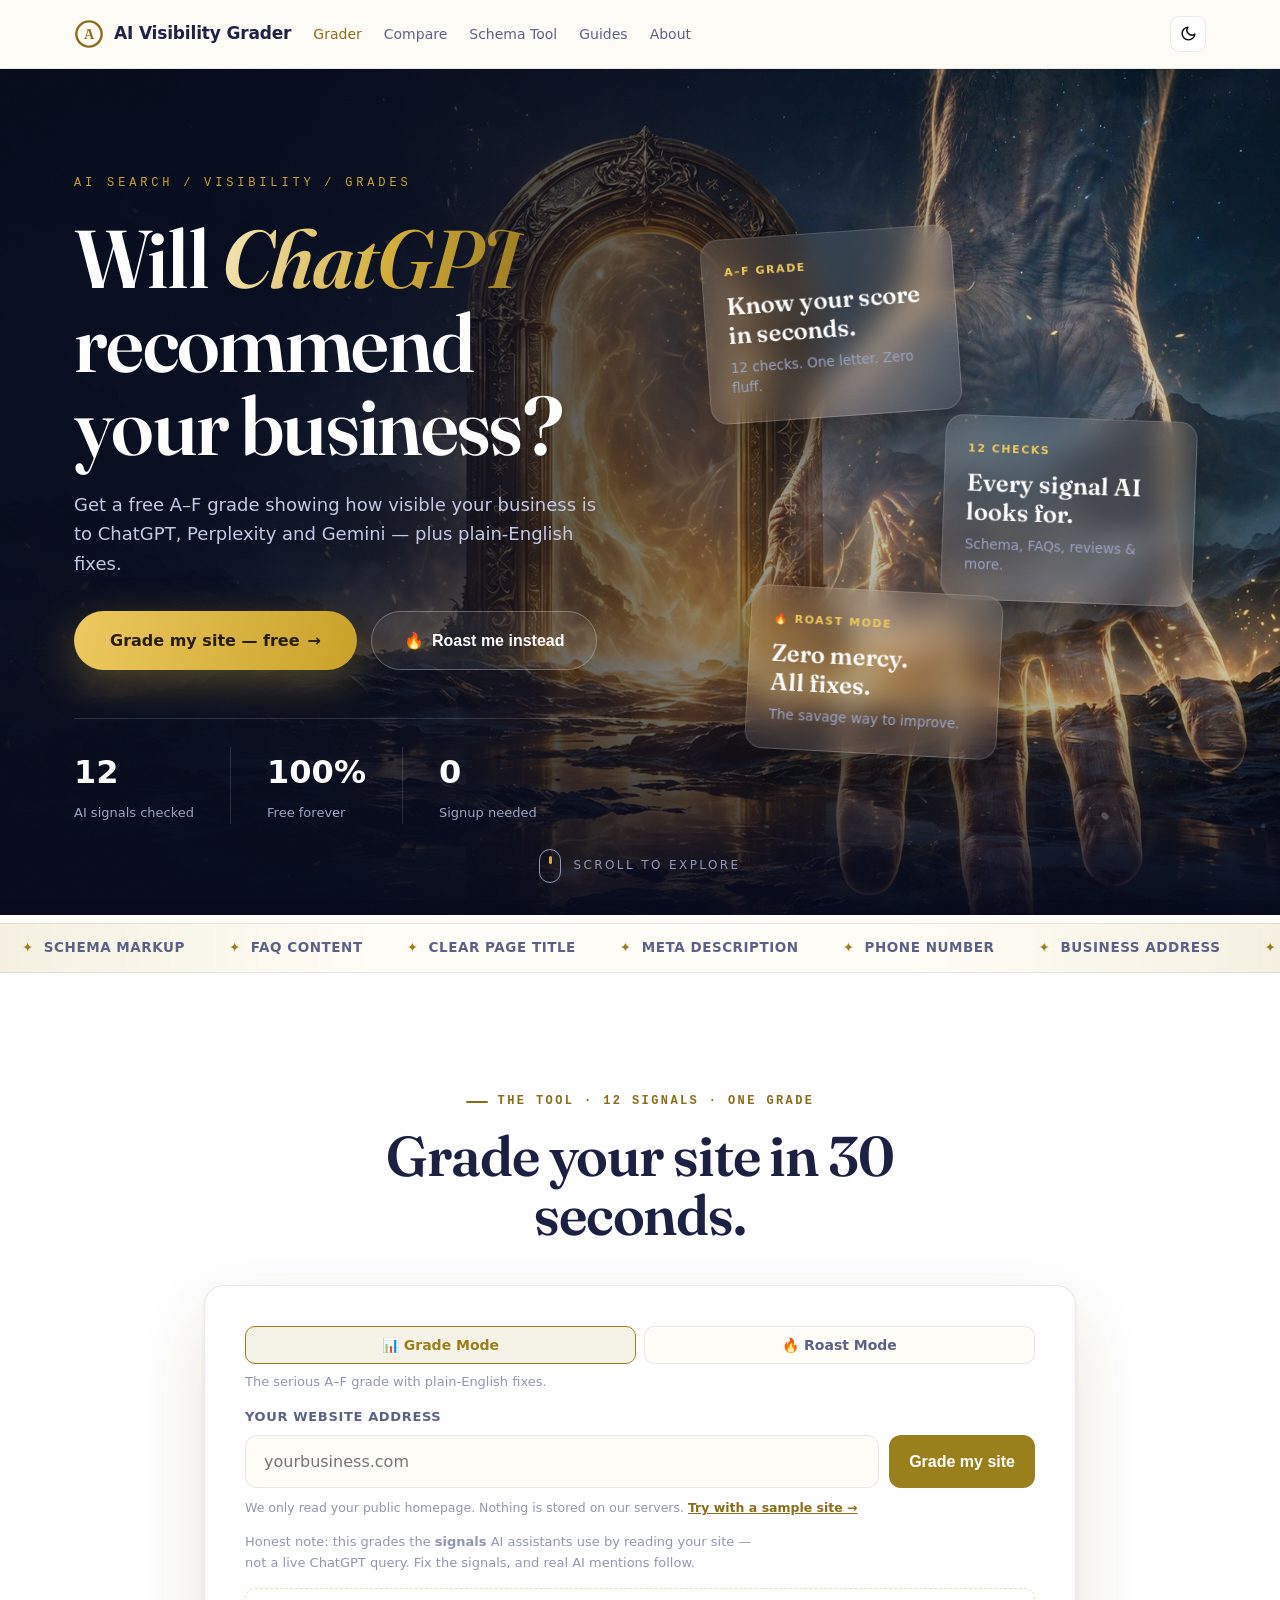
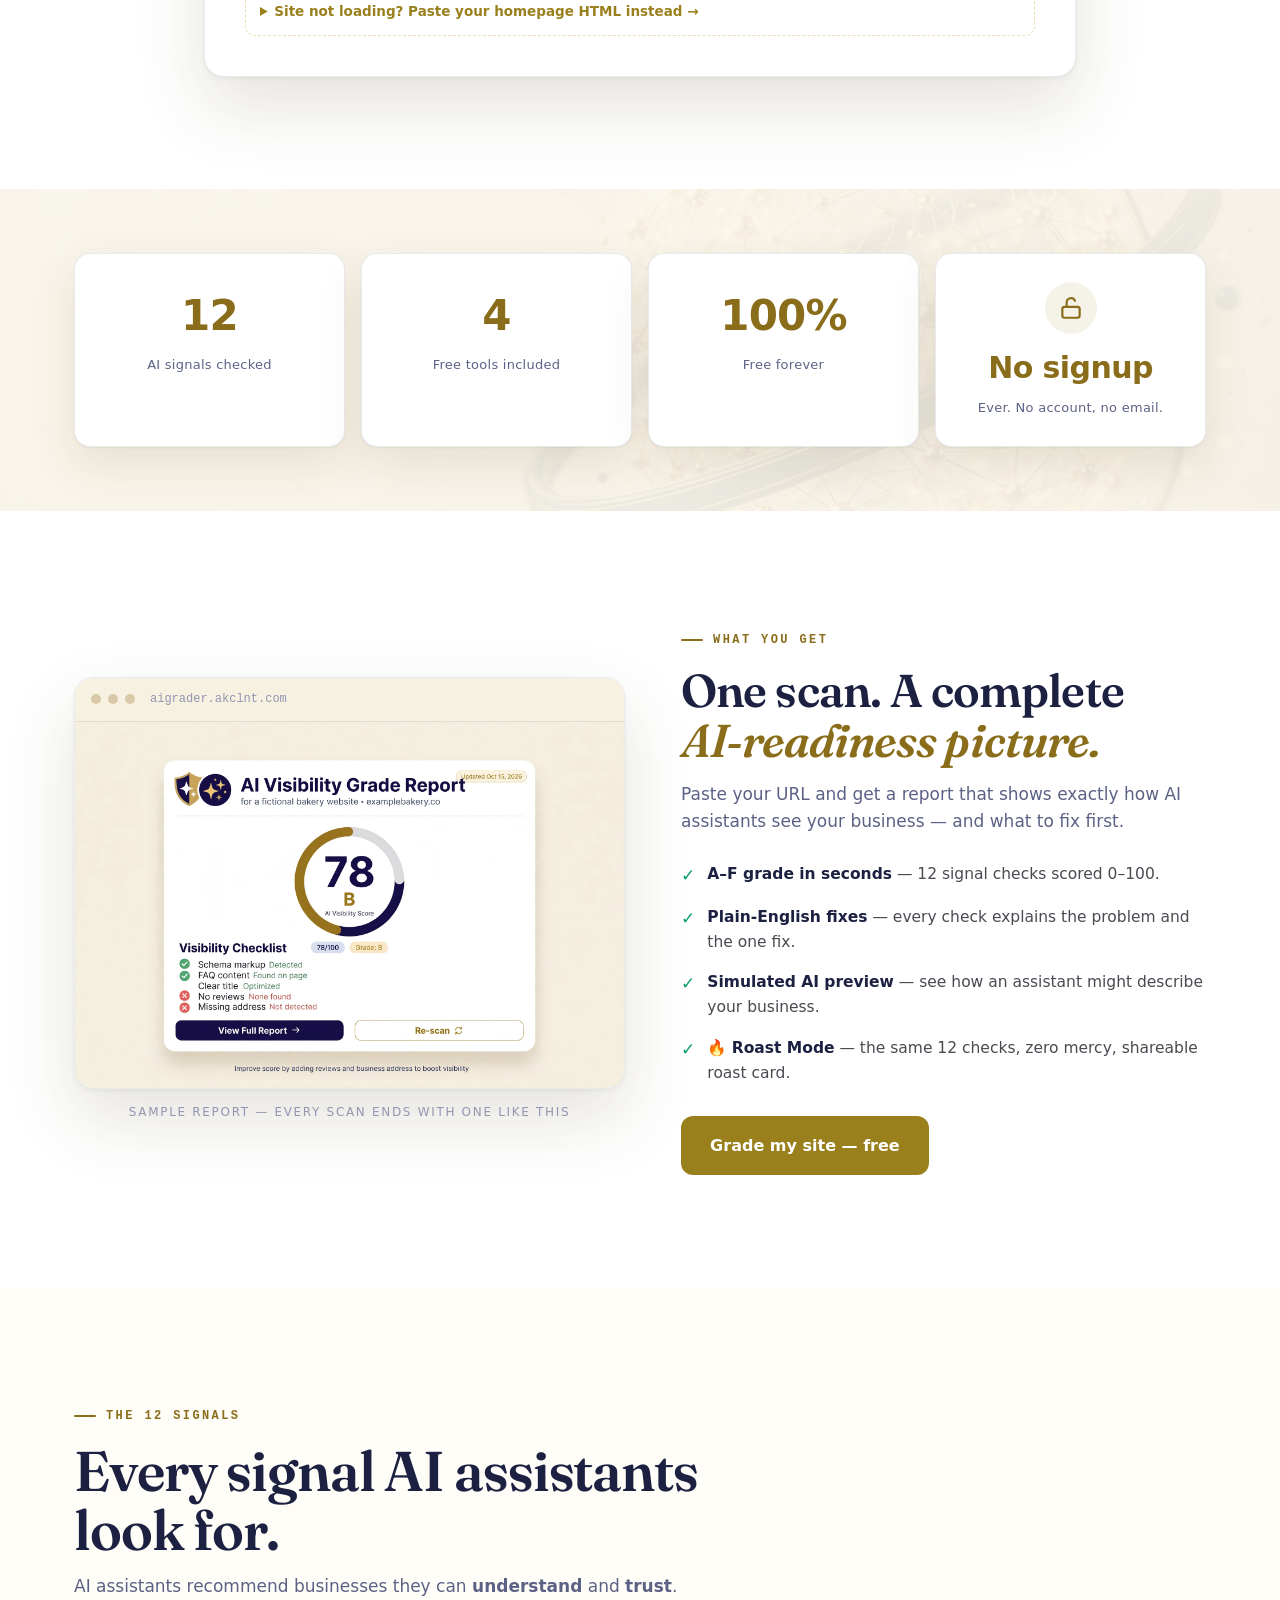
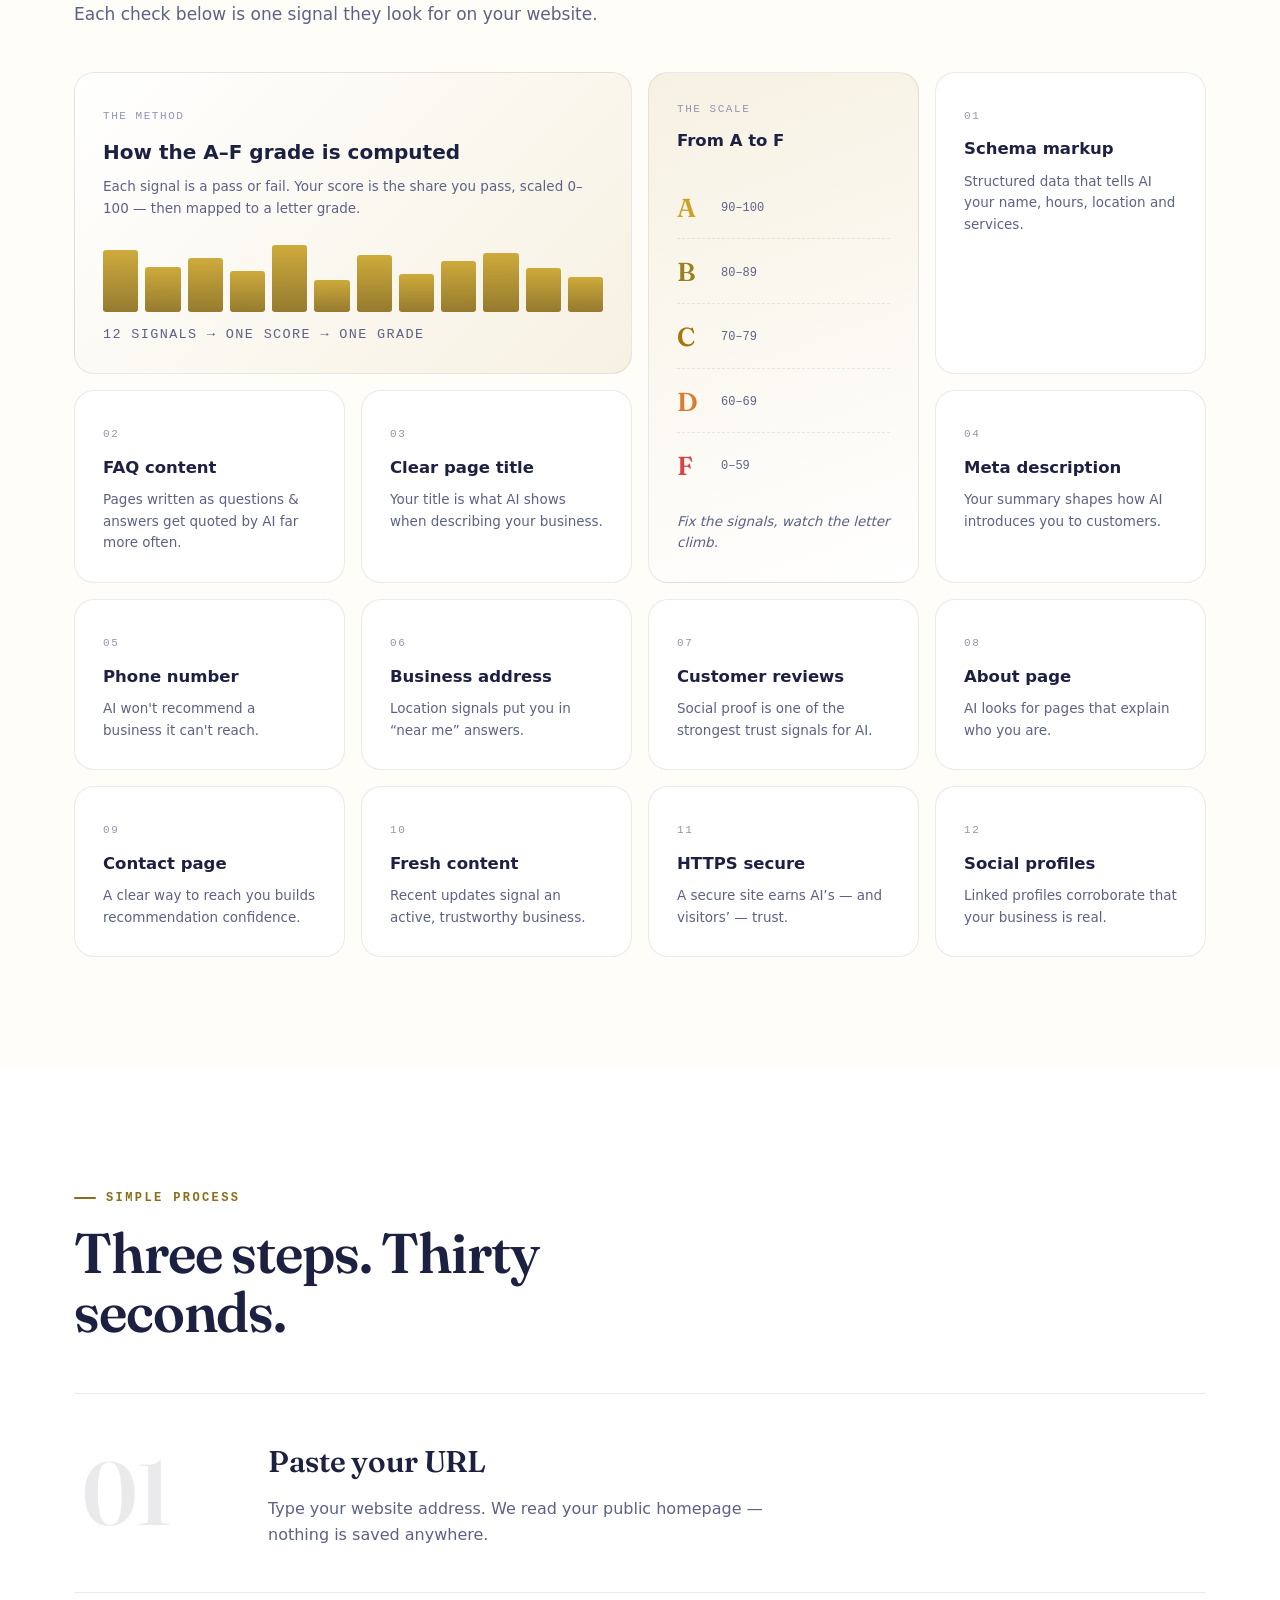
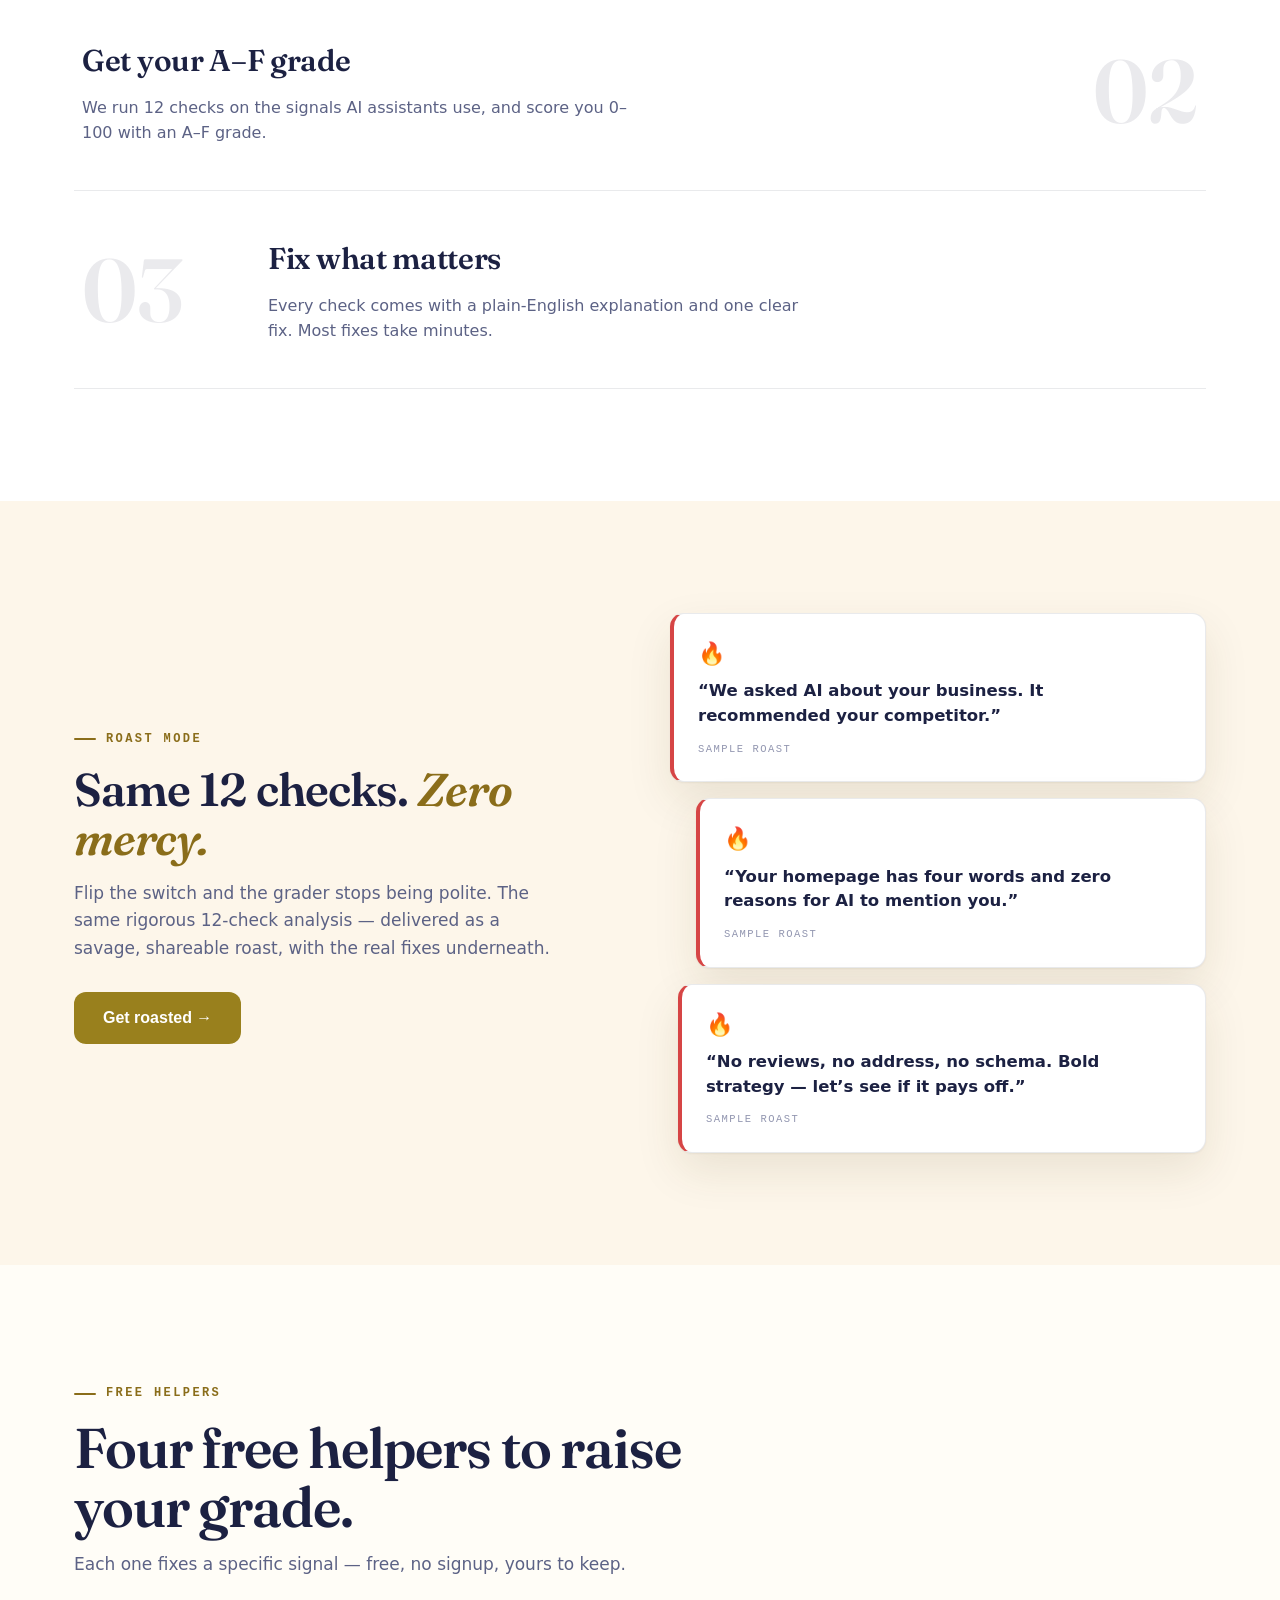
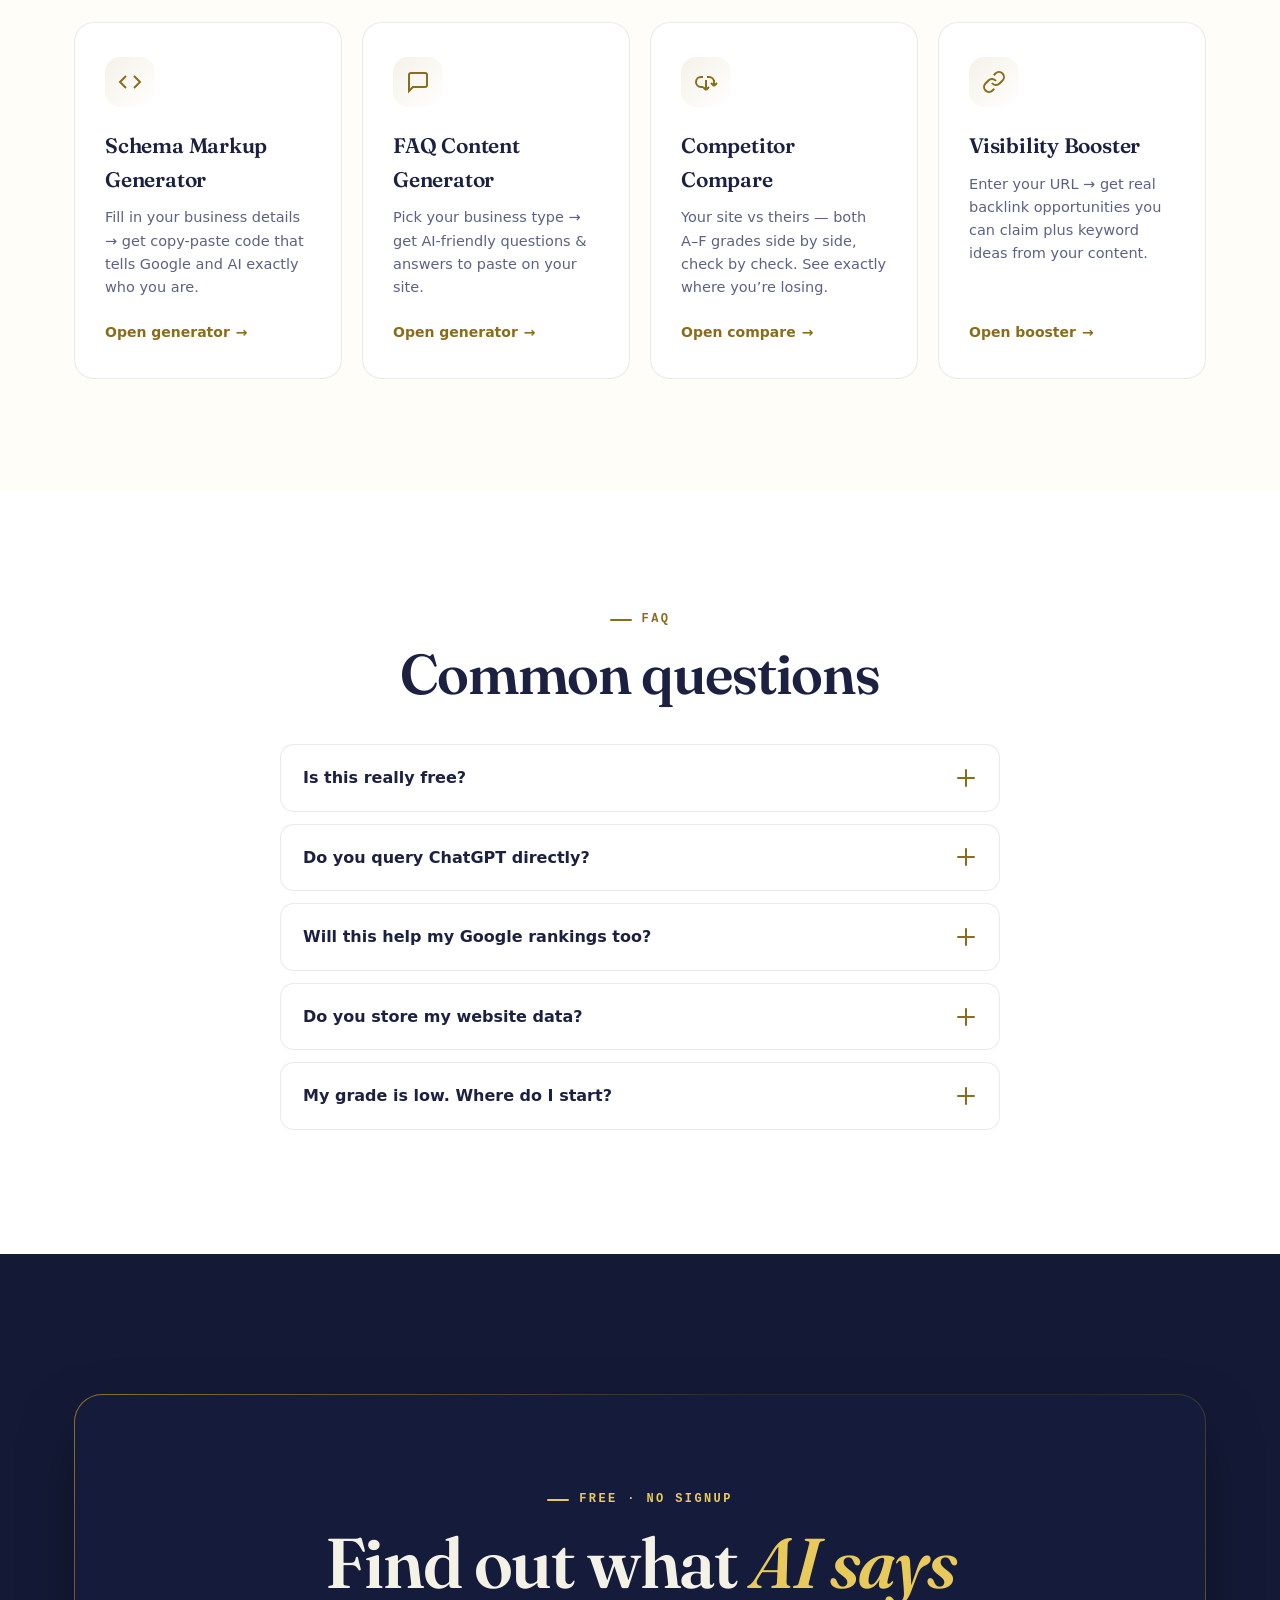
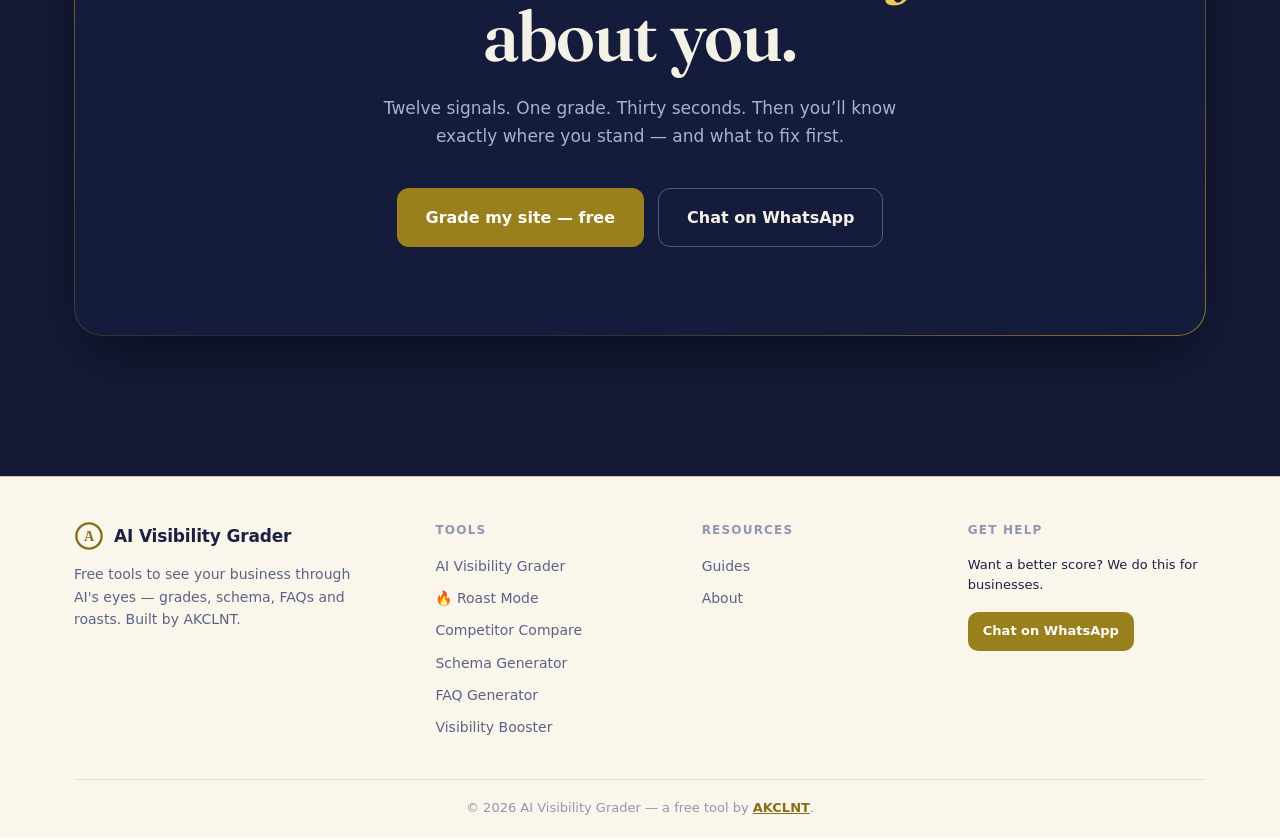
<file: index.html>
<!DOCTYPE html>
<html lang="en">
<head>
<meta charset="utf-8">
<meta name="viewport" content="width=device-width, initial-scale=1">
<title>AI Visibility Grader — Will ChatGPT Recommend You? Free</title>
<meta name="description" content="Free AI visibility check: enter your website URL and see how visible your business is to ChatGPT, Perplexity and Gemini. Get an A–F grade and plain-English fixes.">
<meta property="og:type" content="website">
<meta property="og:site_name" content="AI Visibility Grader">
<meta property="og:title" content="AI Visibility Grader — Will ChatGPT Recommend You? Free">
<meta property="og:description" content="Free AI visibility check: enter your website URL and see how visible your business is to ChatGPT, Perplexity and Gemini. A–F grade + plain-English fixes.">
<meta property="og:url" content="https://aigrader.akclnt.com/">
<meta property="og:image" content="https://aigrader.akclnt.com/og-image.png">
<meta name="twitter:card" content="summary_large_image">
<meta name="twitter:title" content="AI Visibility Grader — Will ChatGPT Recommend Your Business? (Free)">
<meta name="twitter:description" content="Free check: how visible is your business to ChatGPT, Perplexity and Gemini? Get an A–F grade + fixes.">
<meta name="twitter:image" content="https://aigrader.akclnt.com/og-image.png">
<link rel="canonical" href="https://aigrader.akclnt.com/">
<script type="application/ld+json">
{
  "@context": "https://schema.org",
  "@graph": [
    {
      "@type": "WebApplication",
      "name": "AI Visibility Grader",
      "url": "https://aigrader.akclnt.com/",
      "applicationCategory": "BusinessApplication",
      "operatingSystem": "Any",
      "offers": { "@type": "Offer", "price": "0", "priceCurrency": "USD" },
      "description": "Free tool that grades how visible a business website is to AI assistants (ChatGPT, Perplexity, Gemini) across 12 signals, with plain-English fix recommendations."
    },
    {
      "@type": "Organization",
      "name": "AKCLNT",
      "url": "https://akclnt.com",
      "contactPoint": { "@type": "ContactPoint", "contactType": "sales", "url": "https://wa.me/923238559822" }
    },
    {
      "@type": "FAQPage",
      "mainEntity": [
        { "@type": "Question", "name": "Is this really free?", "acceptedAnswer": { "@type": "Answer", "text": "Yes — the grader, the schema generator, the FAQ generator and the competitor comparison are all free, with no signup and no limits." } },
        { "@type": "Question", "name": "Do you query ChatGPT directly?", "acceptedAnswer": { "@type": "Answer", "text": "No. The tool grades the public signals AI assistants use — business data, reviews, FAQs, fresh content — by reading your website. Fix the signals and real AI mentions follow." } },
        { "@type": "Question", "name": "Will this help my Google rankings too?", "acceptedAnswer": { "@type": "Answer", "text": "Most of the 12 checks (reviews, clear content, schema, fresh site) help Google rankings as well." } },
        { "@type": "Question", "name": "Do you store my website data?", "acceptedAnswer": { "@type": "Answer", "text": "No. Nothing is sent to our servers. Your last score is saved only in your own browser." } },
        { "@type": "Question", "name": "My grade is low. Where do I start?", "acceptedAnswer": { "@type": "Answer", "text": "Start with the three highest-impact fixes: add schema markup with the free generator, collect Google reviews, and add an FAQ page. Then re-scan in a few weeks." } }
      ]
    }
  ]
}
</script>
<script>try{if(localStorage.getItem("avg_theme")==="dark")document.documentElement.setAttribute("data-theme","dark");}catch(e){}</script>
<link rel="preconnect" href="https://fonts.googleapis.com">
<link rel="preconnect" href="https://fonts.gstatic.com" crossorigin>
<link href="https://fonts.googleapis.com/css2?family=Fraunces:ital,opsz,wght@0,9..144,600;1,9..144,600&display=swap" rel="stylesheet">
<link rel="stylesheet" href="style.css">
<link rel="icon" href="data:image/svg+xml,<svg xmlns='http://www.w3.org/2000/svg' viewBox='0 0 32 32'><circle cx='16' cy='16' r='13' fill='none' stroke='%23d4af37' stroke-width='3'/><path d='M16 9v7l5 3' stroke='%23d4af37' stroke-width='3' fill='none' stroke-linecap='round'/></svg>">
</head>
<body>

<header class="site">
  <div class="wrap nav">
    <a class="brand" href="index.html">
      <svg class="mark" viewBox="0 0 32 32" aria-hidden="true"><circle cx="16" cy="16" r="13.5"/><text x="16" y="21.8" text-anchor="middle">A</text></svg>
      <span>AI Visibility Grader</span>
    </a>
    <nav class="links" aria-label="Primary">
      <a href="index.html" class="active">Grader</a>
      <a href="compare.html">Compare</a>
      <a href="schema-generator.html">Schema Tool</a>
      <a href="blog/">Guides</a>
      <a href="about.html">About</a>
    </nav>
    <div class="nav-actions">
      <a class="btn btn-accent btn-sm header-cta" id="headerCta" href="#grader">Grade my site</a>
      <button class="theme-btn" id="themeBtn" aria-label="Toggle light/dark theme" title="Light / dark"></button>
      <button class="burger" id="burger" aria-label="Open menu" aria-expanded="false" aria-controls="mobileMenu"><span></span><span></span><span></span></button>
    </div>
  </div>
  <div class="mobile-menu" id="mobileMenu">
    <a href="index.html" class="active">Grader</a>
    <a href="compare.html">Compare</a>
    <a href="schema-generator.html">Schema Tool</a>
    <a href="blog/">Guides</a>
    <a href="about.html">About</a>
    <a class="btn btn-accent" href="#grader">Grade my site — free</a>
  </div>
</header>

<main>
<section class="hero-cine">
  <div class="cine-bg" aria-hidden="true"></div>
  <img class="cine-hand" src="img/hero-hand.png" alt="" aria-hidden="true" loading="eager">
  <div class="cine-shade" aria-hidden="true"></div>
  <div class="wrap cine-grid">
    <div class="cine-copy">
      <span class="cine-kicker">AI Search&ensp;/&ensp;Visibility&ensp;/&ensp;Grades</span>
      <h1>Will <em>ChatGPT</em><br>recommend<br>your business?</h1>
      <p class="cine-lead">Get a free A&ndash;F grade showing how visible your business is to ChatGPT, Perplexity and Gemini &mdash; plus plain-English fixes.</p>
      <div class="hero-ctas">
        <a class="btn btn-cine magnetic" href="#grader">Grade my site &mdash; free <span aria-hidden="true">&rarr;</span></a>
        <button class="btn btn-cine-ghost" id="heroRoastBtn" type="button"><span aria-hidden="true">&#x1F525;</span> Roast me instead</button>
      </div>
      <div class="cine-stats">
        <div><b>12</b><span>AI signals checked</span></div>
        <div><b>100%</b><span>Free forever</span></div>
        <div><b>0</b><span>Signup needed</span></div>
      </div>
    </div>
    <div class="cine-cards" aria-hidden="true">
      <div class="gcard gc-a">
        <div class="gc-tag">A&ndash;F Grade</div>
        <div class="gc-title">Know your score<br>in seconds.</div>
        <div class="gc-sub">12 checks. One letter. Zero fluff.</div>
      </div>
      <div class="gcard gc-b">
        <div class="gc-tag">12 Checks</div>
        <div class="gc-title">Every signal AI<br>looks for.</div>
        <div class="gc-sub">Schema, FAQs, reviews &amp; more.</div>
      </div>
      <div class="gcard gc-c">
        <div class="gc-tag">&#x1F525; Roast Mode</div>
        <div class="gc-title">Zero mercy.<br>All fixes.</div>
        <div class="gc-sub">The savage way to improve.</div>
      </div>
    </div>
  </div>
  <div class="cine-scroll" aria-hidden="true"><span class="mouse"><span></span></span>Scroll to explore</div>
</section>

<div class="ticker" aria-hidden="true">
    <div class="ticker-track">
      <span><i>✦</i>Schema markup</span><span><i>✦</i>FAQ content</span><span><i>✦</i>Clear page title</span><span><i>✦</i>Meta description</span><span><i>✦</i>Phone number</span><span><i>✦</i>Business address</span><span><i>✦</i>Customer reviews</span><span><i>✦</i>About page</span><span><i>✦</i>Contact page</span><span><i>✦</i>Fresh content</span><span><i>✦</i>HTTPS secure</span><span><i>✦</i>Social profiles</span>
      <span><i>✦</i>Schema markup</span><span><i>✦</i>FAQ content</span><span><i>✦</i>Clear page title</span><span><i>✦</i>Meta description</span><span><i>✦</i>Phone number</span><span><i>✦</i>Business address</span><span><i>✦</i>Customer reviews</span><span><i>✦</i>About page</span><span><i>✦</i>Contact page</span><span><i>✦</i>Fresh content</span><span><i>✦</i>HTTPS secure</span><span><i>✦</i>Social profiles</span>
    </div>
  </div>

<section class="band-white grader-sec">
  <div class="wrap grader-wrap">
    <div class="sec-head center reveal">
      <span class="kicker">The tool · 12 signals · one grade</span>
      <h2>Grade your site in 30 seconds.</h2>
    </div>
    <section class="grader" id="grader">
    <div class="mode-toggle" role="tablist" aria-label="Grader mode">
      <button class="mode-pill active" id="modeGrade" role="tab" aria-selected="true">📊 Grade Mode</button>
      <button class="mode-pill" id="modeRoast" role="tab" aria-selected="false">🔥 Roast Mode</button>
    </div>
    <p class="mode-desc" id="modeDesc">The serious A–F grade with plain-English fixes.</p>
    <label for="url">Your website address</label>
    <div class="url-row">
      <input type="url" id="url" placeholder="yourbusiness.com" autocomplete="url" inputmode="url">
      <button class="btn btn-accent" id="scanBtn">Grade my site</button>
    </div>
    <p class="hint">We only read your public homepage. Nothing is stored on our servers.
      <a href="#" id="sampleBtn" class="accent-link">Try with a sample site →</a></p>
    <p class="grader-note">Honest note: this grades the <b>signals</b> AI assistants use by reading your site — not a live ChatGPT query. Fix the signals, and real AI mentions follow.</p>
    <div class="spinner" id="spinner"><span class="spin"></span><span id="spinText">Fetching your site…</span></div>
    <div class="error-box" id="errBox"></div>

    <details class="paste-fallback" id="pasteBox">
      <summary>Site not loading? Paste your homepage HTML instead →</summary>
      <p class="hint">Open your homepage in a browser → right-click → <b>View page source</b> → copy everything (Ctrl+A, Ctrl+C) → paste it below. Nothing leaves your browser.</p>
      <textarea id="pasteArea" rows="6" placeholder="Paste your homepage HTML source here…"></textarea>
      <button class="btn btn-accent" id="pasteBtn">Grade pasted HTML</button>
    </details>

    <div class="results" id="results">
      <div class="score-hero">
        <div class="ring" id="ring"><div class="inner"><span class="num" id="scoreNum">0</span><span class="grd" id="gradeLetter">–</span></div></div>
        <div class="score-meta">
          <h2 id="scoreTitle">Your AI visibility grade</h2>
          <p id="scoreDesc"></p>
          <span class="delta" id="delta" style="display:none"></span>
        </div>
      </div>
      <div class="result-actions">
        <button class="btn btn-ghost btn-sm" id="copyLink">Copy results link</button>
        <button class="btn btn-ghost btn-sm" onclick="window.print()">Save as PDF</button>
      </div>
      <div class="checks" id="checks"></div>
      <div class="ai-preview">
        <div class="lbl">Simulated AI preview</div>
        <div class="chat-card">
          <div class="q">"Which business should I choose?"</div>
          <div class="a" id="aiPreviewText"></div>
        </div>
      </div>
      <div id="roastWrap"></div>
    </div>
    </section>
  </div>
</section>

<section class="band-champagne stats-sec">
  <div class="wrap">
    <div class="stats-band">
      <div class="stat reveal"><b data-count="12">0</b><small>AI signals checked</small></div>
      <div class="stat reveal"><b data-count="4">0</b><small>Free tools included</small></div>
      <div class="stat reveal"><b data-count="100" data-suffix="%">0</b><small>Free forever</small></div>
      <div class="stat reveal stat-word"><span class="lock" aria-hidden="true"><svg viewBox="0 0 24 24" width="26" height="26" fill="none" stroke="currentColor" stroke-width="2" stroke-linecap="round"><rect x="4" y="11" width="16" height="10" rx="2"/><path d="M8 11V7a4 4 0 0 1 7.7-1.6"/></svg></span><b>No signup</b><small>Ever. No account, no email.</small></div>
    </div>
  </div>
</section>

<section class="block band-white">
  <div class="wrap">
    <div class="showcase">
      <div class="shot reveal">
        <div class="browser-frame">
          <div class="bf-bar" aria-hidden="true"><span></span><span></span><span></span><em>aigrader.akclnt.com</em></div>
          <img src="img/grade-report-mockup.png" alt="Sample AI Visibility Grade Report showing a B grade with a visibility checklist" loading="lazy">
        </div>
        <p class="shot-cap">Sample report — every scan ends with one like this</p>
      </div>
      <div class="reveal">
        <span class="kicker">What you get</span>
        <h2 class="show-h2">One scan. A complete <em class="gold-it">AI&#8209;readiness picture.</em></h2>
        <p class="show-lead">Paste your URL and get a report that shows exactly how AI assistants see your business — and what to fix first.</p>
        <ul class="show-list">
          <li><span class="tick">✓</span><span><b>A–F grade in seconds</b> — 12 signal checks scored 0–100.</span></li>
          <li><span class="tick">✓</span><span><b>Plain-English fixes</b> — every check explains the problem and the one fix.</span></li>
          <li><span class="tick">✓</span><span><b>Simulated AI preview</b> — see how an assistant might describe your business.</span></li>
          <li><span class="tick">✓</span><span><b>🔥 Roast Mode</b> — the same 12 checks, zero mercy, shareable roast card.</span></li>
        </ul>
        <a class="btn btn-accent btn-lg" href="#grader">Grade my site — free</a>
      </div>
    </div>
  </div>
</section>



<section class="block">
  <div class="wrap">
    <div class="sec-head reveal">
      <span class="kicker">The 12 signals</span>
      <h2>Every signal AI assistants look for.</h2>
      <p>AI assistants recommend businesses they can <b>understand</b> and <b>trust</b>. Each check below is one signal they look for on your website.</p>
    </div>
    <div class="bento" id="signalGrid"></div>
  </div>
</section>

<section class="block band-white">
  <div class="wrap">
    <div class="sec-head reveal">
      <span class="kicker">Simple process</span>
      <h2>Three steps. Thirty seconds.</h2>
    </div>
    <div class="how">
      <div class="how-row reveal">
        <span class="how-num" aria-hidden="true">01</span>
        <div><h3>Paste your URL</h3><p>Type your website address. We read your public homepage — nothing is saved anywhere.</p></div>
      </div>
      <div class="how-row reveal">
        <span class="how-num" aria-hidden="true">02</span>
        <div><h3>Get your A–F grade</h3><p>We run 12 checks on the signals AI assistants use, and score you 0–100 with an A–F grade.</p></div>
      </div>
      <div class="how-row reveal">
        <span class="how-num" aria-hidden="true">03</span>
        <div><h3>Fix what matters</h3><p>Every check comes with a plain-English explanation and one clear fix. Most fixes take minutes.</p></div>
      </div>
    </div>
  </div>
</section>

<section class="block band-tint">
  <div class="wrap">
    <div class="roast-split">
      <div class="reveal">
        <span class="kicker">Roast mode</span>
        <h2 class="roast-h2">Same 12 checks. <em class="gold-it">Zero mercy.</em></h2>
        <p class="roast-lead">Flip the switch and the grader stops being polite. The same rigorous 12-check analysis — delivered as a savage, shareable roast, with the real fixes underneath.</p>
        <button class="btn btn-accent btn-lg" data-activate-roast type="button">Get roasted →</button>
      </div>
      <div class="roast-quotes">
        <div class="rq reveal"><span class="rq-flame" aria-hidden="true">🔥</span><p>&ldquo;We asked AI about your business. It recommended your competitor.&rdquo;</p><span class="rq-tag">Sample roast</span></div>
        <div class="rq reveal"><span class="rq-flame" aria-hidden="true">🔥</span><p>&ldquo;Your homepage has four words and zero reasons for AI to mention you.&rdquo;</p><span class="rq-tag">Sample roast</span></div>
        <div class="rq reveal"><span class="rq-flame" aria-hidden="true">🔥</span><p>&ldquo;No reviews, no address, no schema. Bold strategy &mdash; let&rsquo;s see if it pays off.&rdquo;</p><span class="rq-tag">Sample roast</span></div>
      </div>
    </div>
  </div>
</section>

<section class="block">
  <div class="wrap">
    <div class="sec-head reveal">
      <span class="kicker">Free helpers</span>
      <h2>Four free helpers to raise your grade.</h2>
      <p>Each one fixes a specific signal &mdash; free, no signup, yours to keep.</p>
    </div>
    <div class="tool-grid3">
      <a class="tool-card reveal" href="schema-generator.html">
        <div class="tic"><svg viewBox="0 0 24 24" fill="none" stroke-width="2"><path d="M16 18l6-6-6-6M8 6l-6 6 6 6"/></svg></div>
        <h3>Schema Markup Generator</h3>
        <p>Fill in your business details &rarr; get copy-paste code that tells Google and AI exactly who you are.</p>
        <span class="go">Open generator</span>
      </a>
      <a class="tool-card reveal" href="faq-generator.html">
        <div class="tic"><svg viewBox="0 0 24 24" fill="none" stroke-width="2"><path d="M21 15a2 2 0 01-2 2H7l-4 4V5a2 2 0 012-2h14a2 2 0 012 2z"/></svg></div>
        <h3>FAQ Content Generator</h3>
        <p>Pick your business type &rarr; get AI-friendly questions &amp; answers to paste on your site.</p>
        <span class="go">Open generator</span>
      </a>
      <a class="tool-card reveal" href="compare.html">
        <div class="tic"><svg viewBox="0 0 24 24" fill="none" stroke-width="2"><path d="M9 17H7A5 5 0 017 7h2m4 0h2a5 5 0 015 5v2m-5 3l-3 3m0 0l-3-3m3 3V10m5 3l3 3m0 0l3-3m-3 3V10"/></svg></div>
        <h3>Competitor Compare</h3>
        <p>Your site vs theirs &mdash; both A&ndash;F grades side by side, check by check. See exactly where you&rsquo;re losing.</p>
        <span class="go">Open compare</span>
      </a>
      <a class="tool-card reveal" href="booster.html">
        <div class="tic"><svg viewBox="0 0 24 24" fill="none" stroke-width="2"><path d="M10 13a5 5 0 007.54.54l3-3a5 5 0 00-7.07-7.07l-1.72 1.71"/><path d="M14 11a5 5 0 00-7.54-.54l-3 3a5 5 0 007.07 7.07l1.71-1.71"/></svg></div>
        <h3>Visibility Booster</h3>
        <p>Enter your URL &rarr; get real backlink opportunities you can claim plus keyword ideas from your content.</p>
        <span class="go">Open booster</span>
      </a>
    </div>
  </div>
</section>

<section class="block band-white">
  <div class="wrap">
    <div class="sec-head center reveal">
      <span class="kicker">FAQ</span>
      <h2>Common questions</h2>
    </div>
    <div class="faq-acc" id="homeFaq"></div>
  </div>
</section>

<section class="cta-band">
  <div class="wrap">
    <div class="cta-panel reveal">
      <span class="kicker kicker-light">Free · No signup</span>
      <h2>Find out what <em class="gold-it">AI says</em> about you.</h2>
      <p>Twelve signals. One grade. Thirty seconds. Then you&rsquo;ll know exactly where you stand &mdash; and what to fix first.</p>
      <div class="cta-btns">
        <a class="btn btn-accent btn-lg" href="#grader">Grade my site — free</a>
        <a class="btn btn-ghost btn-lg cta-wa" href="https://wa.me/923238559822?text=Hi!%20I%20used%20the%20AI%20Visibility%20Grader%20and%20want%20help%20improving%20my%20score.">Chat on WhatsApp</a>
      </div>
    </div>
  </div>
</section>
</main>

<footer class="site">
  <div class="wrap">
    <div class="foot-grid">
      <div class="fbrand">
        <a class="brand" href="index.html">
          <svg class="mark" viewBox="0 0 32 32" aria-hidden="true"><circle cx="16" cy="16" r="13.5"/><text x="16" y="21.8" text-anchor="middle">A</text></svg>
          <span>AI Visibility Grader</span>
        </a>
        <p>Free tools to see your business through AI's eyes — grades, schema, FAQs and roasts. Built by AKCLNT.</p>
      </div>
      <div class="fcol">
        <h4>Tools</h4>
        <a href="index.html">AI Visibility Grader</a>
        <a href="index.html#grader">🔥 Roast Mode</a>
        <a href="compare.html">Competitor Compare</a>
        <a href="schema-generator.html">Schema Generator</a>
        <a href="faq-generator.html">FAQ Generator</a>
        <a href="booster.html">Visibility Booster</a>
      </div>
      <div class="fcol">
        <h4>Resources</h4>
        <a href="blog/">Guides</a>
        <a href="about.html">About</a>
      </div>
      <div class="fcol">
        <h4>Get help</h4>
        <span class="fine">Want a better score? We do this for businesses.</span>
        <a class="btn btn-accent btn-sm" href="https://wa.me/923238559822">Chat on WhatsApp</a>
      </div>
    </div>
    <div class="foot-bar">
      <span class="fine">&copy; <span id="yr"></span> AI Visibility Grader — a free tool by <a href="https://akclnt.com" class="akclnt-link">AKCLNT</a>.</span>
      
    </div>
  </div>
</footer>

<script src="grader.js"></script>
<script src="roast.js"></script>
<script src="hero3d.js"></script>
<script>
(function(){
  "use strict";
  document.getElementById("yr").textContent = new Date().getFullYear();

  /* ---- bento: all 12 signals ---- */
  var signals = [
    ["Schema markup","Structured data that tells AI your name, hours, location and services."],
    ["FAQ content","Pages written as questions & answers get quoted by AI far more often."],
    ["Clear page title","Your title is what AI shows when describing your business."],
    ["Meta description","Your summary shapes how AI introduces you to customers."],
    ["Phone number","AI won't recommend a business it can't reach."],
    ["Business address","Location signals put you in \u201cnear me\u201d answers."],
    ["Customer reviews","Social proof is one of the strongest trust signals for AI."],
    ["About page","AI looks for pages that explain who you are."],
    ["Contact page","A clear way to reach you builds recommendation confidence."],
    ["Fresh content","Recent updates signal an active, trustworthy business."],
    ["HTTPS secure","A secure site earns AI\u2019s \u2014 and visitors\u2019 \u2014 trust."],
    ["Social profiles","Linked profiles corroborate that your business is real."]
  ];
  var barH = [86,62,74,56,92,44,78,52,70,82,60,48];
  var bento = '';
  bento += '<div class="bcell b-wide reveal"><span class="bnum">The method</span><h3>How the A\u2013F grade is computed</h3>' +
    '<p>Each signal is a pass or fail. Your score is the share you pass, scaled 0\u2013100 \u2014 then mapped to a letter grade.</p>' +
    '<div class="bars" aria-hidden="true">' + barH.map(function(h){ return '<i style="height:'+h+'%"></i>'; }).join("") + '</div>' +
    '<p class="bars-cap">12 signals \u2192 one score \u2192 one grade</p></div>';
  var grades = [["A","90\u2013100","#c9a227"],["B","80\u201389","#99801d"],["C","70\u201379","#a5760a"],["D","60\u201369","#d97a2e"],["F","0\u201359","#d64545"]];
  bento += '<div class="bcell b-tall reveal"><span class="bnum">The scale</span><h3>From A to F</h3><div class="scale">' +
    grades.map(function(g){ return '<div class="srow"><b style="color:'+g[2]+'">'+g[0]+'</b><span>'+g[1]+'</span></div>'; }).join("") +
    '</div><p class="scale-note">Fix the signals, watch the letter climb.</p></div>';
  bento += signals.map(function(s, i){
    var n = (i+1 < 10 ? "0" : "") + (i+1);
    return '<div class="bcell reveal"><span class="bnum">' + n + '</span><h3>' + s[0] + '</h3><p>' + s[1] + '</p></div>';
  }).join("");
  document.getElementById("signalGrid").innerHTML = bento;

  /* homepage SEO FAQ */
  var homeFaqs = [
    ["Is this really free?", "Yes — the grader, the schema generator, the FAQ generator and the competitor comparison are all free, with no signup and no limits."],
    ["Do you query ChatGPT directly?", "No, and we're honest about that. The tool grades the public signals AI assistants use — business data, reviews, FAQs, fresh content — by reading your website. Fix the signals and real AI mentions follow."],
    ["Will this help my Google rankings too?", "Most of the 12 checks (reviews, clear content, schema, fresh site) help Google rankings as well. The overlap is large — see our guide on AI visibility vs SEO."],
    ["Do you store my website data?", "No. Nothing is sent to our servers. Your last score is saved only in your own browser so we can show improvement over time."],
    ["My grade is low. Where do I start?", "Start with the three highest-impact fixes: add schema markup (use our free generator), collect Google reviews, and add an FAQ page. Then re-scan in a few weeks."]
  ];
  var hf = document.getElementById("homeFaq");
  if(hf){
    hf.innerHTML = homeFaqs.map(function(f){
      return '<details class="acc"><summary>' + f[0] + '<span class="acc-x" aria-hidden="true"></span></summary><div class="acc-a">' + f[1] + '</div></details>';
    }).join("");
  }

  var urlInput = document.getElementById("url"),
      scanBtn = document.getElementById("scanBtn"),
      spinner = document.getElementById("spinner"),
      spinText = document.getElementById("spinText"),
      errBox = document.getElementById("errBox"),
      results = document.getElementById("results");

  /* ---- mode toggle: Grade vs Roast ---- */
  var mode = "grade";
  try{ mode = localStorage.getItem("avg_mode") || "grade"; }catch(e){}
  if(mode !== "roast") mode = "grade";
  var modeGradeBtn = document.getElementById("modeGrade"),
      modeRoastBtn = document.getElementById("modeRoast"),
      modeDesc = document.getElementById("modeDesc");
  var GRADE_STEPS = ["Fetching your site…","Reading your pages…","Checking 12 AI signals…","Calculating your grade…"];
  var ROAST_STEPS = ["Warming up the flamethrower…","Reading your site…","Finding things to roast…","Plating your roast…"];
  function applyMode(){
    var roast = (mode === "roast");
    modeGradeBtn.classList.toggle("active", !roast);
    modeRoastBtn.classList.toggle("active", roast);
    modeGradeBtn.setAttribute("aria-selected", String(!roast));
    modeRoastBtn.setAttribute("aria-selected", String(roast));
    modeDesc.textContent = roast
      ? "Same 12 checks. Zero mercy. Get roasted — then get the fixes."
      : "The serious A–F grade with plain-English fixes.";
    scanBtn.textContent = roast ? "🔥 Roast my site" : "Grade my site";
    try{ localStorage.setItem("avg_mode", mode); }catch(e){}
  }
  modeGradeBtn.addEventListener("click", function(){ mode="grade"; applyMode(); });
  modeRoastBtn.addEventListener("click", function(){ mode="roast"; applyMode(); });
  applyMode();

  /* hero CTA: jump to grader in roast mode */
  var heroRoastBtn = document.getElementById("heroRoastBtn");
  if(heroRoastBtn) heroRoastBtn.addEventListener("click", function(){
    mode = "roast"; applyMode();
    document.getElementById("grader").scrollIntoView({behavior:"smooth", block:"start"});
  });

  function setLoading(on, msg){
    spinner.classList.toggle("on", on);
    scanBtn.disabled = on;
    if(msg) spinText.textContent = msg;
  }
  function showError(msg){
    errBox.textContent = msg;
    errBox.classList.add("on");
  }

  function render(res){
    var roastWrap = document.getElementById("roastWrap");
    var gradeBits = results.querySelectorAll(":scope > :not(#roastWrap)");
    if(mode === "roast" && window.Roast){
      for(var gi=0; gi<gradeBits.length; gi++) gradeBits[gi].style.display = "none";
      results.classList.add("on");
      roastWrap.style.display = "block";
      window.Roast.renderInto(roastWrap, res);
      results.scrollIntoView({behavior:"smooth", block:"start"});
      return;
    }
    for(var gj=0; gj<gradeBits.length; gj++) gradeBits[gj].style.display = "";
    roastWrap.style.display = "none";
    roastWrap.innerHTML = "";
    results.classList.add("on");
    var ring = document.getElementById("ring");
    ring.style.setProperty("--p", res.score);
    ring.style.setProperty("--rc", AVG.gradeColor(res.grade));
    /* animate number */
    var n = 0, target = res.score, numEl = document.getElementById("scoreNum");
    var t = setInterval(function(){
      n += Math.max(1, Math.round((target-n)/8));
      if(n >= target){ n = target; clearInterval(t); }
      numEl.textContent = n;
    }, 30);
    document.getElementById("gradeLetter").textContent = "Grade " + res.grade;
    document.getElementById("scoreTitle").textContent = res.domain + " — Grade " + res.grade;
    document.getElementById("scoreDesc").textContent = AVG.gradeLabel(res.grade) +
      ". Scored " + res.score + " out of 100 across 12 AI-visibility signals.";

    var d = document.getElementById("delta");
    if(res.delta){
      var diff = res.delta.diff;
      d.style.display = "inline-block";
      d.className = "delta " + (diff > 0 ? "up" : (diff < 0 ? "down" : "same"));
      d.textContent = diff > 0 ? "▲ Improved by " + diff + " points since " + res.delta.prevDate
                    : (diff < 0 ? "▼ Down by " + Math.abs(diff) + " points since " + res.delta.prevDate
                    : "No change since " + res.delta.prevDate);
    } else { d.style.display = "none"; }

    /* fails first, passes collapsed into a summary */
    var order = {fail:0, warn:1, pass:2};
    var sorted = res.checks.slice().sort(function(a,b){ return order[a.status]-order[b.status]; });
    function checkHtml(c){
      return '<div class="check ' + c.status + '"><div class="ctop">' + AVG.iconFor(c.status) +
        '<span class="cname">' + c.name + '</span><span class="badge ' + c.status + '">' + AVG.badgeFor(c.status) + '</span></div>' +
        '<div class="why">' + c.detail + '</div>' +
        (c.status !== "pass" ? '<div class="fix"><b>Fix:</b> ' + c.fix + '</div>' : '') + '</div>';
    }
    var fw = sorted.filter(function(c){ return c.status !== "pass"; });
    var ps = sorted.filter(function(c){ return c.status === "pass"; });
    var checksHtml = fw.map(checkHtml).join("");
    if(ps.length){
      checksHtml += '<details class="passes-acc"><summary>' + ps.length + ' passed — show details</summary>' +
        ps.map(checkHtml).join("") + '</details>';
    }
    document.getElementById("checks").innerHTML = checksHtml;

    document.getElementById("aiPreviewText").textContent = res.preview;

    document.getElementById("copyLink").onclick = function(){
      var link = location.origin + location.pathname + "#scan=" + encodeURIComponent(res.domain);
      navigator.clipboard.writeText(link).then(function(){
        document.getElementById("copyLink").textContent = "Link copied!";
        setTimeout(function(){ document.getElementById("copyLink").textContent = "Copy results link"; }, 2000);
      });
    };

    results.scrollIntoView({behavior:"smooth", block:"start"});
  }

  function doScan(){
    errBox.classList.remove("on");
    results.classList.remove("on");
    var raw = urlInput.value.trim();
    if(!AVG.normalizeUrl(raw)){ showError("Please enter a valid website address, e.g. yourbusiness.com"); return; }
    setLoading(true, "Fetching your site…");
    var steps = (mode === "roast") ? ROAST_STEPS : GRADE_STEPS;
    var si = 0;
    var stepT = setInterval(function(){ si = (si+1) % steps.length; spinText.textContent = steps[si]; }, 1800);
    AVG.grade(raw).then(function(res){
      clearInterval(stepT); setLoading(false);
      render(res);
    }).catch(function(e){
      clearInterval(stepT); setLoading(false);
      showError(e && e.message === "bad_url"
        ? "Please enter a valid website address, e.g. yourbusiness.com"
        : "Couldn't fetch that website automatically (some sites block automated checks). Paste your homepage HTML below instead — it gives the same grade.");
      document.getElementById("pasteBox").open = true;
    });
  }

  /* paste-HTML fallback */
  document.getElementById("pasteBtn").addEventListener("click", function(){
    errBox.classList.remove("on");
    results.classList.remove("on");
    var html = document.getElementById("pasteArea").value;
    var raw = urlInput.value.trim() || "pasted-site";
    if(!html || html.length < 200){ showError("Please paste your homepage HTML source first (View page source → copy → paste)."); return; }
    setLoading(true, mode === "roast" ? "Roasting pasted HTML…" : "Grading pasted HTML…");
    AVG.gradeHtml(html, raw).then(function(res){
      setLoading(false);
      render(res);
    }).catch(function(){
      setLoading(false);
      showError("That didn't look like valid HTML. Copy the full page source and try again.");
    });
  });

  scanBtn.addEventListener("click", doScan);
  urlInput.addEventListener("keydown", function(e){ if(e.key === "Enter") doScan(); });
  document.getElementById("sampleBtn").addEventListener("click", function(e){
    e.preventDefault();
    urlInput.value = "example.com";
    doScan();
  });

  /* deep link: index.html#scan=example.com */
  if(location.hash.indexOf("#scan=") === 0){
    var d = decodeURIComponent(location.hash.slice(6));
    urlInput.value = d;
    doScan();
  }
})();
</script>
<script src="site.js"></script>
</body>
</html>
</file>
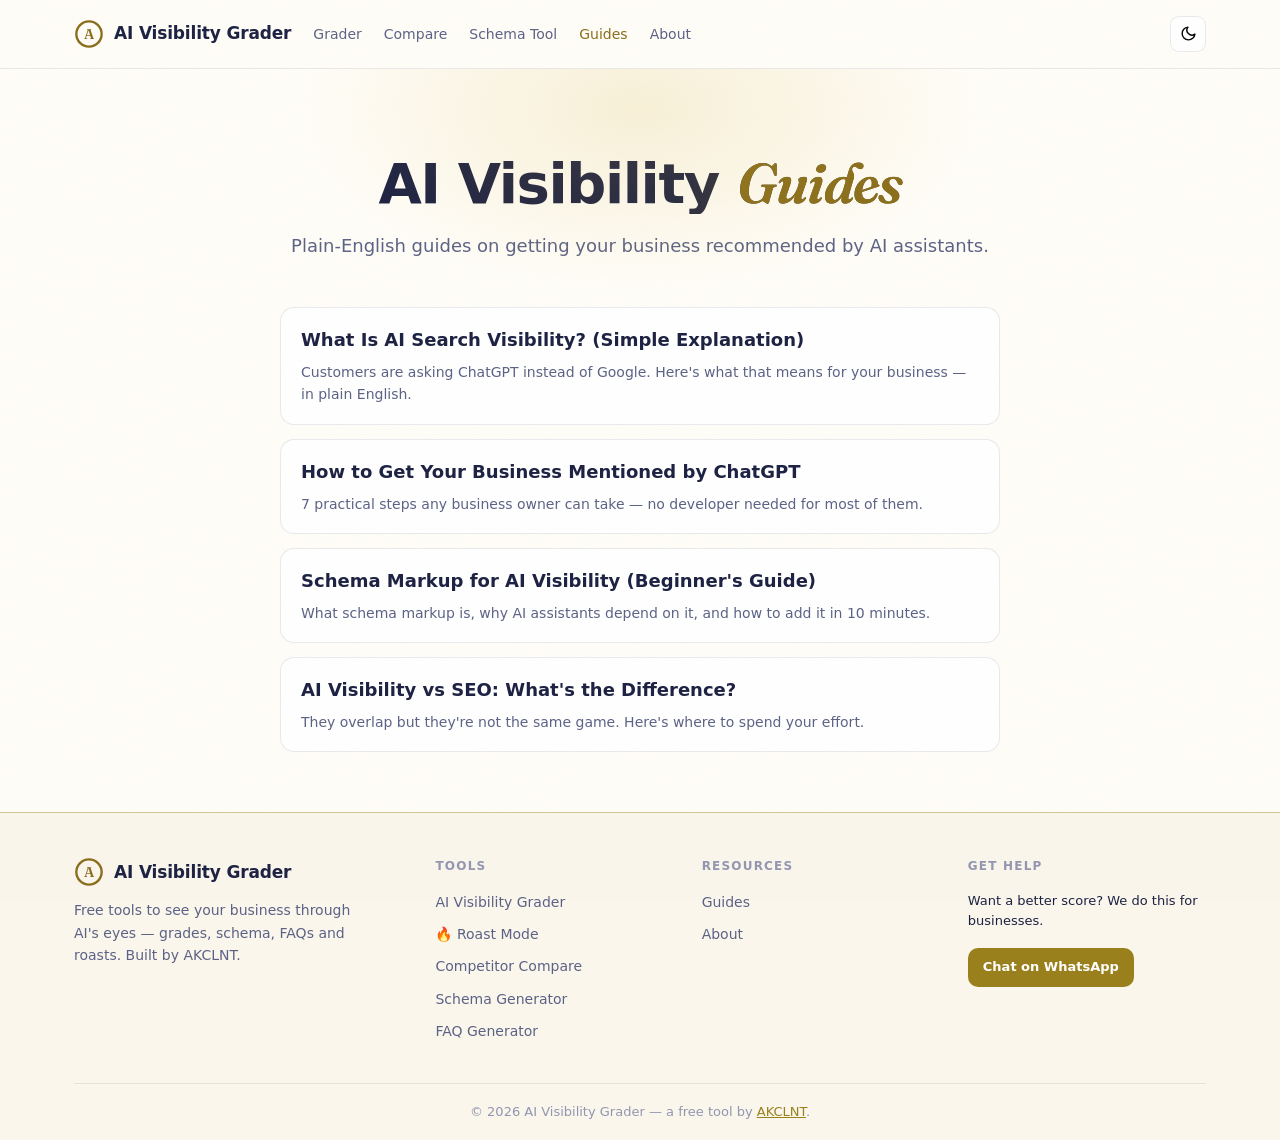
<file: blog/index.html>
<!DOCTYPE html>
<html lang="en">
<head>
<meta charset="utf-8">
<meta name="viewport" content="width=device-width, initial-scale=1">
<title>AI Visibility Guides — ChatGPT, SEO &amp; Schema</title>
<meta name="description" content="Practical guides on AI search visibility: how to get mentioned by ChatGPT, schema markup basics, and AI visibility vs SEO.">
<script>try{if(localStorage.getItem("avg_theme")==="dark")document.documentElement.setAttribute("data-theme","dark");}catch(e){}</script>
<link rel="preconnect" href="https://fonts.googleapis.com">
<link rel="preconnect" href="https://fonts.gstatic.com" crossorigin>
<link href="https://fonts.googleapis.com/css2?family=Fraunces:ital,opsz,wght@0,9..144,600;1,9..144,600&display=swap" rel="stylesheet">
<link rel="stylesheet" href="../style.css">
<link rel="icon" href="data:image/svg+xml,<svg xmlns='http://www.w3.org/2000/svg' viewBox='0 0 32 32'><circle cx='16' cy='16' r='13' fill='none' stroke='%2399801d' stroke-width='3'/><text x='16' y='22' text-anchor='middle' font-family='Georgia' font-size='15' font-weight='bold' fill='%2399801d'>A</text></svg>">
</head>
<body>

<header class="site">
  <div class="wrap nav">
    <a class="brand" href="../index.html">
      <svg class="mark" viewBox="0 0 32 32" aria-hidden="true"><circle cx="16" cy="16" r="13.5"/><text x="16" y="21.8" text-anchor="middle">A</text></svg>
      <span>AI Visibility Grader</span>
    </a>
    <nav class="links" aria-label="Primary">
      <a href="../index.html">Grader</a>
      <a href="../compare.html">Compare</a>
      <a href="../schema-generator.html">Schema Tool</a>
      <a href="index.html" class="active">Guides</a>
      <a href="../about.html">About</a>
    </nav>
    <div class="nav-actions">
      <a class="btn btn-accent btn-sm header-cta" id="headerCta" href="../index.html#grader">Grade my site</a>
      <button class="theme-btn" id="themeBtn" aria-label="Toggle light/dark theme" title="Light / dark"></button>
      <button class="burger" id="burger" aria-label="Open menu" aria-expanded="false" aria-controls="mobileMenu"><span></span><span></span><span></span></button>
    </div>
  </div>
  <div class="mobile-menu" id="mobileMenu">
    <a href="../index.html">Grader</a>
    <a href="../compare.html">Compare</a>
    <a href="../schema-generator.html">Schema Tool</a>
    <a href="index.html" class="active">Guides</a>
    <a href="../about.html">About</a>
    <a class="btn btn-accent" href="../index.html#grader">Grade my site — free</a>
  </div>
</header>

<main>
<div class="wrap">
  <section class="hero page-hero">
    <h1>AI Visibility <span class="gold-it">Guides</span></h1>
    <p class="lead">Plain-English guides on getting your business recommended by AI assistants.</p>
  </section>

  <div class="post-list" style="max-width:720px;margin:0 auto 60px">
    <a class="post-link reveal" href="what-is-ai-search-visibility.html">
      <h3>What Is AI Search Visibility? (Simple Explanation)</h3>
      <p>Customers are asking ChatGPT instead of Google. Here's what that means for your business — in plain English.</p>
    </a>
    <a class="post-link reveal" href="how-to-get-mentioned-by-chatgpt.html">
      <h3>How to Get Your Business Mentioned by ChatGPT</h3>
      <p>7 practical steps any business owner can take — no developer needed for most of them.</p>
    </a>
    <a class="post-link reveal" href="schema-markup-for-ai-visibility.html">
      <h3>Schema Markup for AI Visibility (Beginner's Guide)</h3>
      <p>What schema markup is, why AI assistants depend on it, and how to add it in 10 minutes.</p>
    </a>
    <a class="post-link reveal" href="ai-visibility-vs-seo.html">
      <h3>AI Visibility vs SEO: What's the Difference?</h3>
      <p>They overlap but they're not the same game. Here's where to spend your effort.</p>
    </a>
  </div>
</div>
</main>

<footer class="site">
  <div class="wrap">
    <div class="foot-grid">
      <div class="fbrand">
        <a class="brand" href="../index.html">
          <svg class="mark" viewBox="0 0 32 32" aria-hidden="true"><circle cx="16" cy="16" r="13.5"/><text x="16" y="21.8" text-anchor="middle">A</text></svg>
      <span>AI Visibility Grader</span>
        </a>
        <p>Free tools to see your business through AI's eyes — grades, schema, FAQs and roasts. Built by AKCLNT.</p>
      </div>
      <div class="fcol">
        <h4>Tools</h4>
        <a href="../index.html">AI Visibility Grader</a>
        <a href="../index.html#grader">🔥 Roast Mode</a>
        <a href="../compare.html">Competitor Compare</a>
        <a href="../schema-generator.html">Schema Generator</a>
        <a href="../faq-generator.html">FAQ Generator</a>
      </div>
      <div class="fcol">
        <h4>Resources</h4>
        <a href="../blog/">Guides</a>
        <a href="../about.html">About</a>
      </div>
      <div class="fcol">
        <h4>Get help</h4>
        <span class="fine">Want a better score? We do this for businesses.</span>
        <a class="btn btn-accent btn-sm" href="https://wa.me/923238559822">Chat on WhatsApp</a>
      </div>
    </div>
    <div class="foot-bar">
      <span class="fine">&copy; <span id="yr"></span> AI Visibility Grader — a free tool by <a href="https://akclnt.com" style="color:var(--accent)">AKCLNT</a>.</span>
      
    </div>
  </div>
</footer>
<script>document.getElementById("yr").textContent = new Date().getFullYear();</script>
<script src="../site.js"></script>
</body>
</html>
</file>
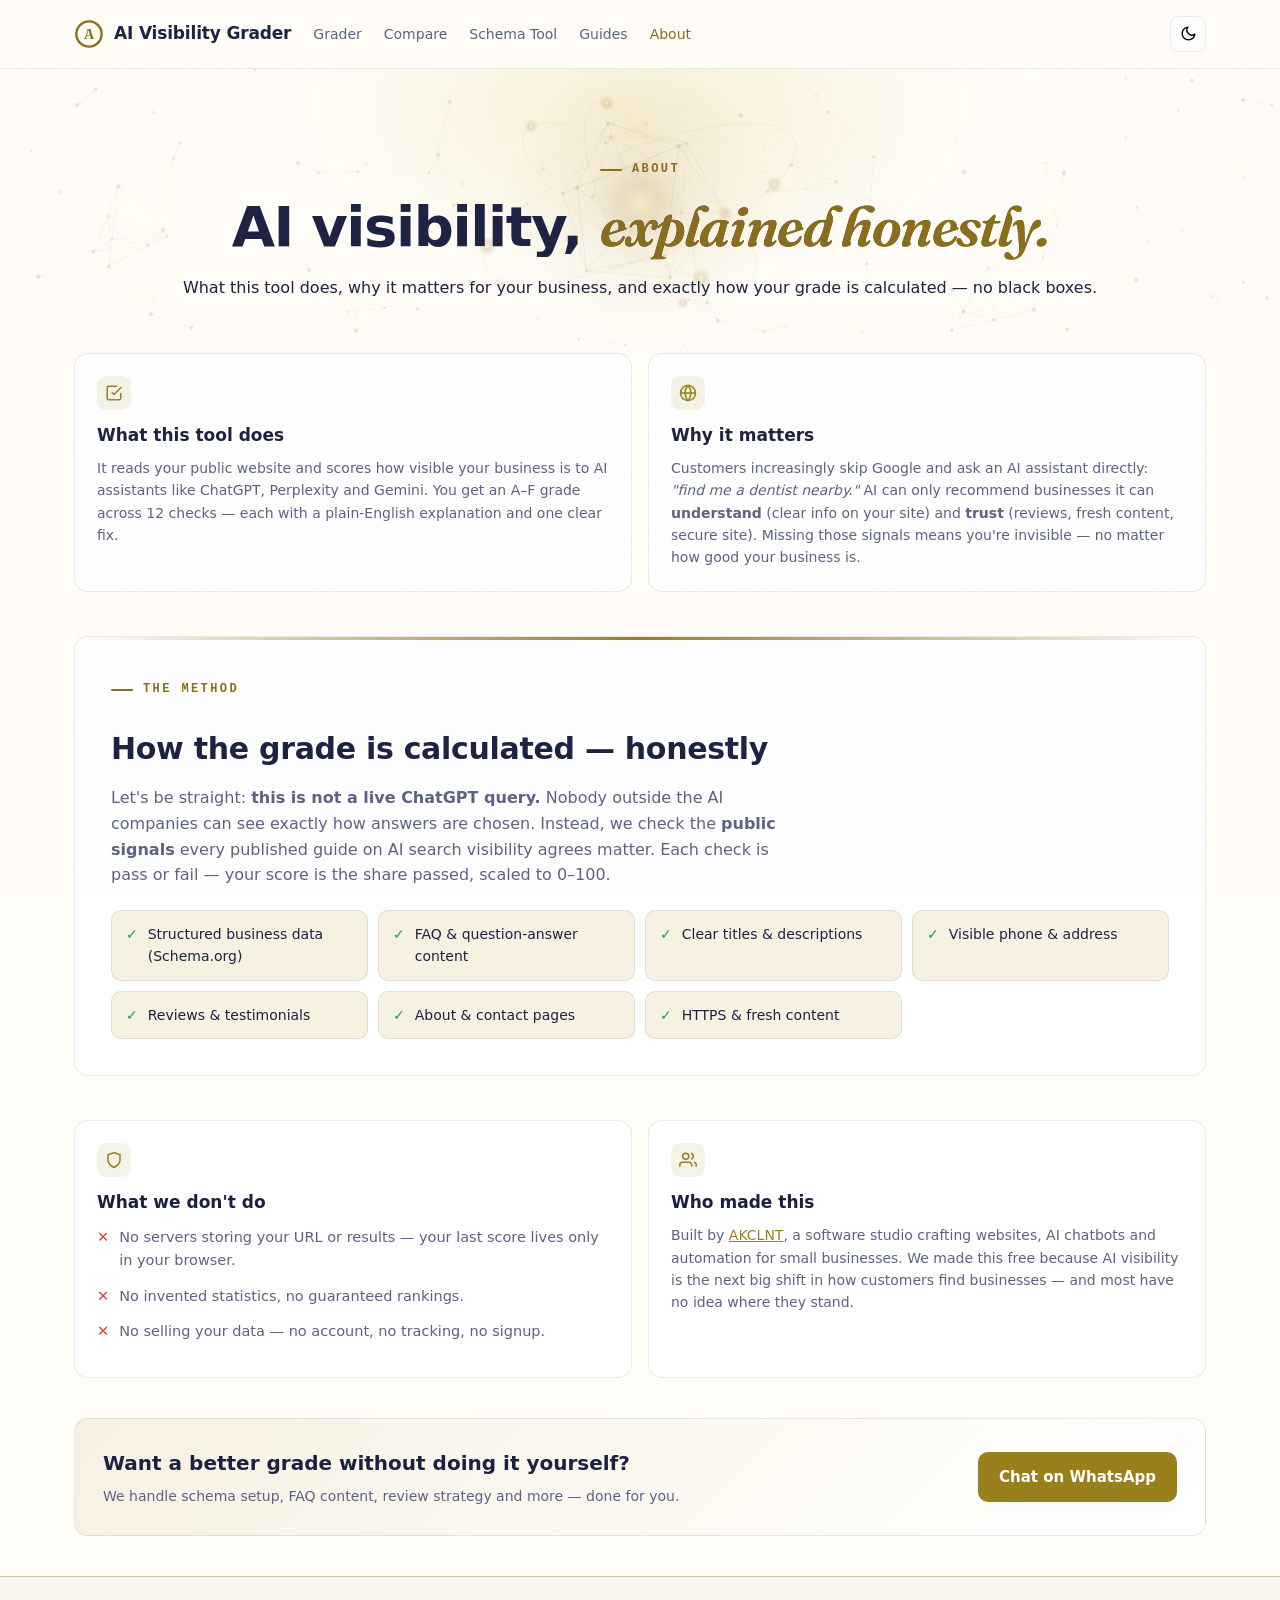
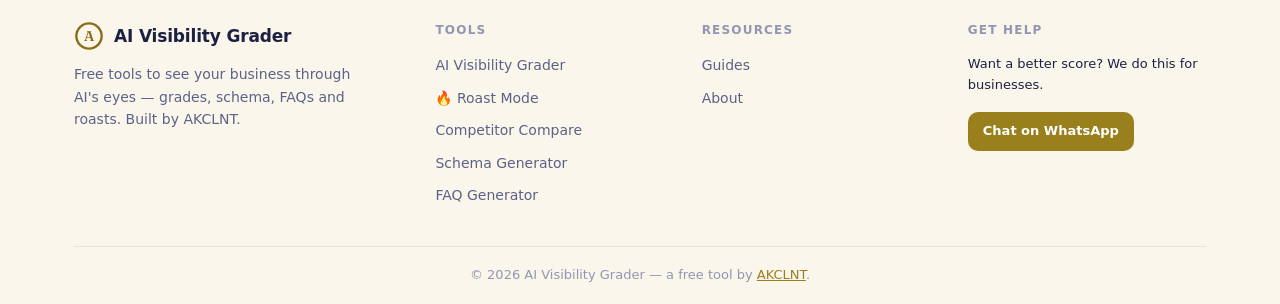
<file: about.html>
<!DOCTYPE html>
<html lang="en">
<head>
<meta charset="utf-8">
<meta name="viewport" content="width=device-width, initial-scale=1">
<title>About — Free AI Visibility Grader by AKCLNT</title>
<meta name="description" content="What the AI Visibility Grader is, why AI search visibility matters for small businesses, and how the grade is calculated.">
<script>try{if(localStorage.getItem("avg_theme")==="dark")document.documentElement.setAttribute("data-theme","dark");}catch(e){}</script>
<link rel="preconnect" href="https://fonts.googleapis.com">
<link rel="preconnect" href="https://fonts.gstatic.com" crossorigin>
<link href="https://fonts.googleapis.com/css2?family=Fraunces:ital,opsz,wght@0,9..144,600;1,9..144,600&display=swap" rel="stylesheet">
<link rel="stylesheet" href="style.css">
<link rel="icon" href="data:image/svg+xml,<svg xmlns='http://www.w3.org/2000/svg' viewBox='0 0 32 32'><circle cx='16' cy='16' r='13' fill='none' stroke='%2399801d' stroke-width='3'/><text x='16' y='22' text-anchor='middle' font-family='Georgia' font-size='15' font-weight='bold' fill='%2399801d'>A</text></svg>">
</head>
<body>

<header class="site">
  <div class="wrap nav">
    <a class="brand" href="index.html">
      <svg class="mark" viewBox="0 0 32 32" aria-hidden="true"><circle cx="16" cy="16" r="13.5"/><text x="16" y="21.8" text-anchor="middle">A</text></svg>
      <span>AI Visibility Grader</span>
    </a>
    <nav class="links" aria-label="Primary">
      <a href="index.html">Grader</a>
      <a href="compare.html">Compare</a>
      <a href="schema-generator.html">Schema Tool</a>
      <a href="blog/">Guides</a>
      <a href="about.html" class="active">About</a>
    </nav>
    <div class="nav-actions">
      <a class="btn btn-accent btn-sm header-cta" id="headerCta" href="index.html#grader">Grade my site</a>
      <button class="theme-btn" id="themeBtn" aria-label="Toggle light/dark theme" title="Light / dark"></button>
      <button class="burger" id="burger" aria-label="Open menu" aria-expanded="false" aria-controls="mobileMenu"><span></span><span></span><span></span></button>
    </div>
  </div>
  <div class="mobile-menu" id="mobileMenu">
    <a href="index.html">Grader</a>
    <a href="compare.html">Compare</a>
    <a href="schema-generator.html">Schema Tool</a>
    <a href="blog/">Guides</a>
    <a href="about.html" class="active">About</a>
    <a class="btn btn-accent" href="index.html#grader">Grade my site — free</a>
  </div>
</header>

<main>
<section class="page-hero">
  <canvas id="hero3d" aria-hidden="true"></canvas>
  <div class="wrap">
    <span class="kicker">About</span>
    <h1>AI visibility, <span class="gold-it">explained honestly.</span></h1>
    <p class="lead">What this tool does, why it matters for your business, and exactly how your grade is calculated — no black boxes.</p>
  </div>
</section>

<div class="wrap">
  <div class="about-grid">
    <div class="card reveal">
      <div class="tic"><svg viewBox="0 0 24 24" fill="none" stroke-width="2"><path d="M9 11l3 3L22 4"/><path d="M21 12v7a2 2 0 01-2 2H5a2 2 0 01-2-2V5a2 2 0 012-2h11"/></svg></div>
      <h3>What this tool does</h3>
      <p>It reads your public website and scores how visible your business is to AI assistants like ChatGPT, Perplexity and Gemini. You get an A–F grade across 12 checks — each with a plain-English explanation and one clear fix.</p>
    </div>
    <div class="card reveal">
      <div class="tic"><svg viewBox="0 0 24 24" fill="none" stroke-width="2"><circle cx="12" cy="12" r="10"/><path d="M2 12h20M12 2a15.3 15.3 0 014 10 15.3 15.3 0 01-4 10 15.3 15.3 0 01-4-10 15.3 15.3 0 014-10z"/></svg></div>
      <h3>Why it matters</h3>
      <p>Customers increasingly skip Google and ask an AI assistant directly: <i>"find me a dentist nearby."</i> AI can only recommend businesses it can <b>understand</b> (clear info on your site) and <b>trust</b> (reviews, fresh content, secure site). Missing those signals means you're invisible — no matter how good your business is.</p>
    </div>
  </div>

  <div class="panel reveal">
    <span class="kicker">The method</span>
    <h2>How the grade is calculated — honestly</h2>
    <p>Let's be straight: <b>this is not a live ChatGPT query.</b> Nobody outside the AI companies can see exactly how answers are chosen. Instead, we check the <b>public signals</b> every published guide on AI search visibility agrees matter. Each check is pass or fail — your score is the share passed, scaled to 0–100.</p>
    <div class="checklist">
      <div class="cli"><span class="tick">✓</span>Structured business data (Schema.org)</div>
      <div class="cli"><span class="tick">✓</span>FAQ &amp; question-answer content</div>
      <div class="cli"><span class="tick">✓</span>Clear titles &amp; descriptions</div>
      <div class="cli"><span class="tick">✓</span>Visible phone &amp; address</div>
      <div class="cli"><span class="tick">✓</span>Reviews &amp; testimonials</div>
      <div class="cli"><span class="tick">✓</span>About &amp; contact pages</div>
      <div class="cli"><span class="tick">✓</span>HTTPS &amp; fresh content</div>
    </div>
  </div>

  <div class="about-grid">
    <div class="card reveal">
      <div class="tic"><svg viewBox="0 0 24 24" fill="none" stroke-width="2"><path d="M12 22s8-4 8-10V5l-8-3-8 3v7c0 6 8 10 8 10z"/></svg></div>
      <h3>What we don't do</h3>
      <ul class="donts">
        <li><span class="x">✕</span>No servers storing your URL or results — your last score lives only in your browser.</li>
        <li><span class="x">✕</span>No invented statistics, no guaranteed rankings.</li>
        <li><span class="x">✕</span>No selling your data — no account, no tracking, no signup.</li>
      </ul>
    </div>
    <div class="card reveal">
      <div class="tic"><svg viewBox="0 0 24 24" fill="none" stroke-width="2"><path d="M17 21v-2a4 4 0 00-4-4H5a4 4 0 00-4 4v2"/><circle cx="9" cy="7" r="4"/><path d="M23 21v-2a4 4 0 00-3-3.87M16 3.13a4 4 0 010 7.75"/></svg></div>
      <h3>Who made this</h3>
      <p>Built by <a href="https://akclnt.com" style="color:var(--accent)">AKCLNT</a>, a software studio crafting websites, AI chatbots and automation for small businesses. We made this free because AI visibility is the next big shift in how customers find businesses — and most have no idea where they stand.</p>
    </div>
  </div>

  <div class="cta-strip reveal">
    <div>
      <h3>Want a better grade without doing it yourself?</h3>
      <p>We handle schema setup, FAQ content, review strategy and more — done for you.</p>
    </div>
    <a class="btn btn-accent" href="https://wa.me/923238559822?text=Hi!%20I%20used%20the%20AI%20Visibility%20Grader%20and%20want%20help%20improving%20my%20score.">Chat on WhatsApp</a>
  </div>
</div>
</main>

<footer class="site">
  <div class="wrap">
    <div class="foot-grid">
      <div class="fbrand">
        <a class="brand" href="index.html">
          <svg class="mark" viewBox="0 0 32 32" aria-hidden="true"><circle cx="16" cy="16" r="13.5"/><text x="16" y="21.8" text-anchor="middle">A</text></svg>
      <span>AI Visibility Grader</span>
        </a>
        <p>Free tools to see your business through AI's eyes — grades, schema, FAQs and roasts. Built by AKCLNT.</p>
      </div>
      <div class="fcol">
        <h4>Tools</h4>
        <a href="index.html">AI Visibility Grader</a>
        <a href="index.html#grader">🔥 Roast Mode</a>
        <a href="compare.html">Competitor Compare</a>
        <a href="schema-generator.html">Schema Generator</a>
        <a href="faq-generator.html">FAQ Generator</a>
      </div>
      <div class="fcol">
        <h4>Resources</h4>
        <a href="blog/">Guides</a>
        <a href="about.html">About</a>
      </div>
      <div class="fcol">
        <h4>Get help</h4>
        <span class="fine">Want a better score? We do this for businesses.</span>
        <a class="btn btn-accent btn-sm" href="https://wa.me/923238559822">Chat on WhatsApp</a>
      </div>
    </div>
    <div class="foot-bar">
      <span class="fine">&copy; <span id="yr"></span> AI Visibility Grader — a free tool by <a href="https://akclnt.com" style="color:var(--accent)">AKCLNT</a>.</span>
      
    </div>
  </div>
</footer>
<script>document.getElementById("yr").textContent = new Date().getFullYear();</script>
<script src="hero3d.js"></script>
<script src="site.js"></script>
</body>
</html>
</file>
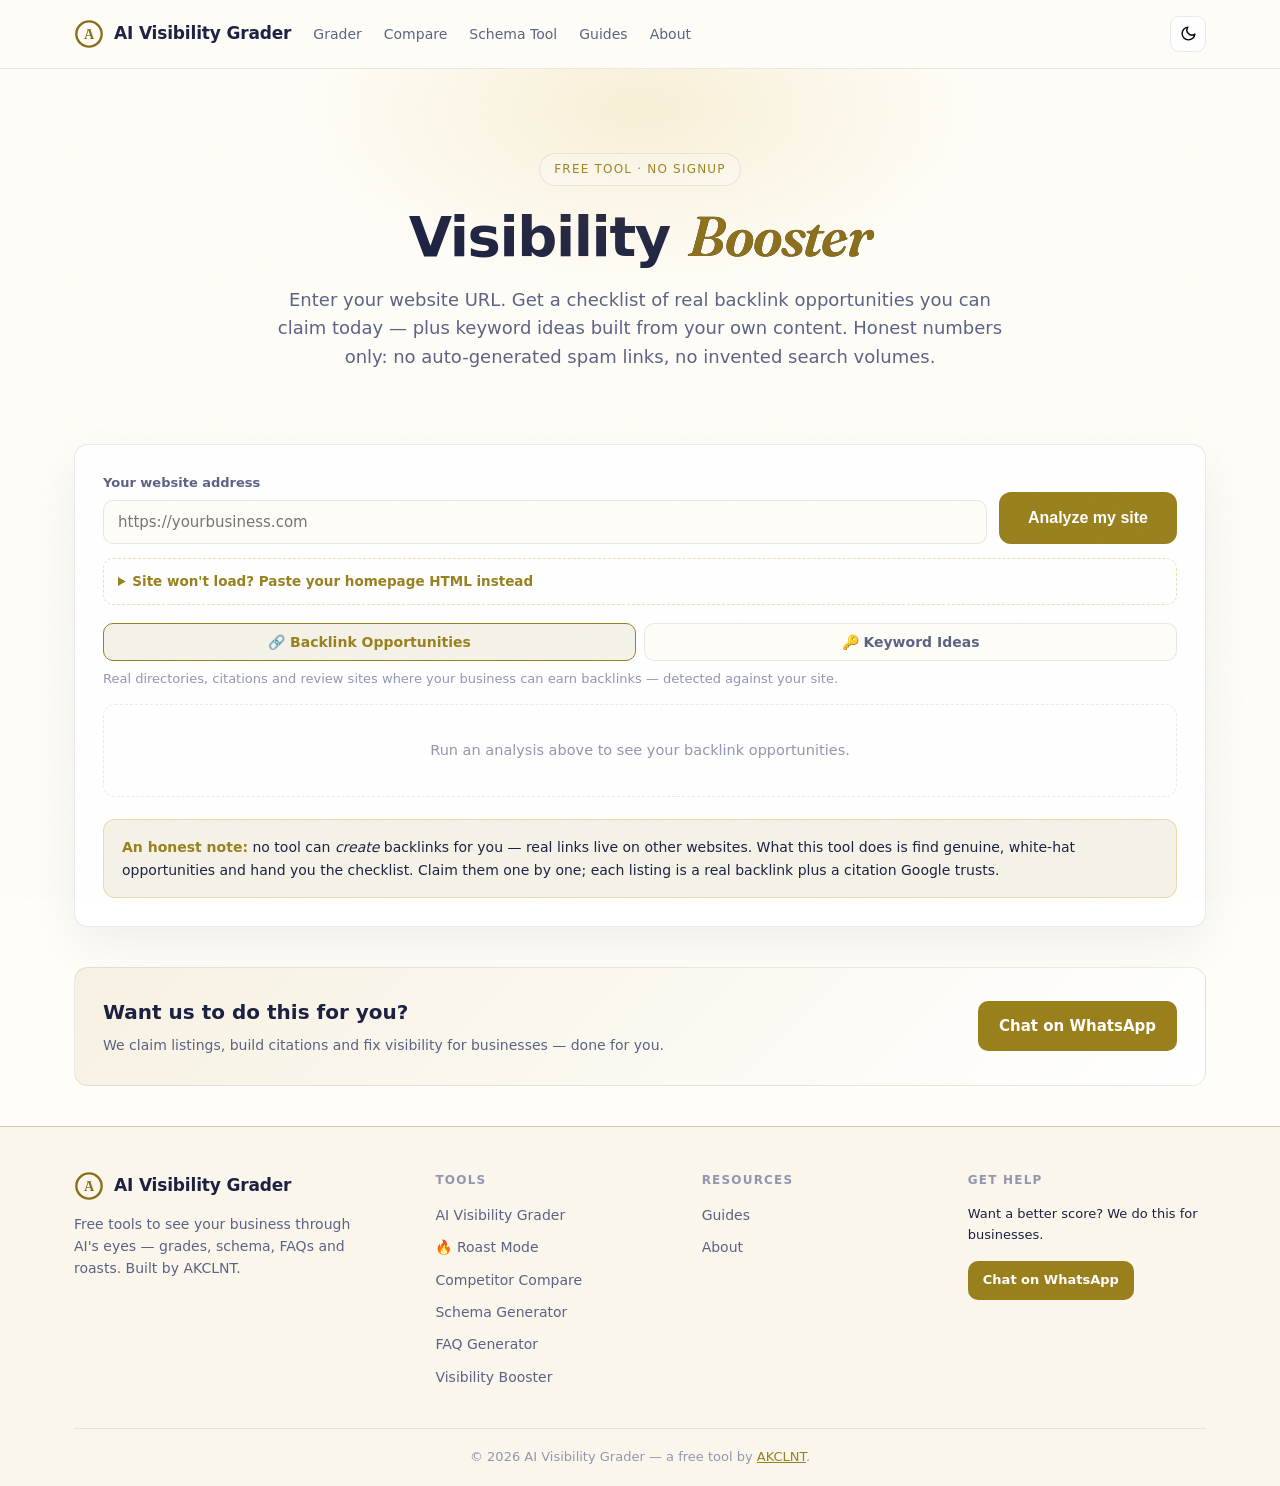
<file: booster.html>
<!DOCTYPE html>
<html lang="en">
<head>
<meta charset="utf-8">
<meta name="viewport" content="width=device-width, initial-scale=1">
<title>Free Backlink Opportunity Finder &amp; Keyword Ideas</title>
<meta name="description" content="Free tool: enter your website URL to find real backlink opportunities (directories, citations, review sites) and generate keyword ideas from your content. No signup, no fake numbers.">
<script>try{if(localStorage.getItem("avg_theme")==="dark")document.documentElement.setAttribute("data-theme","dark");}catch(e){}</script>
<link rel="preconnect" href="https://fonts.googleapis.com">
<link rel="preconnect" href="https://fonts.gstatic.com" crossorigin>
<link href="https://fonts.googleapis.com/css2?family=Fraunces:ital,opsz,wght@0,9..144,600;1,9..144,600&display=swap" rel="stylesheet">
<link rel="stylesheet" href="style.css">
<link rel="icon" href="data:image/svg+xml,<svg xmlns='http://www.w3.org/2000/svg' viewBox='0 0 32 32'><circle cx='16' cy='16' r='13' fill='none' stroke='%2399801d' stroke-width='3'/><text x='16' y='22' text-anchor='middle' font-family='Georgia' font-size='15' font-weight='bold' fill='%2399801d'>A</text></svg>">
<script type="application/ld+json">
{"@context":"https://schema.org","@type":"FAQPage","mainEntity":[
{"@type":"Question","name":"Can a tool generate backlinks for my website automatically?","acceptedAnswer":{"@type":"Answer","text":"No — and any tool that claims to is selling spam. Real backlinks come from real listings, directories and mentions on other websites. This tool finds genuine opportunities (business directories, citation sites, review platforms) and gives you a checklist to claim them yourself."}},
{"@type":"Question","name":"Are directory backlinks still useful for SEO?","acceptedAnswer":{"@type":"Answer","text":"Yes, for local businesses especially. Consistent listings (name, address, phone) across reputable directories act as citations that Google trusts, and each one is a real backlink to your site."}},
{"@type":"Question","name":"Where do the keyword ideas come from?","acceptedAnswer":{"@type":"Answer","text":"From your own website content — the tool reads your headings and topics, then builds long-tail variations (local, commercial, informational and AI-search questions). Check real search volume free in Google Keyword Planner before targeting them."}},
{"@type":"Question","name":"Is the Visibility Booster free?","acceptedAnswer":{"@type":"Answer","text":"Yes — 100% free, no signup, no fake metrics. Everything runs in your browser."}}
]}
</script>
</head>
<body>

<header class="site">
  <div class="wrap nav">
    <a class="brand" href="index.html">
      <svg class="mark" viewBox="0 0 32 32" aria-hidden="true"><circle cx="16" cy="16" r="13.5"/><text x="16" y="21.8" text-anchor="middle">A</text></svg>
      <span>AI Visibility Grader</span>
    </a>
    <nav class="links" aria-label="Primary">
      <a href="index.html">Grader</a>
      <a href="compare.html">Compare</a>
      <a href="schema-generator.html">Schema Tool</a>
      <a href="blog/">Guides</a>
      <a href="about.html">About</a>
    </nav>
    <div class="nav-actions">
      <a class="btn btn-accent btn-sm header-cta" id="headerCta" href="index.html#grader">Grade my site</a>
      <button class="theme-btn" id="themeBtn" aria-label="Toggle light/dark theme" title="Light / dark"></button>
      <button class="burger" id="burger" aria-label="Open menu" aria-expanded="false" aria-controls="mobileMenu"><span></span><span></span><span></span></button>
    </div>
  </div>
  <div class="mobile-menu" id="mobileMenu">
    <a href="index.html">Grader</a>
    <a href="compare.html">Compare</a>
    <a href="schema-generator.html">Schema Tool</a>
    <a href="blog/">Guides</a>
    <a href="about.html">About</a>
    <a class="btn btn-accent" href="index.html#grader">Grade my site — free</a>
  </div>
</header>

<main>
<div class="wrap">
  <section class="hero page-hero">
    <span class="eyebrow">Free tool · No signup</span>
    <h1>Visibility <span class="gold-it">Booster</span></h1>
    <p class="lead">Enter your website URL. Get a checklist of real backlink opportunities you can claim today — plus keyword ideas built from your own content. Honest numbers only: no auto-generated spam links, no invented search volumes.</p>
  </section>

  <section class="booster-stage">
    <div class="field-row">
      <div class="field" style="flex:1;margin:0">
        <label for="b_url">Your website address</label>
        <input type="url" id="b_url" placeholder="https://yourbusiness.com" autocomplete="url">
      </div>
      <button class="btn btn-accent btn-lg" id="b_go" type="button">Analyze my site</button>
    </div>
    <p class="hint" id="b_msg" role="status"></p>
    <details class="paste-fallback">
      <summary>Site won't load? Paste your homepage HTML instead</summary>
      <textarea id="b_paste" rows="5" placeholder="Right-click your homepage → View page source → copy everything → paste here"></textarea>
      <button class="btn btn-ghost btn-sm" id="b_pasteGo" type="button" style="margin-top:8px">Analyze pasted HTML</button>
    </details>

    <div class="mode-toggle" role="tablist" aria-label="Booster mode" style="margin-top:18px">
      <button class="mode-pill active" id="tabLinks" role="tab" aria-selected="true" type="button">🔗 Backlink Opportunities</button>
      <button class="mode-pill" id="tabKeys" role="tab" aria-selected="false" type="button">🔑 Keyword Ideas</button>
    </div>
    <p class="mode-desc" id="tabDesc">Real directories, citations and review sites where your business can earn backlinks — detected against your site.</p>

    <div id="panelLinks" role="tabpanel">
      <div class="booster-empty" id="linksEmpty">
        <p>Run an analysis above to see your backlink opportunities.</p>
      </div>
      <div id="linksResult" hidden>
        <div class="opp-score">
          <div class="ring" id="oppRing"><div class="inner"><span class="num" id="oppNum">0</span><span class="grd">claimed</span></div></div>
          <div class="score-meta">
            <h2 id="oppHead">Your backlink opportunities</h2>
            <p id="oppSub"></p>
          </div>
        </div>
        <div id="oppGroups"></div>
      </div>
    </div>

    <div id="panelKeys" role="tabpanel" hidden>
      <div class="booster-empty" id="keysEmpty">
        <p>Run an analysis above — or just type what you do below — to generate keyword ideas.</p>
      </div>
      <div id="keysResult" hidden>
        <div class="field-row" style="margin-bottom:14px">
          <div class="field" style="flex:1;margin:0">
            <label for="k_service">What you do</label>
            <input type="text" id="k_service" placeholder="e.g. dental clinic">
          </div>
          <div class="field" style="flex:1;margin:0">
            <label for="k_city">City (optional)</label>
            <input type="text" id="k_city" placeholder="e.g. Austin">
          </div>
          <button class="btn btn-accent" id="k_go" type="button" style="align-self:end">Generate ideas</button>
        </div>
        <div id="kwGroups"></div>
        <p class="hint">Ideas are built from your content and proven templates — check real search volume free in Google Keyword Planner before targeting them. No invented numbers here.</p>
      </div>
    </div>

    <div class="booster-note">
      <b>An honest note:</b> no tool can <i>create</i> backlinks for you — real links live on other websites. What this tool does is find genuine, white-hat opportunities and hand you the checklist. Claim them one by one; each listing is a real backlink plus a citation Google trusts.
    </div>
  </section>

  <div class="cta-strip">
    <div>
      <h3>Want us to do this for you?</h3>
      <p>We claim listings, build citations and fix visibility for businesses — done for you.</p>
    </div>
    <a class="btn btn-accent" href="https://wa.me/923238559822?text=Hi!%20I%20used%20the%20Visibility%20Booster%20and%20want%20help%20with%20my%20backlinks.">Chat on WhatsApp</a>
  </div>
</div>
</main>

<footer class="site">
  <div class="wrap">
    <div class="foot-grid">
      <div class="fbrand">
        <a class="brand" href="index.html">
          <svg class="mark" viewBox="0 0 32 32" aria-hidden="true"><circle cx="16" cy="16" r="13.5"/><text x="16" y="21.8" text-anchor="middle">A</text></svg>
          <span>AI Visibility Grader</span>
        </a>
        <p>Free tools to see your business through AI's eyes — grades, schema, FAQs and roasts. Built by AKCLNT.</p>
      </div>
      <div class="fcol">
        <h4>Tools</h4>
        <a href="index.html">AI Visibility Grader</a>
        <a href="index.html#grader">🔥 Roast Mode</a>
        <a href="compare.html">Competitor Compare</a>
        <a href="schema-generator.html">Schema Generator</a>
        <a href="faq-generator.html">FAQ Generator</a>
        <a href="booster.html">Visibility Booster</a>
      </div>
      <div class="fcol">
        <h4>Resources</h4>
        <a href="blog/">Guides</a>
        <a href="about.html">About</a>
      </div>
      <div class="fcol">
        <h4>Get help</h4>
        <span class="fine">Want a better score? We do this for businesses.</span>
        <a class="btn btn-accent btn-sm" href="https://wa.me/923238559822">Chat on WhatsApp</a>
      </div>
    </div>
    <div class="foot-bar">
      <span class="fine">&copy; <span id="yr"></span> AI Visibility Grader — a free tool by <a href="https://akclnt.com" style="color:var(--accent)">AKCLNT</a>.</span>
    </div>
  </div>
</footer>

<script src="booster.js"></script>
<script src="site.js"></script>
</body>
</html>
</file>
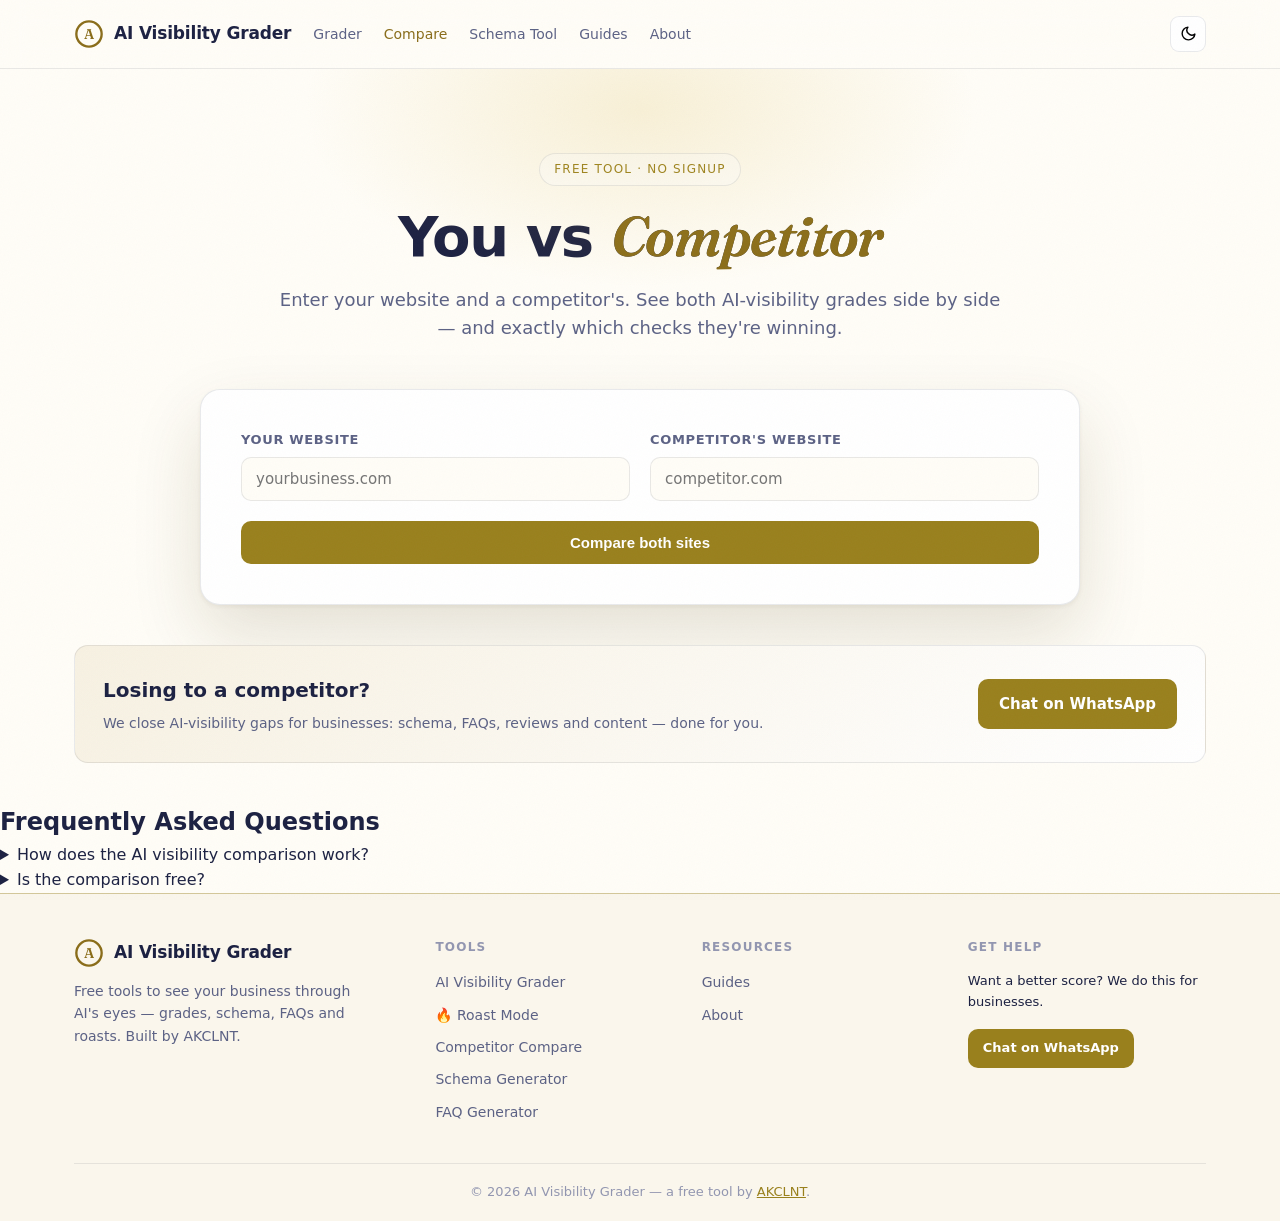
<file: compare.html>
<!DOCTYPE html>
<html lang="en">
<head>
<meta charset="utf-8">
<meta name="viewport" content="width=device-width, initial-scale=1">
<title>Compare AI Visibility — Your Site vs a Competitor (Free)</title>
<meta name="description" content="Compare your AI visibility against a competitor free — see who ChatGPT, Gemini and Perplexity recommend, and get fixes to outrank them.">
<script>try{if(localStorage.getItem("avg_theme")==="dark")document.documentElement.setAttribute("data-theme","dark");}catch(e){}</script>
<link rel="preconnect" href="https://fonts.googleapis.com">
<link rel="preconnect" href="https://fonts.gstatic.com" crossorigin>
<link href="https://fonts.googleapis.com/css2?family=Fraunces:ital,opsz,wght@0,9..144,600;1,9..144,600&display=swap" rel="stylesheet">
<link rel="stylesheet" href="style.css">
<link rel="icon" href="data:image/svg+xml,<svg xmlns='http://www.w3.org/2000/svg' viewBox='0 0 32 32'><circle cx='16' cy='16' r='13' fill='none' stroke='%2399801d' stroke-width='3'/><text x='16' y='22' text-anchor='middle' font-family='Georgia' font-size='15' font-weight='bold' fill='%2399801d'>A</text></svg>">
</head>
<body>

<header class="site">
  <div class="wrap nav">
    <a class="brand" href="index.html">
      <svg class="mark" viewBox="0 0 32 32" aria-hidden="true"><circle cx="16" cy="16" r="13.5"/><text x="16" y="21.8" text-anchor="middle">A</text></svg>
      <span>AI Visibility Grader</span>
    </a>
    <nav class="links" aria-label="Primary">
      <a href="index.html">Grader</a>
      <a href="compare.html" class="active">Compare</a>
      <a href="schema-generator.html">Schema Tool</a>
      <a href="blog/">Guides</a>
      <a href="about.html">About</a>
    </nav>
    <div class="nav-actions">
      <a class="btn btn-accent btn-sm header-cta" id="headerCta" href="index.html#grader">Grade my site</a>
      <button class="theme-btn" id="themeBtn" aria-label="Toggle light/dark theme" title="Light / dark"></button>
      <button class="burger" id="burger" aria-label="Open menu" aria-expanded="false" aria-controls="mobileMenu"><span></span><span></span><span></span></button>
    </div>
  </div>
  <div class="mobile-menu" id="mobileMenu">
    <a href="index.html">Grader</a>
    <a href="compare.html" class="active">Compare</a>
    <a href="schema-generator.html">Schema Tool</a>
    <a href="blog/">Guides</a>
    <a href="about.html">About</a>
    <a class="btn btn-accent" href="index.html#grader">Grade my site — free</a>
  </div>
</header>

<main>
<div class="wrap">
  <section class="hero page-hero">
    <span class="eyebrow">Free tool · No signup</span>
    <h1>You vs <span class="gold-it">Competitor</span></h1>
    <p class="lead">Enter your website and a competitor's. See both AI-visibility grades side by side — and exactly which checks they're winning.</p>
  </section>

  <section class="grader">
    <div class="tool-grid" style="grid-template-columns:1fr 1fr;margin-top:0">
      <div class="field"><label>Your website</label><input type="url" id="urlA" placeholder="yourbusiness.com"></div>
      <div class="field"><label>Competitor's website</label><input type="url" id="urlB" placeholder="competitor.com"></div>
    </div>
    <button class="btn btn-accent" id="cmpBtn" style="width:100%;margin-top:6px">Compare both sites</button>
    <div class="spinner" id="spinner"><span class="spin"></span><span id="spinText">Grading site 1 of 2…</span></div>
    <div class="error-box" id="errBox"></div>

    <div class="results" id="results">
      <div class="vs-grid" id="vsGrid"></div>
      <div class="ai-preview" id="gapBox" style="display:none">
        <div class="lbl">Where you're losing</div>
        <div id="gapList" style="font-size:14px;color:var(--muted)"></div>
      </div>
    </div>
  </section>

  <div class="cta-strip">
    <div>
      <h3>Losing to a competitor?</h3>
      <p>We close AI-visibility gaps for businesses: schema, FAQs, reviews and content — done for you.</p>
    </div>
    <a class="btn btn-accent" href="https://wa.me/923238559822?text=Hi!%20I%20compared%20my%20site%20with%20a%20competitor%20and%20want%20help%20winning.">Chat on WhatsApp</a>
  </div>
</div>

<section class="faq-section">
<h2>Frequently Asked Questions</h2>
<details><summary>How does the AI visibility comparison work?</summary><p>Enter your site and a competitor's — the grader scores both on 12 factors and shows where you're losing.</p></details>
<details><summary>Is the comparison free?</summary><p>Yes — compare as many competitors as you like, free with no sign-up.</p></details>
</section>
</main>

<footer class="site">
  <div class="wrap">
    <div class="foot-grid">
      <div class="fbrand">
        <a class="brand" href="index.html">
          <svg class="mark" viewBox="0 0 32 32" aria-hidden="true"><circle cx="16" cy="16" r="13.5"/><text x="16" y="21.8" text-anchor="middle">A</text></svg>
      <span>AI Visibility Grader</span>
        </a>
        <p>Free tools to see your business through AI's eyes — grades, schema, FAQs and roasts. Built by AKCLNT.</p>
      </div>
      <div class="fcol">
        <h4>Tools</h4>
        <a href="index.html">AI Visibility Grader</a>
        <a href="index.html#grader">🔥 Roast Mode</a>
        <a href="compare.html">Competitor Compare</a>
        <a href="schema-generator.html">Schema Generator</a>
        <a href="faq-generator.html">FAQ Generator</a>
      </div>
      <div class="fcol">
        <h4>Resources</h4>
        <a href="blog/">Guides</a>
        <a href="about.html">About</a>
      </div>
      <div class="fcol">
        <h4>Get help</h4>
        <span class="fine">Want a better score? We do this for businesses.</span>
        <a class="btn btn-accent btn-sm" href="https://wa.me/923238559822">Chat on WhatsApp</a>
      </div>
    </div>
    <div class="foot-bar">
      <span class="fine">&copy; <span id="yr"></span> AI Visibility Grader — a free tool by <a href="https://akclnt.com" style="color:var(--accent)">AKCLNT</a>.</span>
      
    </div>
  </div>
</footer>

<script src="grader.js"></script>
<script>
(function(){
"use strict";
document.getElementById("yr").textContent = new Date().getFullYear();
var urlA = document.getElementById("urlA"), urlB = document.getElementById("urlB"),
    cmpBtn = document.getElementById("cmpBtn"), spinner = document.getElementById("spinner"),
    spinText = document.getElementById("spinText"), errBox = document.getElementById("errBox"),
    results = document.getElementById("results");

function showError(m){ errBox.textContent = m; errBox.classList.add("on"); }

function colHtml(res, isWinner, label){
  var rows = res.checks.map(function(c){
    var mark, col;
    if(c.status === "pass"){ mark = '<svg width="14" height="14" viewBox="0 0 24 24" fill="none" stroke="currentColor" stroke-width="3"><path d="M20 6L9 17l-5-5"/></svg>'; col = "var(--ok)"; }
    else if(c.status === "warn"){ mark = '<svg width="14" height="14" viewBox="0 0 24 24" fill="none" stroke="currentColor" stroke-width="2.5"><path d="M12 9v4m0 4h.01M10.3 3.9L1.8 18a2 2 0 001.7 3h17a2 2 0 001.7-3L13.7 3.9a2 2 0 00-3.4 0z"/></svg>'; col = "var(--warn)"; }
    else { mark = '<svg width="14" height="14" viewBox="0 0 24 24" fill="none" stroke="currentColor" stroke-width="3"><path d="M18 6L6 18M6 6l12 12"/></svg>'; col = "var(--bad)"; }
    return '<div class="row"><span>' + c.name + '</span><span style="color:' + col + ';display:inline-flex">' + mark + '</span></div>';
  }).join("");
  return '<div class="site-col' + (isWinner ? " winner" : "") + '">' +
    (isWinner ? '<span class="winner-tag">Winner</span>' : '') +
    '<div style="font-size:12px;color:var(--faint);text-transform:uppercase;letter-spacing:.06em">' + label + '</div>' +
    '<div style="font-weight:700;margin:4px 0 8px;word-break:break-all">' + res.domain + '</div>' +
    '<div class="mini-score" style="color:' + AVG.gradeColor(res.grade) + '">' + res.score + '<span style="font-size:18px;color:var(--muted)">/100 · ' + res.grade + '</span></div>' +
    '<div class="mini-checks">' + rows + '</div></div>';
}

function doCompare(){
  errBox.classList.remove("on"); results.classList.remove("on");
  var a = urlA.value.trim(), b = urlB.value.trim();
  if(!AVG.normalizeUrl(a) || !AVG.normalizeUrl(b)){ showError("Please enter two valid website addresses."); return; }
  if(AVG.domainOf(AVG.normalizeUrl(a)) === AVG.domainOf(AVG.normalizeUrl(b))){ showError("Those are the same website — enter two different sites."); return; }
  cmpBtn.disabled = true; spinner.classList.add("on");
  spinText.textContent = "Grading site 1 of 2…";
  AVG.grade(a).then(function(ra){
    spinText.textContent = "Grading site 2 of 2…";
    return AVG.grade(b).then(function(rb){ return [ra, rb]; });
  }).then(function(pair){
    spinner.classList.remove("on"); cmpBtn.disabled = false;
    var ra = pair[0], rb = pair[1];
    var aWin = ra.score > rb.score, bWin = rb.score > ra.score;
    document.getElementById("vsGrid").innerHTML =
      colHtml(ra, aWin, "Your site") + '<div class="vs-badge">VS</div>' + colHtml(rb, bWin, "Competitor");

    /* gap analysis: checks competitor passes but you don't */
    var gaps = [];
    ra.checks.forEach(function(c, i){
      var oc = rb.checks[i];
      if(oc.status === "pass" && c.status !== "pass") gaps.push({name:c.name, fix:c.fix});
    });
    var gb = document.getElementById("gapBox"), gl = document.getElementById("gapList");
    if(gaps.length){
      gb.style.display = "block";
      gl.innerHTML = "<ul style='margin-left:18px'>" + gaps.map(function(g){
        return "<li style='margin-bottom:8px'><b style='color:var(--fg)'>" + g.name + ":</b> " + g.fix + "</li>";
      }).join("") + "</ul>";
    } else {
      gb.style.display = "block";
      gl.innerHTML = aWin ? "You're ahead on every check — nice work. Keep publishing fresh content to stay there."
                         : "Dead even. The next win comes from fresh content and more reviews.";
    }
    results.classList.add("on");
    results.scrollIntoView({behavior:"smooth", block:"start"});
  }).catch(function(){
    spinner.classList.remove("on"); cmpBtn.disabled = false;
    showError("Couldn't read one of those websites. Check both addresses and try again.");
  });
}
cmpBtn.addEventListener("click", doCompare);
})();
</script>
<script src="site.js"></script>
<script type="application/ld+json">{"@context": "https://schema.org", "@type": "FAQPage", "mainEntity": [{"@type": "Question", "name": "How does the AI visibility comparison work?", "acceptedAnswer": {"@type": "Answer", "text": "Enter your site and a competitor's — the grader scores both on 12 factors and shows where you're losing."}}, {"@type": "Question", "name": "Is the comparison free?", "acceptedAnswer": {"@type": "Answer", "text": "Yes — compare as many competitors as you like, free with no sign-up."}}]}</script>
</body>
</html>
</file>
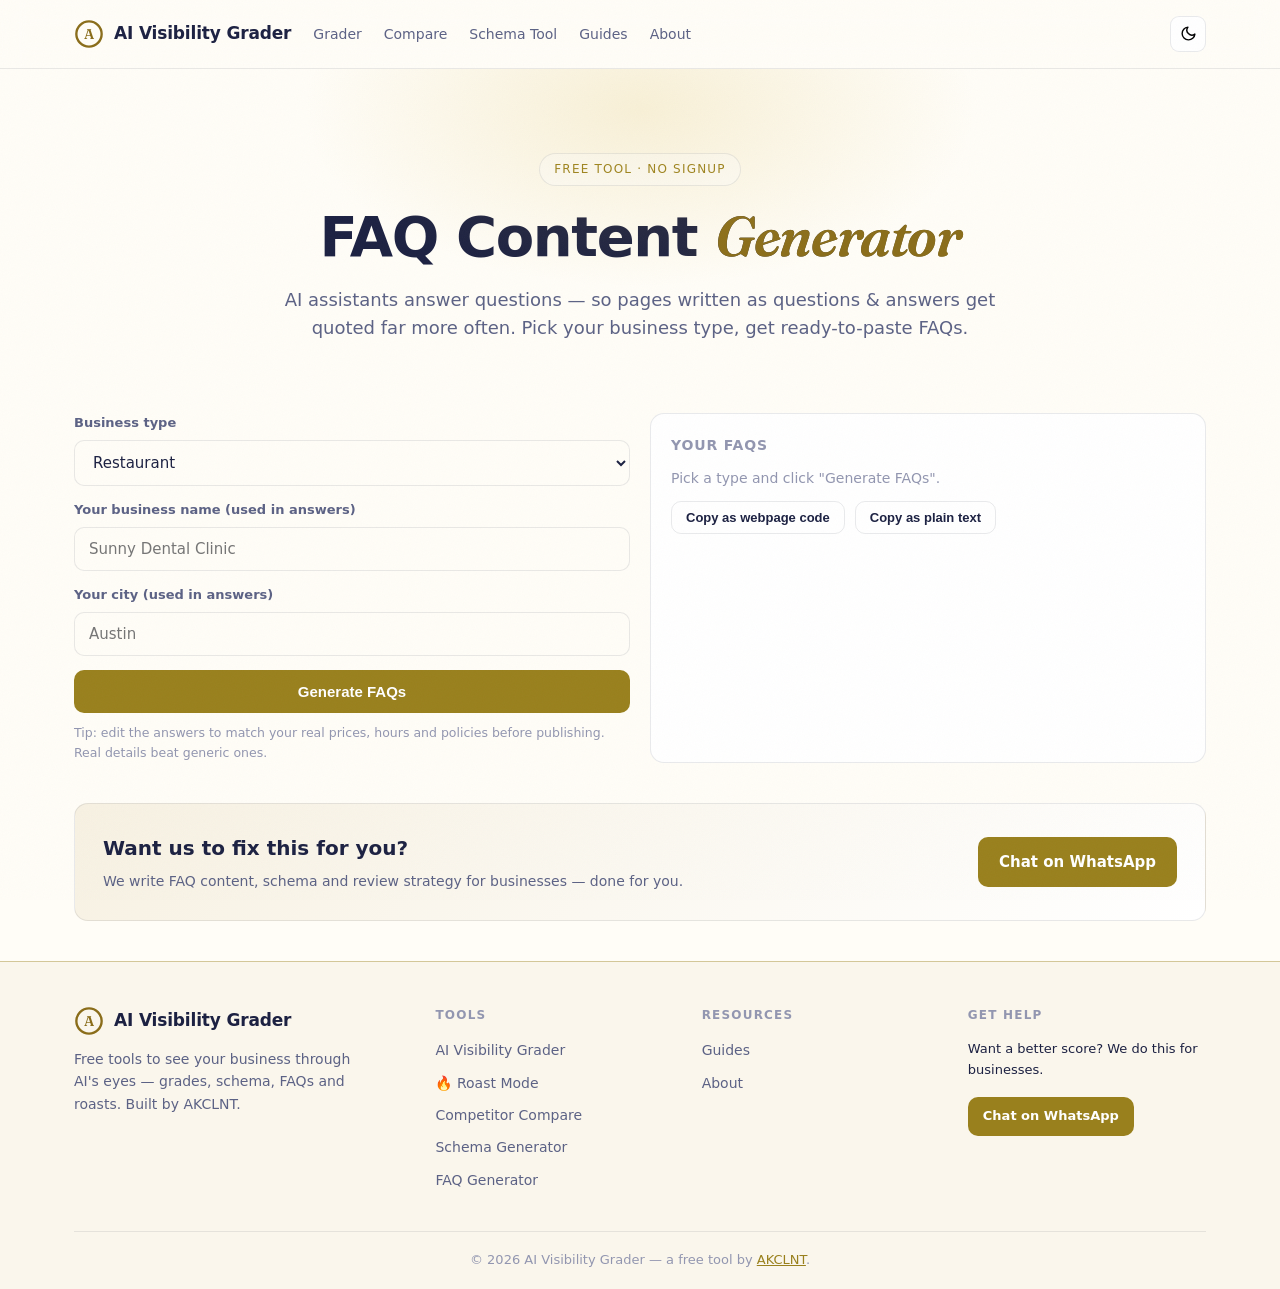
<file: faq-generator.html>
<!DOCTYPE html>
<html lang="en">
<head>
<meta charset="utf-8">
<meta name="viewport" content="width=device-width, initial-scale=1">
<title>Free FAQ Generator — AI-Friendly Q&amp;A for Business</title>
<meta name="description" content="Free tool: pick your business type and get AI-friendly FAQ content to paste on your website. Pages written as Q&A get quoted by ChatGPT far more often.">
<script>try{if(localStorage.getItem("avg_theme")==="dark")document.documentElement.setAttribute("data-theme","dark");}catch(e){}</script>
<link rel="preconnect" href="https://fonts.googleapis.com">
<link rel="preconnect" href="https://fonts.gstatic.com" crossorigin>
<link href="https://fonts.googleapis.com/css2?family=Fraunces:ital,opsz,wght@0,9..144,600;1,9..144,600&display=swap" rel="stylesheet">
<link rel="stylesheet" href="style.css">
<link rel="icon" href="data:image/svg+xml,<svg xmlns='http://www.w3.org/2000/svg' viewBox='0 0 32 32'><circle cx='16' cy='16' r='13' fill='none' stroke='%2399801d' stroke-width='3'/><text x='16' y='22' text-anchor='middle' font-family='Georgia' font-size='15' font-weight='bold' fill='%2399801d'>A</text></svg>">
</head>
<body>

<header class="site">
  <div class="wrap nav">
    <a class="brand" href="index.html">
      <svg class="mark" viewBox="0 0 32 32" aria-hidden="true"><circle cx="16" cy="16" r="13.5"/><text x="16" y="21.8" text-anchor="middle">A</text></svg>
      <span>AI Visibility Grader</span>
    </a>
    <nav class="links" aria-label="Primary">
      <a href="index.html">Grader</a>
      <a href="compare.html">Compare</a>
      <a href="schema-generator.html">Schema Tool</a>
      <a href="blog/">Guides</a>
      <a href="about.html">About</a>
    </nav>
    <div class="nav-actions">
      <a class="btn btn-accent btn-sm header-cta" id="headerCta" href="index.html#grader">Grade my site</a>
      <button class="theme-btn" id="themeBtn" aria-label="Toggle light/dark theme" title="Light / dark"></button>
      <button class="burger" id="burger" aria-label="Open menu" aria-expanded="false" aria-controls="mobileMenu"><span></span><span></span><span></span></button>
    </div>
  </div>
  <div class="mobile-menu" id="mobileMenu">
    <a href="index.html">Grader</a>
    <a href="compare.html">Compare</a>
    <a href="schema-generator.html">Schema Tool</a>
    <a href="blog/">Guides</a>
    <a href="about.html">About</a>
    <a class="btn btn-accent" href="index.html#grader">Grade my site — free</a>
  </div>
</header>

<main>
<div class="wrap">
  <section class="hero page-hero">
    <span class="eyebrow">Free tool · No signup</span>
    <h1>FAQ Content <span class="gold-it">Generator</span></h1>
    <p class="lead">AI assistants answer questions — so pages written as questions & answers get quoted far more often. Pick your business type, get ready-to-paste FAQs.</p>
  </section>

  <div class="tool-grid">
    <div>
      <div class="field"><label>Business type</label>
        <select id="f_btype">
          <option value="restaurant">Restaurant</option>
          <option value="clinic">Dental / medical clinic</option>
          <option value="salon">Hair / beauty salon</option>
          <option value="realestate">Real estate agency</option>
          <option value="law">Law firm</option>
          <option value="plumber">Plumber / home services</option>
          <option value="gym">Gym / fitness studio</option>
          <option value="ecommerce">Online store</option>
          <option value="generic">Other local business</option>
        </select>
      </div>
      <div class="field"><label>Your business name (used in answers)</label><input type="text" id="f_bname" placeholder="Sunny Dental Clinic"></div>
      <div class="field"><label>Your city (used in answers)</label><input type="text" id="f_bcity" placeholder="Austin"></div>
      <button class="btn btn-accent" id="genBtn" style="width:100%">Generate FAQs</button>
      <p class="hint" style="font-size:12.5px;color:var(--faint);margin-top:10px">Tip: edit the answers to match your real prices, hours and policies before publishing. Real details beat generic ones.</p>
    </div>
    <div class="output-card">
      <h3>Your FAQs</h3>
      <div id="faqOut"><p style="color:var(--faint);font-size:14px">Pick a type and click "Generate FAQs".</p></div>
      <div style="display:flex;gap:10px;margin-top:12px;flex-wrap:wrap">
        <button class="btn btn-ghost btn-sm" id="copyHtml">Copy as webpage code</button>
        <button class="btn btn-ghost btn-sm" id="copyText">Copy as plain text</button>
      </div>
    </div>
  </div>

  <div class="cta-strip">
    <div>
      <h3>Want us to fix this for you?</h3>
      <p>We write FAQ content, schema and review strategy for businesses — done for you.</p>
    </div>
    <a class="btn btn-accent" href="https://wa.me/923238559822?text=Hi!%20I%20used%20the%20FAQ%20Generator%20and%20want%20help%20with%20my%20AI%20visibility.">Chat on WhatsApp</a>
  </div>
</div>
</main>

<footer class="site">
  <div class="wrap">
    <div class="foot-grid">
      <div class="fbrand">
        <a class="brand" href="index.html">
          <svg class="mark" viewBox="0 0 32 32" aria-hidden="true"><circle cx="16" cy="16" r="13.5"/><text x="16" y="21.8" text-anchor="middle">A</text></svg>
      <span>AI Visibility Grader</span>
        </a>
        <p>Free tools to see your business through AI's eyes — grades, schema, FAQs and roasts. Built by AKCLNT.</p>
      </div>
      <div class="fcol">
        <h4>Tools</h4>
        <a href="index.html">AI Visibility Grader</a>
        <a href="index.html#grader">🔥 Roast Mode</a>
        <a href="compare.html">Competitor Compare</a>
        <a href="schema-generator.html">Schema Generator</a>
        <a href="faq-generator.html">FAQ Generator</a>
      </div>
      <div class="fcol">
        <h4>Resources</h4>
        <a href="blog/">Guides</a>
        <a href="about.html">About</a>
      </div>
      <div class="fcol">
        <h4>Get help</h4>
        <span class="fine">Want a better score? We do this for businesses.</span>
        <a class="btn btn-accent btn-sm" href="https://wa.me/923238559822">Chat on WhatsApp</a>
      </div>
    </div>
    <div class="foot-bar">
      <span class="fine">&copy; <span id="yr"></span> AI Visibility Grader — a free tool by <a href="https://akclnt.com" style="color:var(--accent)">AKCLNT</a>.</span>
      
    </div>
  </div>
</footer>

<script>
(function(){
"use strict";
document.getElementById("yr").textContent = new Date().getFullYear();

var FAQS = {
  restaurant: [
    ["Do I need a reservation, or can I walk in?", "Walk-ins are welcome when tables are available, but we recommend booking ahead on weekends. Call us or book online to guarantee your table."],
    ["What are your opening hours?", "We're open daily — check our homepage for today's exact hours and holiday schedules."],
    ["Do you offer takeaway or delivery?", "Yes! Order by phone or through our website for pickup. Delivery is available in the local area."],
    ["Do you cater for events or large groups?", "Yes, we cater for parties and corporate events. Contact us with your date and guest count for a quote."],
    ["Is parking available nearby?", "Yes — details are on our contact page with directions."]
  ],
  clinic: [
    ["Are you accepting new patients?", "Yes, we welcome new patients. Call us or book online — most appointments are available within the week."],
    ["What should I bring to my first visit?", "Bring a photo ID, your insurance card if you have one, and a list of any medications you're taking."],
    ["Do you offer emergency appointments?", "Yes — call us as early as possible and we'll fit urgent cases in the same day whenever we can."],
    ["How much does a first consultation cost?", "Prices depend on the treatment needed. Call us for a clear quote before you book — no surprises."],
    ["Where are you located, and is there parking?", "Our full address and parking info are on the contact page."]
  ],
  salon: [
    ["Do I need to book in advance?", "Booking ahead is recommended, especially on weekends. Same-day slots sometimes open up — call to check."],
    ["What are your prices?", "Our full price list is on the services page. Consultations before big treatments are free."],
    ["How long does an appointment take?", "It depends on the service — most appointments run 45 to 90 minutes. We'll confirm timing when you book."],
    ["What products do you use?", "We use professional-grade products. Ask your stylist what's best for your hair or skin type."],
    ["What is your cancellation policy?", "Please give us at least 24 hours' notice to cancel or reschedule."]
  ],
  realestate: [
    ["How do I start working with you?", "Call or message us for a free consultation. We'll discuss your goals, budget and timeline — no obligation."],
    ["What areas do you cover?", "We specialize in the local area and surrounding neighborhoods — see our listings page for current coverage."],
    ["How much are your fees?", "Our commission structure is transparent and discussed upfront before any agreement is signed."],
    ["Can you help me sell my property?", "Yes — we handle valuation, photography, listings and viewings from start to sold."],
    ["Do you work with first-time buyers?", "Absolutely. We guide first-time buyers through every step, from viewing to closing."]
  ],
  law: [
    ["How much does an initial consultation cost?", "Contact us to ask — many first consultations are free or low-cost depending on the matter."],
    ["What should I bring to my first meeting?", "Bring any documents related to your case: contracts, letters, IDs and a timeline of events."],
    ["How long will my case take?", "It varies widely. After reviewing your situation we give you an honest, realistic timeline."],
    ["Do you offer payment plans?", "Ask us — flexible fee arrangements are available for many types of cases."],
    ["Is everything I tell you confidential?", "Yes. Your consultation is protected by attorney-client confidentiality."]
  ],
  plumber: [
    ["Do you offer emergency callouts?", "Yes — we handle urgent issues like leaks and blockages. Call us any time for emergency help."],
    ["How much do you charge?", "Call-out fees and hourly rates are quoted upfront before any work starts. No hidden charges."],
    ["Which areas do you serve?", "We cover the local area and nearby towns — check our contact page for the full service area."],
    ["Do you guarantee your work?", "Yes, all our work is guaranteed. If something isn't right, we come back and fix it."],
    ["How fast can you get here?", "For emergencies we aim for same-day service. Standard bookings are usually within 48 hours."]
  ],
  gym: [
    ["Do I need experience to join?", "No — beginners are welcome. Our trainers will build a plan around your level."],
    ["What are your membership options?", "We offer monthly and annual plans, plus class packs. See the pricing page for current rates."],
    ["What are your opening hours?", "Check our homepage for today's hours — we're open 7 days a week."],
    ["Do you offer personal training?", "Yes, one-on-one coaching is available. Book a free intro session to meet a trainer."],
    ["Can I try before I join?", "Yes — ask us about a trial session or day pass."]
  ],
  ecommerce: [
    ["How long does delivery take?", "Standard delivery takes 3–5 business days. Express options are shown at checkout."],
    ["What is your return policy?", "Unused items can be returned within 30 days for a full refund. See our returns page for details."],
    ["How can I track my order?", "You'll get a tracking link by email as soon as your order ships."],
    ["Is my payment information safe?", "Yes — all payments are processed over secure encrypted connections. We never store card numbers."],
    ["Do you ship internationally?", "Check our shipping page for the current list of countries we deliver to."]
  ],
  generic: [
    ["What services do you offer?", "See our services page for the full list — or call us and we'll point you to the right option."],
    ["How do I get started?", "Call us or send a message through the contact page. We'll take it from there — no obligation."],
    ["What are your opening hours?", "Check our homepage for today's hours and holiday schedules."],
    ["Where are you located?", "Our full address, map and parking info are on the contact page."],
    ["How much does it cost?", "Prices depend on what you need. Contact us for a clear, honest quote before you commit."]
  ]
};

var current = [];
function render(){
  var box = document.getElementById("faqOut");
  box.innerHTML = current.map(function(f){
    return '<div class="faq-item"><div class="fq">Q: ' + f[0] + '</div><div class="fa">A: ' + f[1] + '</div></div>';
  }).join("");
}

document.getElementById("genBtn").addEventListener("click", function(){
  var type = document.getElementById("f_btype").value;
  var name = document.getElementById("f_bname").value.trim() || "our business";
  var city = document.getElementById("f_bcity").value.trim();
  current = FAQS[type].map(function(f){
    var a = f[1].replace(/our business/g, name);
    if(city) a = a.replace(/the local area/g, city);
    return [f[0], a];
  });
  render();
});

function asHtml(){
  var items = current.map(function(f){
    return '  {\n    "@type": "Question",\n    "name": "' + f[0].replace(/"/g,'\\"') + '",\n' +
           '    "acceptedAnswer": {"@type": "Answer", "text": "' + f[1].replace(/"/g,'\\"') + '"}\n  }';
  }).join(",\n");
  return '<script type="application/ld+json">\n{\n  "@context": "https://schema.org",\n  "@type": "FAQPage",\n  "mainEntity": [\n' +
    items + '\n  ]\n}\n<\/script>';
}
function asText(){
  return current.map(function(f){ return "Q: " + f[0] + "\nA: " + f[1]; }).join("\n\n");
}
document.getElementById("copyHtml").addEventListener("click", function(){
  navigator.clipboard.writeText(asHtml()).then(function(){
    document.getElementById("copyHtml").textContent = "Copied!";
    setTimeout(function(){ document.getElementById("copyHtml").textContent = "Copy as webpage code"; }, 2000);
  });
});
document.getElementById("copyText").addEventListener("click", function(){
  navigator.clipboard.writeText(asText()).then(function(){
    document.getElementById("copyText").textContent = "Copied!";
    setTimeout(function(){ document.getElementById("copyText").textContent = "Copy as plain text"; }, 2000);
  });
});
})();
</script>
<script src="site.js"></script>
</body>
</html>
</file>
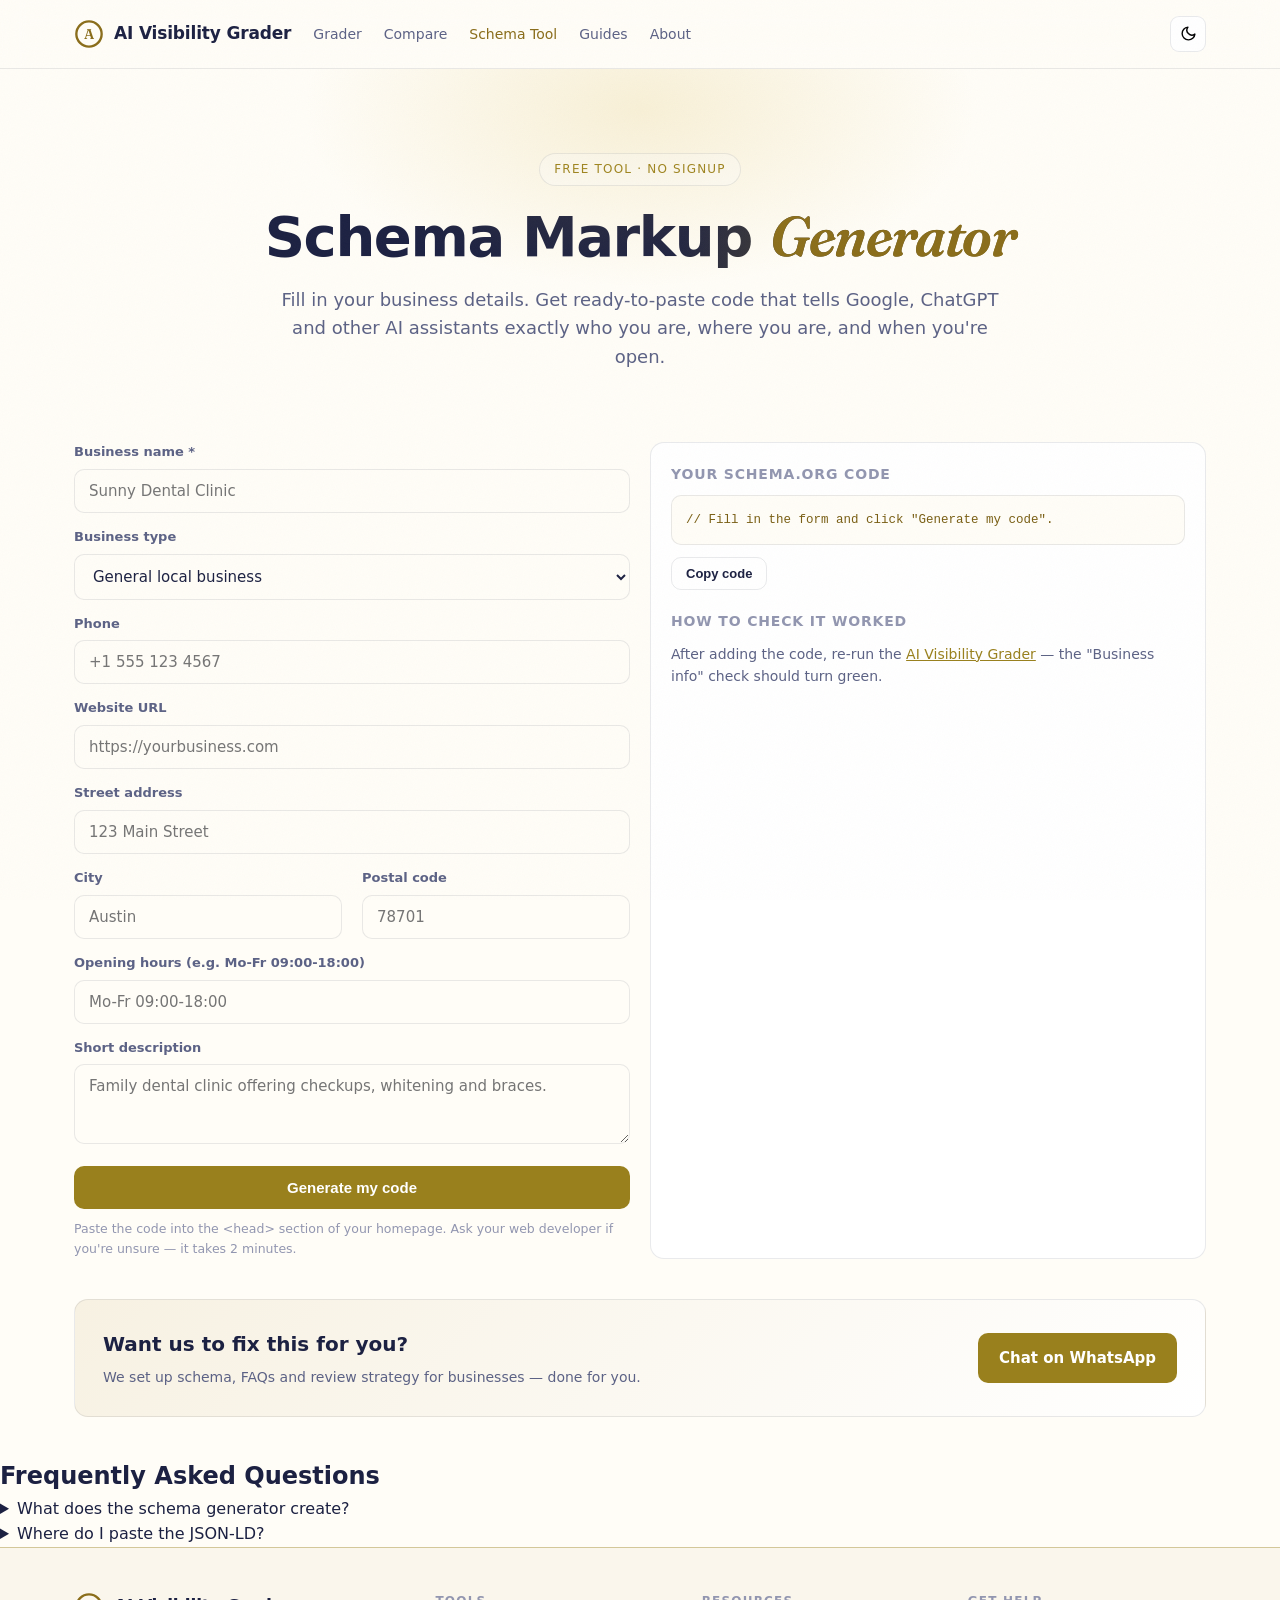
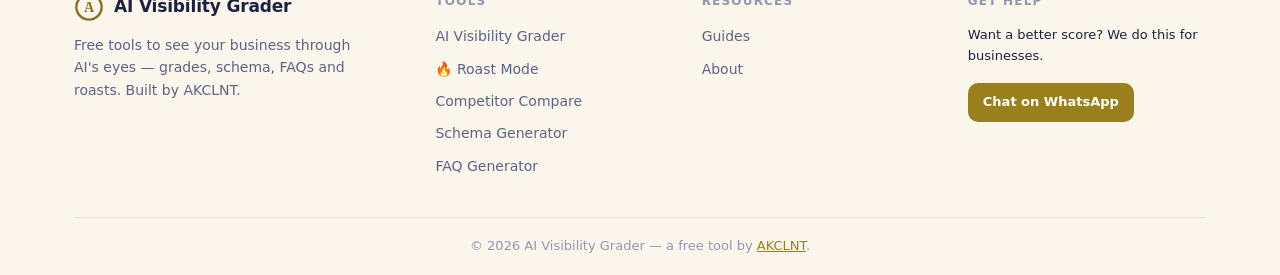
<file: schema-generator.html>
<!DOCTYPE html>
<html lang="en">
<head>
<meta charset="utf-8">
<meta name="viewport" content="width=device-width, initial-scale=1">
<title>Schema Markup Generator — Free LocalBusiness JSON-LD</title>
<meta name="description" content="Free tool: fill in your business details and get copy-paste Schema.org LocalBusiness code that helps Google and AI assistants understand your business.">
<script>try{if(localStorage.getItem("avg_theme")==="dark")document.documentElement.setAttribute("data-theme","dark");}catch(e){}</script>
<link rel="preconnect" href="https://fonts.googleapis.com">
<link rel="preconnect" href="https://fonts.gstatic.com" crossorigin>
<link href="https://fonts.googleapis.com/css2?family=Fraunces:ital,opsz,wght@0,9..144,600;1,9..144,600&display=swap" rel="stylesheet">
<link rel="stylesheet" href="style.css">
<link rel="icon" href="data:image/svg+xml,<svg xmlns='http://www.w3.org/2000/svg' viewBox='0 0 32 32'><circle cx='16' cy='16' r='13' fill='none' stroke='%2399801d' stroke-width='3'/><text x='16' y='22' text-anchor='middle' font-family='Georgia' font-size='15' font-weight='bold' fill='%2399801d'>A</text></svg>">
</head>
<body>

<header class="site">
  <div class="wrap nav">
    <a class="brand" href="index.html">
      <svg class="mark" viewBox="0 0 32 32" aria-hidden="true"><circle cx="16" cy="16" r="13.5"/><text x="16" y="21.8" text-anchor="middle">A</text></svg>
      <span>AI Visibility Grader</span>
    </a>
    <nav class="links" aria-label="Primary">
      <a href="index.html">Grader</a>
      <a href="compare.html">Compare</a>
      <a href="schema-generator.html" class="active">Schema Tool</a>
      <a href="blog/">Guides</a>
      <a href="about.html">About</a>
    </nav>
    <div class="nav-actions">
      <a class="btn btn-accent btn-sm header-cta" id="headerCta" href="index.html#grader">Grade my site</a>
      <button class="theme-btn" id="themeBtn" aria-label="Toggle light/dark theme" title="Light / dark"></button>
      <button class="burger" id="burger" aria-label="Open menu" aria-expanded="false" aria-controls="mobileMenu"><span></span><span></span><span></span></button>
    </div>
  </div>
  <div class="mobile-menu" id="mobileMenu">
    <a href="index.html">Grader</a>
    <a href="compare.html">Compare</a>
    <a href="schema-generator.html" class="active">Schema Tool</a>
    <a href="blog/">Guides</a>
    <a href="about.html">About</a>
    <a class="btn btn-accent" href="index.html#grader">Grade my site — free</a>
  </div>
</header>

<main>
<div class="wrap">
  <section class="hero page-hero">
    <span class="eyebrow">Free tool · No signup</span>
    <h1>Schema Markup <span class="gold-it">Generator</span></h1>
    <p class="lead">Fill in your business details. Get ready-to-paste code that tells Google, ChatGPT and other AI assistants exactly who you are, where you are, and when you're open.</p>
  </section>

  <div class="tool-grid">
    <div>
      <div class="field"><label>Business name *</label><input type="text" id="f_name" placeholder="Sunny Dental Clinic"></div>
      <div class="field"><label>Business type</label>
        <select id="f_type">
          <option value="LocalBusiness">General local business</option>
          <option value="Dentist">Dental clinic</option>
          <option value="Restaurant">Restaurant</option>
          <option value="HairSalon">Hair / beauty salon</option>
          <option value="RealEstateAgent">Real estate agency</option>
          <option value="LegalService">Law firm</option>
          <option value="Plumber">Plumber</option>
          <option value="MedicalClinic">Medical clinic</option>
          <option value="Gym">Gym / fitness</option>
          <option value="Store">Retail store</option>
          <option value="ProfessionalService">Professional service</option>
        </select>
      </div>
      <div class="field"><label>Phone</label><input type="tel" id="f_phone" placeholder="+1 555 123 4567"></div>
      <div class="field"><label>Website URL</label><input type="url" id="f_url" placeholder="https://yourbusiness.com"></div>
      <div class="field"><label>Street address</label><input type="text" id="f_street" placeholder="123 Main Street"></div>
      <div class="tool-grid" style="grid-template-columns:1fr 1fr;margin-top:0">
        <div class="field"><label>City</label><input type="text" id="f_city" placeholder="Austin"></div>
        <div class="field"><label>Postal code</label><input type="text" id="f_zip" placeholder="78701"></div>
      </div>
      <div class="field"><label>Opening hours (e.g. Mo-Fr 09:00-18:00)</label><input type="text" id="f_hours" placeholder="Mo-Fr 09:00-18:00"></div>
      <div class="field"><label>Short description</label><textarea id="f_desc" rows="3" placeholder="Family dental clinic offering checkups, whitening and braces."></textarea></div>
      <button class="btn btn-accent" id="genBtn" style="width:100%">Generate my code</button>
      <p class="hint" style="font-size:12.5px;color:var(--faint);margin-top:10px">Paste the code into the &lt;head&gt; section of your homepage. Ask your web developer if you're unsure — it takes 2 minutes.</p>
    </div>
    <div class="output-card">
      <h3>Your Schema.org code</h3>
      <pre class="code" id="outCode">// Fill in the form and click "Generate my code".</pre>
      <div style="display:flex;gap:10px;margin-top:12px;flex-wrap:wrap">
        <button class="btn btn-ghost btn-sm" id="copyBtn">Copy code</button>
      </div>
      <h3 style="margin-top:20px">How to check it worked</h3>
      <p style="font-size:14px;color:var(--muted)">After adding the code, re-run the <a href="index.html" style="color:var(--accent)">AI Visibility Grader</a> — the "Business info" check should turn green.</p>
    </div>
  </div>

  <div class="cta-strip">
    <div>
      <h3>Want us to fix this for you?</h3>
      <p>We set up schema, FAQs and review strategy for businesses — done for you.</p>
    </div>
    <a class="btn btn-accent" href="https://wa.me/923238559822?text=Hi!%20I%20used%20the%20Schema%20Generator%20and%20want%20help%20with%20my%20AI%20visibility.">Chat on WhatsApp</a>
  </div>
</div>

<section class="faq-section">
<h2>Frequently Asked Questions</h2>
<details><summary>What does the schema generator create?</summary><p>Valid LocalBusiness JSON-LD with your name, address, hours and services — ready to paste into your site.</p></details>
<details><summary>Where do I paste the JSON-LD?</summary><p>Inside a script tag of type application/ld+json in your page head, or via your CMS's custom HTML block.</p></details>
</section>
</main>

<footer class="site">
  <div class="wrap">
    <div class="foot-grid">
      <div class="fbrand">
        <a class="brand" href="index.html">
          <svg class="mark" viewBox="0 0 32 32" aria-hidden="true"><circle cx="16" cy="16" r="13.5"/><text x="16" y="21.8" text-anchor="middle">A</text></svg>
      <span>AI Visibility Grader</span>
        </a>
        <p>Free tools to see your business through AI's eyes — grades, schema, FAQs and roasts. Built by AKCLNT.</p>
      </div>
      <div class="fcol">
        <h4>Tools</h4>
        <a href="index.html">AI Visibility Grader</a>
        <a href="index.html#grader">🔥 Roast Mode</a>
        <a href="compare.html">Competitor Compare</a>
        <a href="schema-generator.html">Schema Generator</a>
        <a href="faq-generator.html">FAQ Generator</a>
      </div>
      <div class="fcol">
        <h4>Resources</h4>
        <a href="blog/">Guides</a>
        <a href="about.html">About</a>
      </div>
      <div class="fcol">
        <h4>Get help</h4>
        <span class="fine">Want a better score? We do this for businesses.</span>
        <a class="btn btn-accent btn-sm" href="https://wa.me/923238559822">Chat on WhatsApp</a>
      </div>
    </div>
    <div class="foot-bar">
      <span class="fine">&copy; <span id="yr"></span> AI Visibility Grader — a free tool by <a href="https://akclnt.com" style="color:var(--accent)">AKCLNT</a>.</span>
      
    </div>
  </div>
</footer>

<script>
(function(){
"use strict";
document.getElementById("yr").textContent = new Date().getFullYear();
function v(id){ return document.getElementById(id).value.trim(); }
function esc(s){ return s.replace(/\\/g,"\\\\").replace(/"/g,'\\"').replace(/\n/g,"\\n"); }

document.getElementById("genBtn").addEventListener("click", function(){
  var name = v("f_name");
  if(!name){ document.getElementById("outCode").textContent = "// Please enter at least your business name."; return; }
  var schema = {
    "@context": "https://schema.org",
    "@type": v("f_type") || "LocalBusiness",
    "name": name
  };
  if(v("f_desc")) schema.description = v("f_desc");
  if(v("f_url")) schema.url = v("f_url");
  if(v("f_phone")) schema.telephone = v("f_phone");
  if(v("f_street") || v("f_city") || v("f_zip")){
    schema.address = {"@type":"PostalAddress"};
    if(v("f_street")) schema.address.streetAddress = v("f_street");
    if(v("f_city")) schema.address.addressLocality = v("f_city");
    if(v("f_zip")) schema.address.postalCode = v("f_zip");
  }
  if(v("f_hours")) schema.openingHours = v("f_hours");
  var json = JSON.stringify(schema, null, 2);
  document.getElementById("outCode").textContent =
    '<script type="application/ld+json">\n' + json + '\n<\/script>';
});
document.getElementById("copyBtn").addEventListener("click", function(){
  var t = document.getElementById("outCode").textContent;
  navigator.clipboard.writeText(t).then(function(){
    document.getElementById("copyBtn").textContent = "Copied!";
    setTimeout(function(){ document.getElementById("copyBtn").textContent = "Copy code"; }, 2000);
  });
});
})();
</script>
<script src="site.js"></script>
<script type="application/ld+json">{"@context": "https://schema.org", "@type": "FAQPage", "mainEntity": [{"@type": "Question", "name": "What does the schema generator create?", "acceptedAnswer": {"@type": "Answer", "text": "Valid LocalBusiness JSON-LD with your name, address, hours and services — ready to paste into your site."}}, {"@type": "Question", "name": "Where do I paste the JSON-LD?", "acceptedAnswer": {"@type": "Answer", "text": "Inside a script tag of type application/ld+json in your page head, or via your CMS's custom HTML block."}}]}</script>
</body>
</html>
</file>
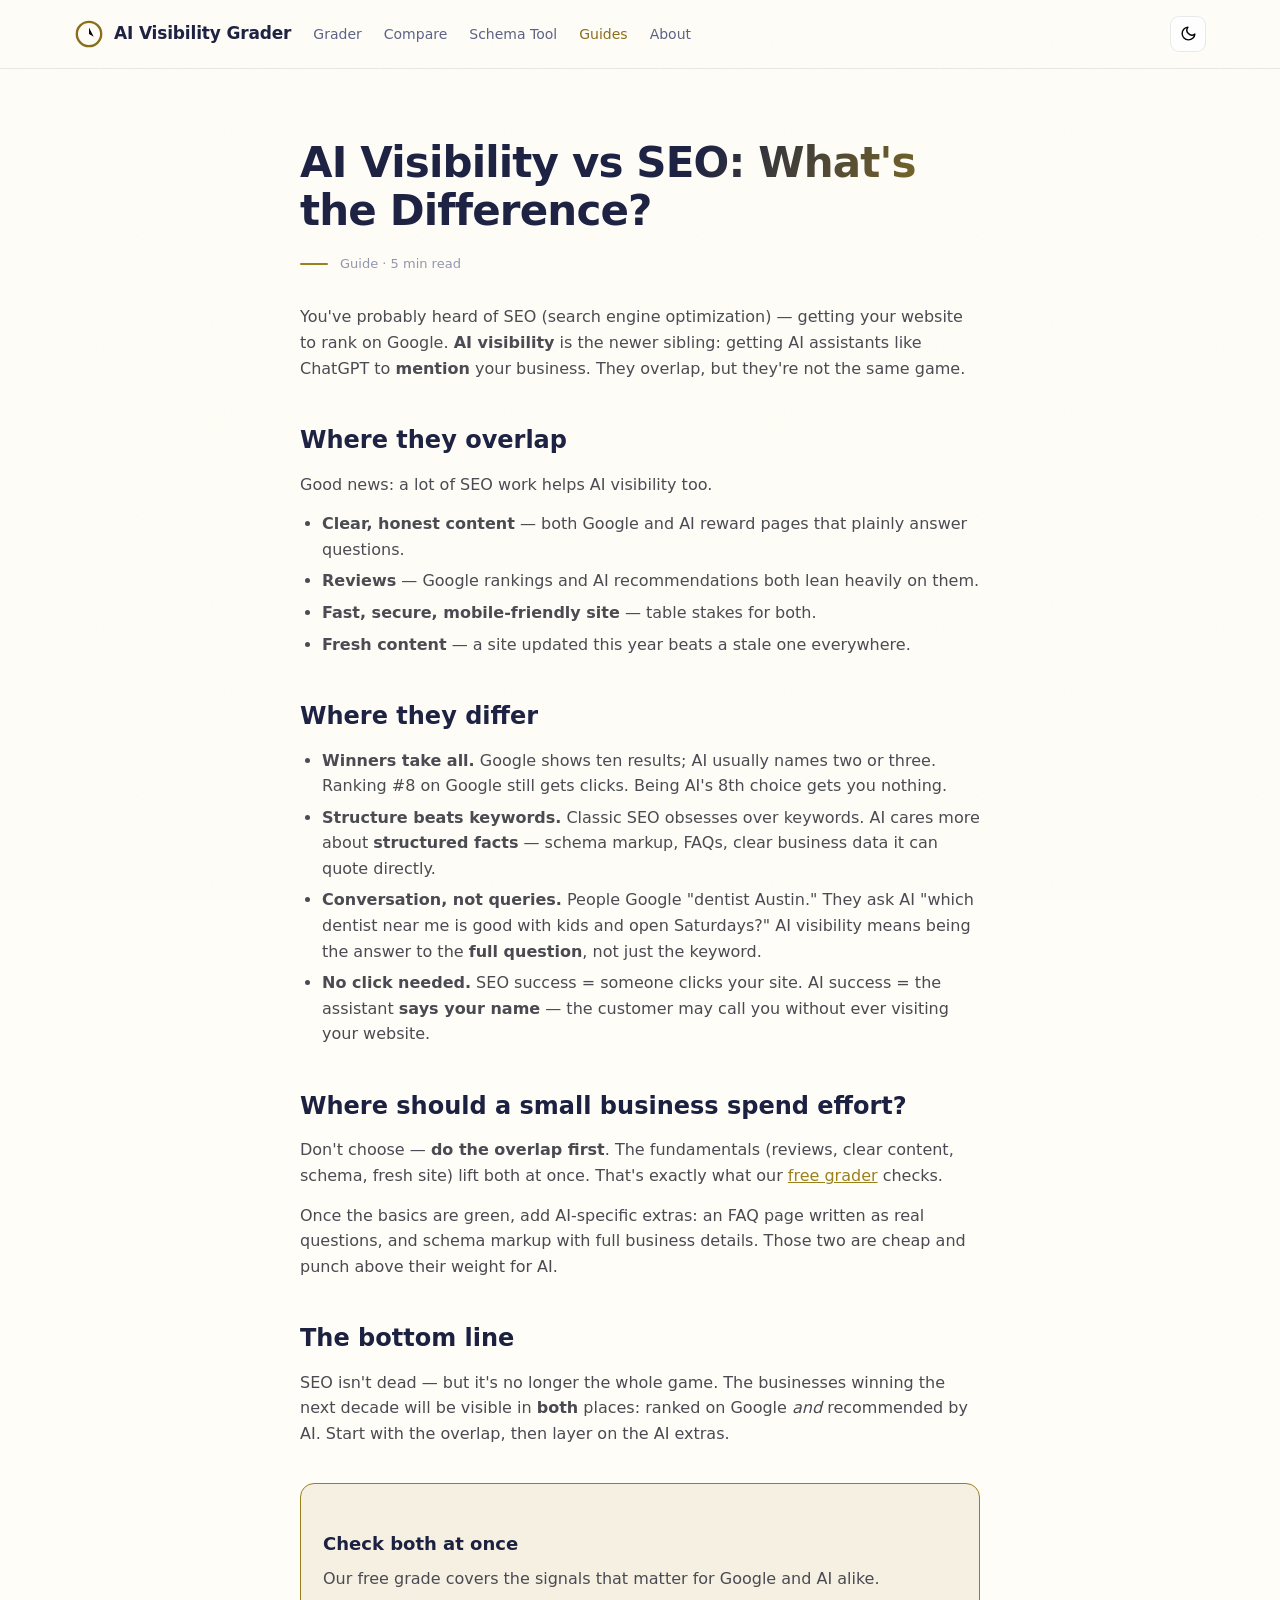
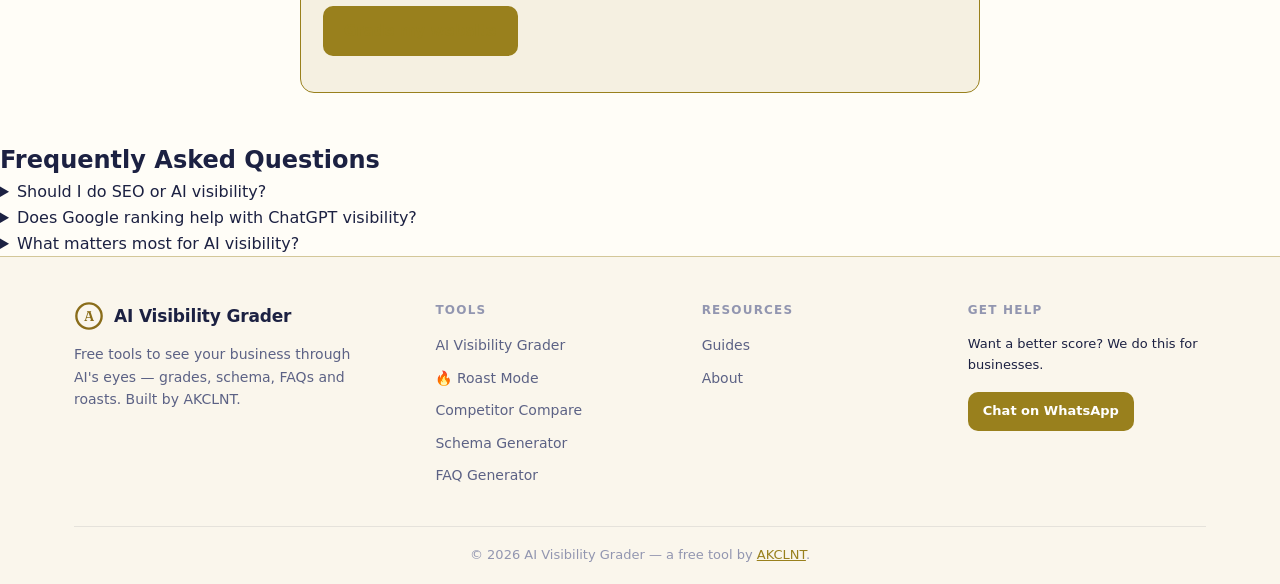
<file: blog/ai-visibility-vs-seo.html>
<!DOCTYPE html>
<html lang="en">
<head>
<meta charset="utf-8">
<meta name="viewport" content="width=device-width, initial-scale=1">
<title>AI Visibility vs SEO: What's the Difference?</title>
<meta name="description" content="AI visibility and SEO overlap but aren't the same game. Learn where they differ and where a small business should spend its effort in 2026.">
<script>try{if(localStorage.getItem("avg_theme")==="dark")document.documentElement.setAttribute("data-theme","dark");}catch(e){}</script>
<link rel="preconnect" href="https://fonts.googleapis.com">
<link rel="preconnect" href="https://fonts.gstatic.com" crossorigin>
<link href="https://fonts.googleapis.com/css2?family=Fraunces:ital,opsz,wght@0,9..144,600;1,9..144,600&display=swap" rel="stylesheet">
<link rel="stylesheet" href="../style.css">
<link rel="icon" href="data:image/svg+xml,<svg xmlns='http://www.w3.org/2000/svg' viewBox='0 0 32 32'><circle cx='16' cy='16' r='13' fill='none' stroke='%2399801d' stroke-width='3'/><text x='16' y='22' text-anchor='middle' font-family='Georgia' font-size='15' font-weight='bold' fill='%2399801d'>A</text></svg>">
<script type="application/ld+json">
{"@context":"https://schema.org","@type":"Article","headline":"AI Visibility vs SEO: What's the Difference?","description":"AI visibility and SEO overlap but aren't the same. Here's what each one means and why you need both.","author":{"@type":"Organization","name":"AKCLNT","url":"https://akclnt.com"},"publisher":{"@type":"Organization","name":"AKCLNT","url":"https://akclnt.com"},"mainEntityOfPage":{"@type":"WebPage","@id":"https://aigrader.akclnt.com/blog/ai-visibility-vs-seo.html"}}
</script>
<meta property="og:type" content="article">
<meta property="og:title" content="AI Visibility vs SEO: What's the Difference?">
<meta property="og:description" content="AI visibility and SEO overlap but aren't the same. Here's what each one means and why you need both.">
<meta property="og:url" content="https://aigrader.akclnt.com/blog/ai-visibility-vs-seo.html">
<meta property="og:image" content="https://aigrader.akclnt.com/og-image.png">
<link rel="canonical" href="https://aigrader.akclnt.com/blog/ai-visibility-vs-seo.html">
</head>
<body>
<header class="site"><div class="wrap nav">
<a class="brand" href="../index.html"><svg class="mark" viewBox="0 0 32 32"><circle cx="16" cy="16" r="13"/><path d="M16 9v7l5 3"/></svg>AI Visibility Grader</a>
<nav class="links" aria-label="Primary">
      <a href="../index.html">Grader</a>
      <a href="../compare.html">Compare</a>
      <a href="../schema-generator.html">Schema Tool</a>
      <a href="index.html" class="active">Guides</a>
      <a href="../about.html">About</a>
    </nav>
    <div class="nav-actions">
      <a class="btn btn-accent btn-sm header-cta" id="headerCta" href="../index.html#grader">Grade my site</a>
      <button class="theme-btn" id="themeBtn" aria-label="Toggle light/dark theme" title="Light / dark"></button>
      <button class="burger" id="burger" aria-label="Open menu" aria-expanded="false" aria-controls="mobileMenu"><span></span><span></span><span></span></button>
    </div>
  </div>
  <div class="mobile-menu" id="mobileMenu">
    <a href="../index.html">Grader</a>
    <a href="../compare.html">Compare</a>
    <a href="../schema-generator.html">Schema Tool</a>
    <a href="index.html" class="active">Guides</a>
    <a href="../about.html">About</a>
    <a class="btn btn-accent" href="../index.html#grader">Grade my site — free</a>
  </div>
</header>
<main><div class="post">
<h1>AI Visibility vs SEO: What's the Difference?</h1>
<p class="meta">Guide · 5 min read</p>

<p>You've probably heard of SEO (search engine optimization) — getting your website to rank on Google. <b>AI visibility</b> is the newer sibling: getting AI assistants like ChatGPT to <b>mention</b> your business. They overlap, but they're not the same game.</p>

<h2>Where they overlap</h2>
<p>Good news: a lot of SEO work helps AI visibility too.</p>
<ul>
<li><b>Clear, honest content</b> — both Google and AI reward pages that plainly answer questions.</li>
<li><b>Reviews</b> — Google rankings and AI recommendations both lean heavily on them.</li>
<li><b>Fast, secure, mobile-friendly site</b> — table stakes for both.</li>
<li><b>Fresh content</b> — a site updated this year beats a stale one everywhere.</li>
</ul>

<h2>Where they differ</h2>
<ul>
<li><b>Winners take all.</b> Google shows ten results; AI usually names two or three. Ranking #8 on Google still gets clicks. Being AI's 8th choice gets you nothing.</li>
<li><b>Structure beats keywords.</b> Classic SEO obsesses over keywords. AI cares more about <b>structured facts</b> — schema markup, FAQs, clear business data it can quote directly.</li>
<li><b>Conversation, not queries.</b> People Google "dentist Austin." They ask AI "which dentist near me is good with kids and open Saturdays?" AI visibility means being the answer to the <b>full question</b>, not just the keyword.</li>
<li><b>No click needed.</b> SEO success = someone clicks your site. AI success = the assistant <b>says your name</b> — the customer may call you without ever visiting your website.</li>
</ul>

<h2>Where should a small business spend effort?</h2>
<p>Don't choose — <b>do the overlap first</b>. The fundamentals (reviews, clear content, schema, fresh site) lift both at once. That's exactly what our <a href="../index.html">free grader</a> checks.</p>
<p>Once the basics are green, add AI-specific extras: an FAQ page written as real questions, and schema markup with full business details. Those two are cheap and punch above their weight for AI.</p>

<h2>The bottom line</h2>
<p>SEO isn't dead — but it's no longer the whole game. The businesses winning the next decade will be visible in <b>both</b> places: ranked on Google <i>and</i> recommended by AI. Start with the overlap, then layer on the AI extras.</p>

<div class="cta-box"><h3>Check both at once</h3><p>Our free grade covers the signals that matter for Google and AI alike.</p><p style="margin-top:14px"><a class="btn btn-accent" href="../index.html">Grade my website</a></p></div>
</div>
<section class="faq-section">
<h2>Frequently Asked Questions</h2>
<details><summary>Should I do SEO or AI visibility?</summary><p>Both. SEO brings Google traffic; AI visibility gets you mentioned in ChatGPT and Perplexity answers. The foundations overlap.</p></details>
<details><summary>Does Google ranking help with ChatGPT visibility?</summary><p>Indirectly — ChatGPT trains on web content, and well-ranked pages are often in its knowledge. But AI also cites lesser-known pages with clear, factual content.</p></details>
<details><summary>What matters most for AI visibility?</summary><p>Clear factual content, FAQ sections, schema markup, and being mentioned across the web — the grader checks all of these.</p></details>
</section>
</main>
<footer class="site">
  <div class="wrap">
    <div class="foot-grid">
      <div class="fbrand">
        <a class="brand" href="../index.html">
          <svg class="mark" viewBox="0 0 32 32" aria-hidden="true"><circle cx="16" cy="16" r="13.5"/><text x="16" y="21.8" text-anchor="middle">A</text></svg>
      <span>AI Visibility Grader</span>
        </a>
        <p>Free tools to see your business through AI's eyes — grades, schema, FAQs and roasts. Built by AKCLNT.</p>
      </div>
      <div class="fcol">
        <h4>Tools</h4>
        <a href="../index.html">AI Visibility Grader</a>
        <a href="../index.html#grader">🔥 Roast Mode</a>
        <a href="../compare.html">Competitor Compare</a>
        <a href="../schema-generator.html">Schema Generator</a>
        <a href="../faq-generator.html">FAQ Generator</a>
      </div>
      <div class="fcol">
        <h4>Resources</h4>
        <a href="../blog/">Guides</a>
        <a href="../about.html">About</a>
      </div>
      <div class="fcol">
        <h4>Get help</h4>
        <span class="fine">Want a better score? We do this for businesses.</span>
        <a class="btn btn-accent btn-sm" href="https://wa.me/923238559822">Chat on WhatsApp</a>
      </div>
    </div>
    <div class="foot-bar">
      <span class="fine">&copy; <span id="yr"></span> AI Visibility Grader — a free tool by <a href="https://akclnt.com" style="color:var(--accent)">AKCLNT</a>.</span>
      
    </div>
  </div>
</footer>
<script>document.getElementById("yr").textContent = new Date().getFullYear();</script>
<script src="../site.js"></script>
<script type="application/ld+json">{"@context": "https://schema.org", "@type": "FAQPage", "mainEntity": [{"@type": "Question", "name": "Should I do SEO or AI visibility?", "acceptedAnswer": {"@type": "Answer", "text": "Both. SEO brings Google traffic; AI visibility gets you mentioned in ChatGPT and Perplexity answers. The foundations overlap."}}, {"@type": "Question", "name": "Does Google ranking help with ChatGPT visibility?", "acceptedAnswer": {"@type": "Answer", "text": "Indirectly — ChatGPT trains on web content, and well-ranked pages are often in its knowledge. But AI also cites lesser-known pages with clear, factual content."}}, {"@type": "Question", "name": "What matters most for AI visibility?", "acceptedAnswer": {"@type": "Answer", "text": "Clear factual content, FAQ sections, schema markup, and being mentioned across the web — the grader checks all of these."}}]}</script>
</body>
</html>
</file>
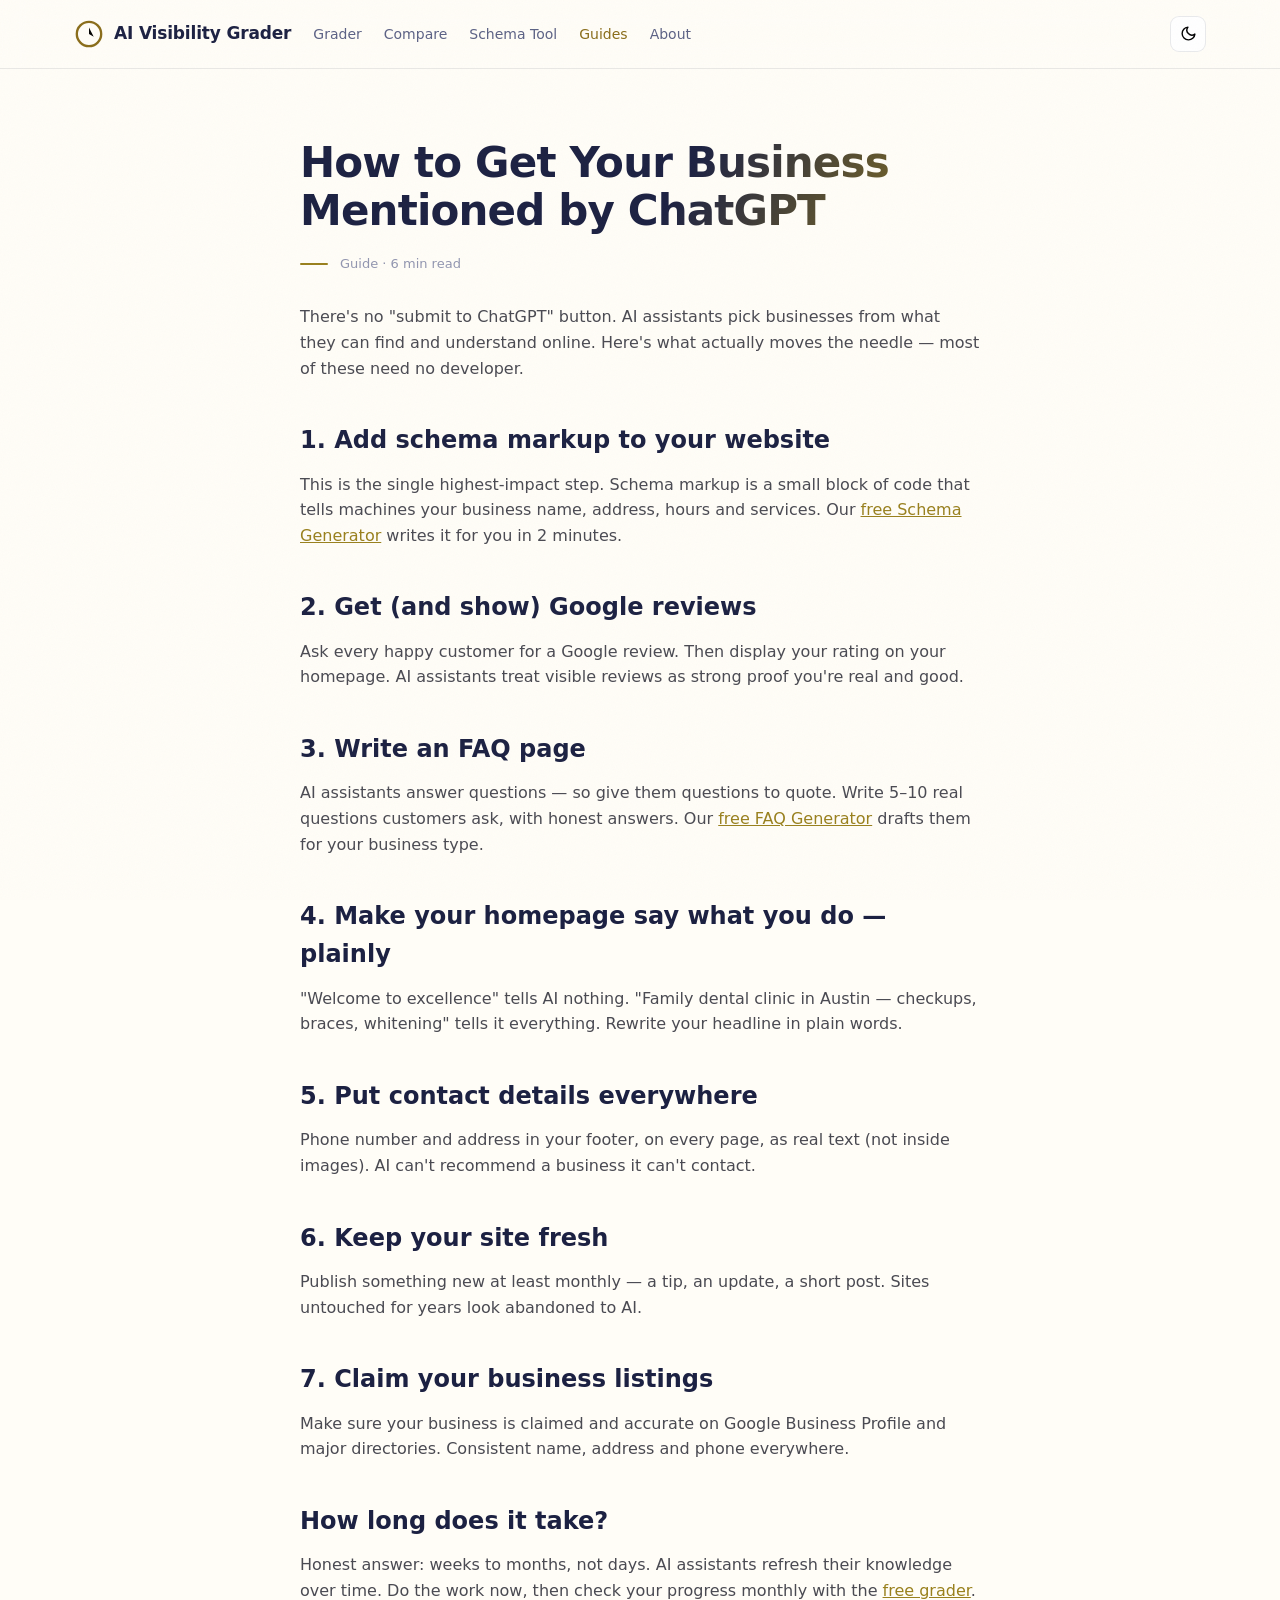
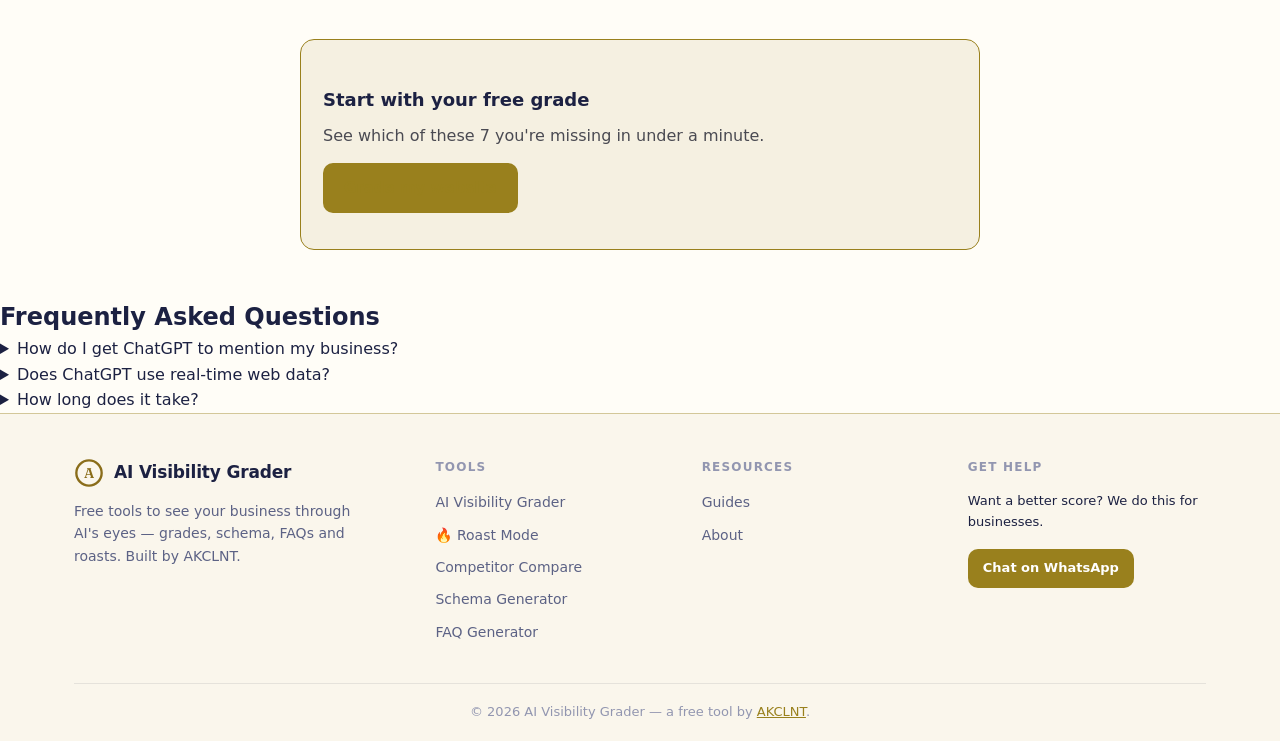
<file: blog/how-to-get-mentioned-by-chatgpt.html>
<!DOCTYPE html>
<html lang="en">
<head>
<meta charset="utf-8">
<meta name="viewport" content="width=device-width, initial-scale=1">
<title>How to Get Your Business Mentioned by ChatGPT (7 Steps)</title>
<meta name="description" content="7 practical steps to get your business recommended by ChatGPT and other AI assistants. Most need no developer. Plain-English guide for business owners.">
<script>try{if(localStorage.getItem("avg_theme")==="dark")document.documentElement.setAttribute("data-theme","dark");}catch(e){}</script>
<link rel="preconnect" href="https://fonts.googleapis.com">
<link rel="preconnect" href="https://fonts.gstatic.com" crossorigin>
<link href="https://fonts.googleapis.com/css2?family=Fraunces:ital,opsz,wght@0,9..144,600;1,9..144,600&display=swap" rel="stylesheet">
<link rel="stylesheet" href="../style.css">
<link rel="icon" href="data:image/svg+xml,<svg xmlns='http://www.w3.org/2000/svg' viewBox='0 0 32 32'><circle cx='16' cy='16' r='13' fill='none' stroke='%2399801d' stroke-width='3'/><text x='16' y='22' text-anchor='middle' font-family='Georgia' font-size='15' font-weight='bold' fill='%2399801d'>A</text></svg>">
<script type="application/ld+json">
{"@context":"https://schema.org","@type":"Article","headline":'How to Get Mentioned by ChatGPT',"description":'Practical steps to make your business more likely to be recommended when people ask ChatGPT, Perplexity or Gemini.',"author":{"@type":"Organization","name":"AKCLNT","url":"https://akclnt.com"},"publisher":{"@type":"Organization","name":"AKCLNT","url":"https://akclnt.com"},"mainEntityOfPage":{"@type":"WebPage","@id":"https://aigrader.akclnt.com/blog/how-to-get-mentioned-by-chatgpt.html"}}
</script>
<meta property="og:type" content="article">
<meta property="og:title" content="How to Get Mentioned by ChatGPT">
<meta property="og:description" content="Practical steps to make your business more likely to be recommended when people ask ChatGPT, Perplexity or Gemini.">
<meta property="og:url" content="https://aigrader.akclnt.com/blog/how-to-get-mentioned-by-chatgpt.html">
<meta property="og:image" content="https://aigrader.akclnt.com/og-image.png">
<link rel="canonical" href="https://aigrader.akclnt.com/blog/how-to-get-mentioned-by-chatgpt.html">
</head>
<body>
<header class="site"><div class="wrap nav">
<a class="brand" href="../index.html"><svg class="mark" viewBox="0 0 32 32"><circle cx="16" cy="16" r="13"/><path d="M16 9v7l5 3"/></svg>AI Visibility Grader</a>
<nav class="links" aria-label="Primary">
      <a href="../index.html">Grader</a>
      <a href="../compare.html">Compare</a>
      <a href="../schema-generator.html">Schema Tool</a>
      <a href="index.html" class="active">Guides</a>
      <a href="../about.html">About</a>
    </nav>
    <div class="nav-actions">
      <a class="btn btn-accent btn-sm header-cta" id="headerCta" href="../index.html#grader">Grade my site</a>
      <button class="theme-btn" id="themeBtn" aria-label="Toggle light/dark theme" title="Light / dark"></button>
      <button class="burger" id="burger" aria-label="Open menu" aria-expanded="false" aria-controls="mobileMenu"><span></span><span></span><span></span></button>
    </div>
  </div>
  <div class="mobile-menu" id="mobileMenu">
    <a href="../index.html">Grader</a>
    <a href="../compare.html">Compare</a>
    <a href="../schema-generator.html">Schema Tool</a>
    <a href="index.html" class="active">Guides</a>
    <a href="../about.html">About</a>
    <a class="btn btn-accent" href="../index.html#grader">Grade my site — free</a>
  </div>
</header>
<main><div class="post">
<h1>How to Get Your Business Mentioned by ChatGPT</h1>
<p class="meta">Guide · 6 min read</p>

<p>There's no "submit to ChatGPT" button. AI assistants pick businesses from what they can find and understand online. Here's what actually moves the needle — most of these need no developer.</p>

<h2>1. Add schema markup to your website</h2>
<p>This is the single highest-impact step. Schema markup is a small block of code that tells machines your business name, address, hours and services. Our <a href="../schema-generator.html">free Schema Generator</a> writes it for you in 2 minutes.</p>

<h2>2. Get (and show) Google reviews</h2>
<p>Ask every happy customer for a Google review. Then display your rating on your homepage. AI assistants treat visible reviews as strong proof you're real and good.</p>

<h2>3. Write an FAQ page</h2>
<p>AI assistants answer questions — so give them questions to quote. Write 5–10 real questions customers ask, with honest answers. Our <a href="../faq-generator.html">free FAQ Generator</a> drafts them for your business type.</p>

<h2>4. Make your homepage say what you do — plainly</h2>
<p>"Welcome to excellence" tells AI nothing. "Family dental clinic in Austin — checkups, braces, whitening" tells it everything. Rewrite your headline in plain words.</p>

<h2>5. Put contact details everywhere</h2>
<p>Phone number and address in your footer, on every page, as real text (not inside images). AI can't recommend a business it can't contact.</p>

<h2>6. Keep your site fresh</h2>
<p>Publish something new at least monthly — a tip, an update, a short post. Sites untouched for years look abandoned to AI.</p>

<h2>7. Claim your business listings</h2>
<p>Make sure your business is claimed and accurate on Google Business Profile and major directories. Consistent name, address and phone everywhere.</p>

<h2>How long does it take?</h2>
<p>Honest answer: weeks to months, not days. AI assistants refresh their knowledge over time. Do the work now, then check your progress monthly with the <a href="../index.html">free grader</a>.</p>

<div class="cta-box"><h3>Start with your free grade</h3><p>See which of these 7 you're missing in under a minute.</p><p style="margin-top:14px"><a class="btn btn-accent" href="../index.html">Grade my website</a></p></div>
</div>
<section class="faq-section">
<h2>Frequently Asked Questions</h2>
<details><summary>How do I get ChatGPT to mention my business?</summary><p>Publish clear, factual content about what you do, add FAQ schema, get listed in directories, and earn mentions on other sites.</p></details>
<details><summary>Does ChatGPT use real-time web data?</summary><p>ChatGPT can browse the web for current info. Pages with clear facts and schema markup are easier for it to cite.</p></details>
<details><summary>How long does it take?</summary><p>Weeks to months. Publish the fixes in this guide, then re-grade your site monthly to track progress.</p></details>
</section>
</main>
<footer class="site">
  <div class="wrap">
    <div class="foot-grid">
      <div class="fbrand">
        <a class="brand" href="../index.html">
          <svg class="mark" viewBox="0 0 32 32" aria-hidden="true"><circle cx="16" cy="16" r="13.5"/><text x="16" y="21.8" text-anchor="middle">A</text></svg>
      <span>AI Visibility Grader</span>
        </a>
        <p>Free tools to see your business through AI's eyes — grades, schema, FAQs and roasts. Built by AKCLNT.</p>
      </div>
      <div class="fcol">
        <h4>Tools</h4>
        <a href="../index.html">AI Visibility Grader</a>
        <a href="../index.html#grader">🔥 Roast Mode</a>
        <a href="../compare.html">Competitor Compare</a>
        <a href="../schema-generator.html">Schema Generator</a>
        <a href="../faq-generator.html">FAQ Generator</a>
      </div>
      <div class="fcol">
        <h4>Resources</h4>
        <a href="../blog/">Guides</a>
        <a href="../about.html">About</a>
      </div>
      <div class="fcol">
        <h4>Get help</h4>
        <span class="fine">Want a better score? We do this for businesses.</span>
        <a class="btn btn-accent btn-sm" href="https://wa.me/923238559822">Chat on WhatsApp</a>
      </div>
    </div>
    <div class="foot-bar">
      <span class="fine">&copy; <span id="yr"></span> AI Visibility Grader — a free tool by <a href="https://akclnt.com" style="color:var(--accent)">AKCLNT</a>.</span>
      
    </div>
  </div>
</footer>
<script>document.getElementById("yr").textContent = new Date().getFullYear();</script>
<script src="../site.js"></script>
<script type="application/ld+json">{"@context": "https://schema.org", "@type": "FAQPage", "mainEntity": [{"@type": "Question", "name": "How do I get ChatGPT to mention my business?", "acceptedAnswer": {"@type": "Answer", "text": "Publish clear, factual content about what you do, add FAQ schema, get listed in directories, and earn mentions on other sites."}}, {"@type": "Question", "name": "Does ChatGPT use real-time web data?", "acceptedAnswer": {"@type": "Answer", "text": "ChatGPT can browse the web for current info. Pages with clear facts and schema markup are easier for it to cite."}}, {"@type": "Question", "name": "How long does it take?", "acceptedAnswer": {"@type": "Answer", "text": "Weeks to months. Publish the fixes in this guide, then re-grade your site monthly to track progress."}}]}</script>
</body>
</html>
</file>
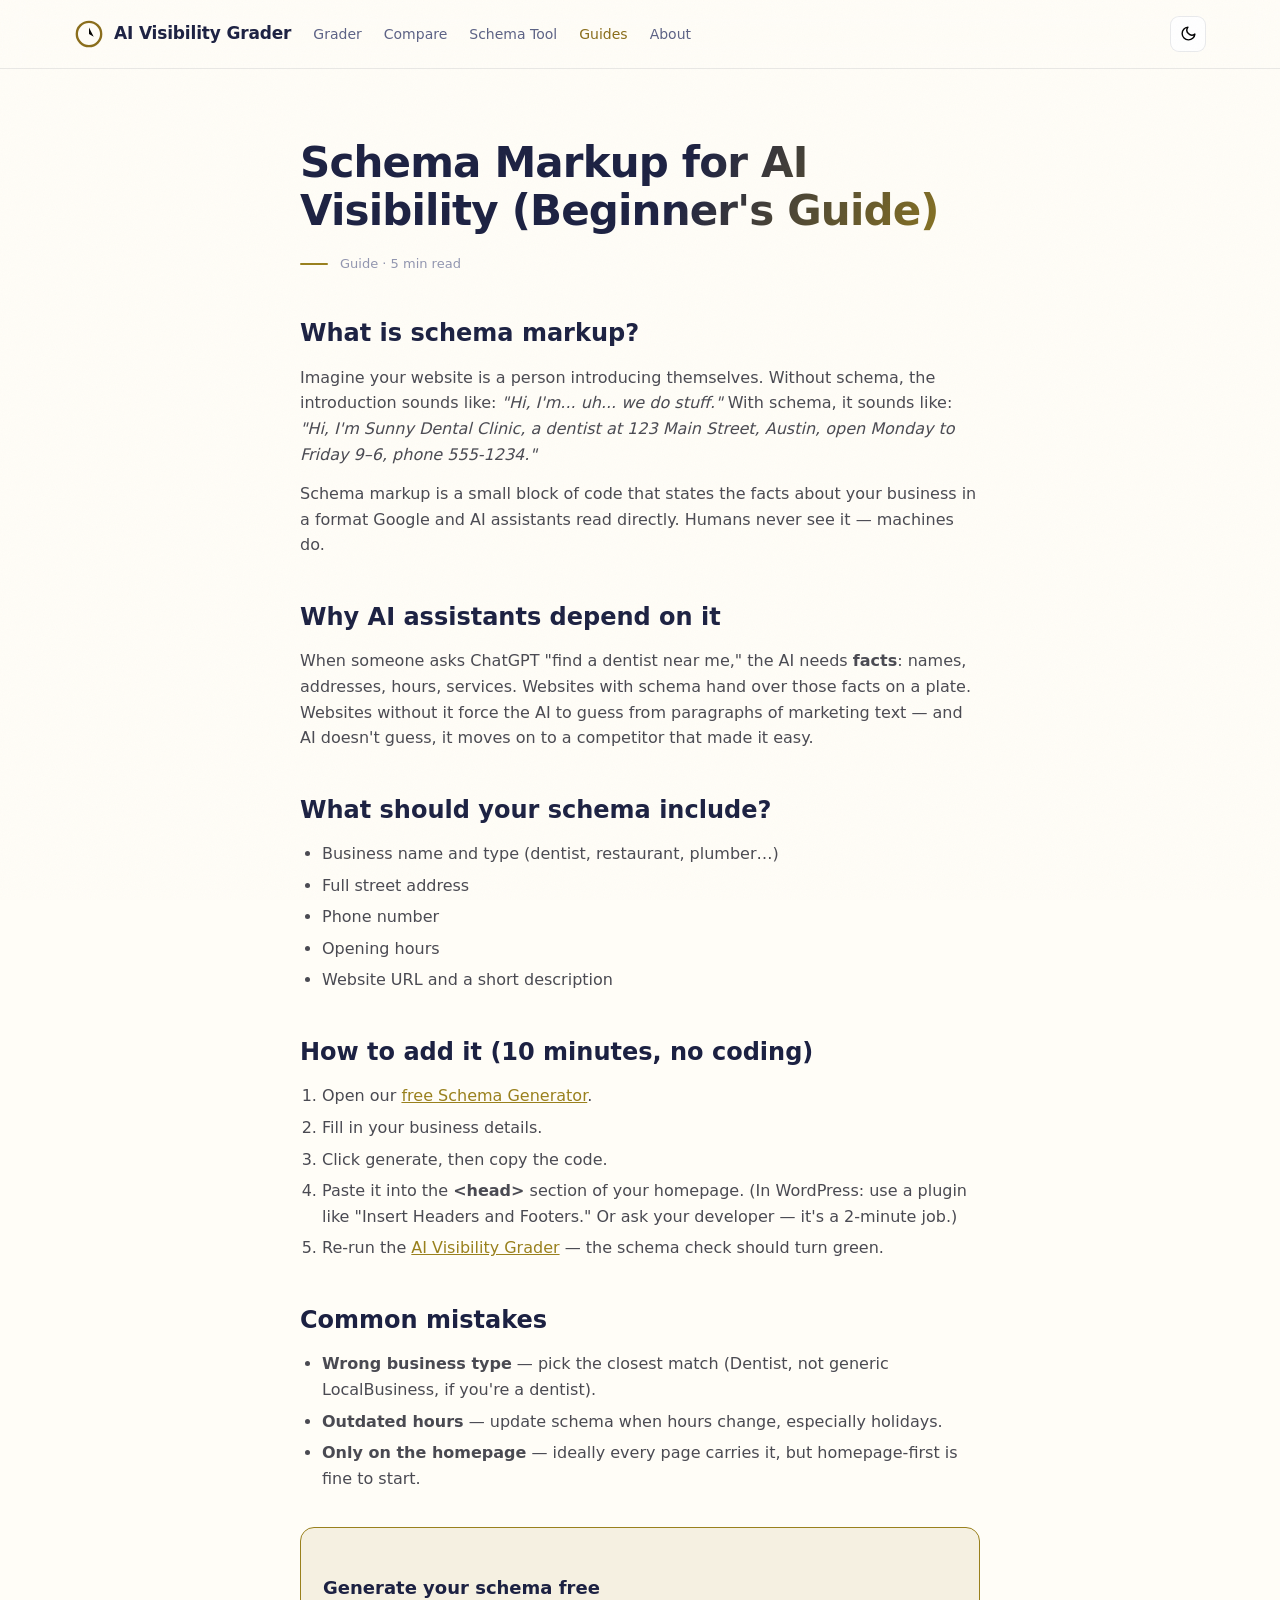
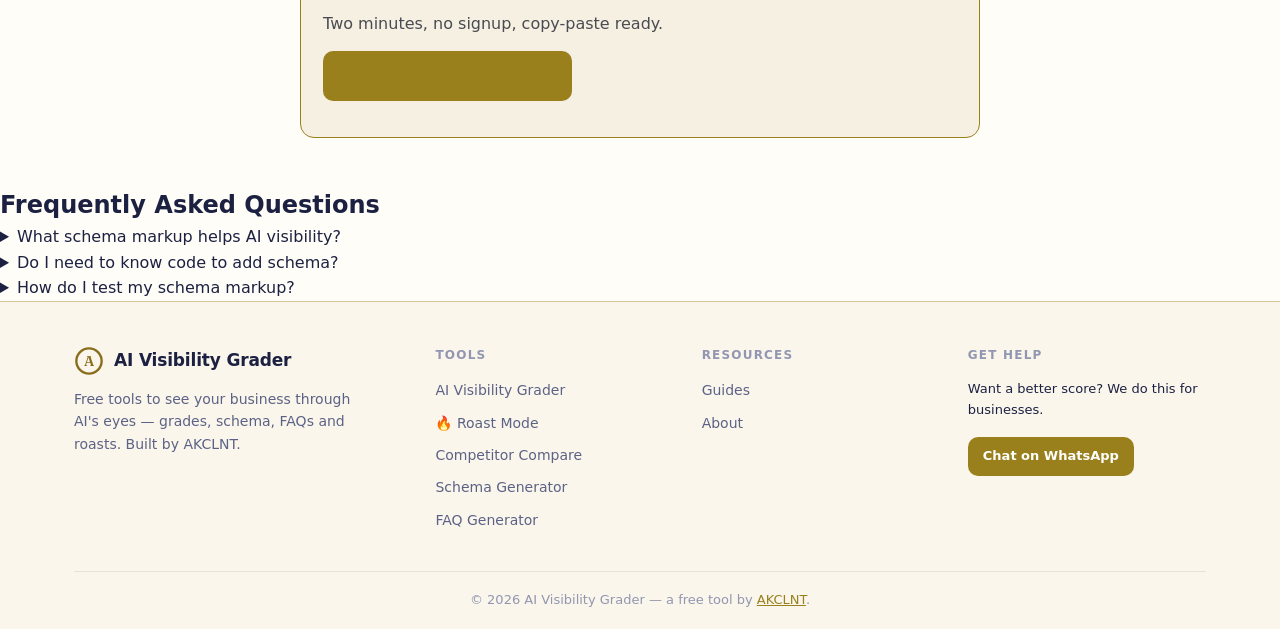
<file: blog/schema-markup-for-ai-visibility.html>
<!DOCTYPE html>
<html lang="en">
<head>
<meta charset="utf-8">
<meta name="viewport" content="width=device-width, initial-scale=1">
<title>Schema Markup for AI Visibility — Beginner's Guide</title>
<meta name="description" content="What schema markup is, why AI assistants depend on it, and how to add LocalBusiness schema to your site in 10 minutes — no coding needed.">
<script>try{if(localStorage.getItem("avg_theme")==="dark")document.documentElement.setAttribute("data-theme","dark");}catch(e){}</script>
<link rel="preconnect" href="https://fonts.googleapis.com">
<link rel="preconnect" href="https://fonts.gstatic.com" crossorigin>
<link href="https://fonts.googleapis.com/css2?family=Fraunces:ital,opsz,wght@0,9..144,600;1,9..144,600&display=swap" rel="stylesheet">
<link rel="stylesheet" href="../style.css">
<link rel="icon" href="data:image/svg+xml,<svg xmlns='http://www.w3.org/2000/svg' viewBox='0 0 32 32'><circle cx='16' cy='16' r='13' fill='none' stroke='%2399801d' stroke-width='3'/><text x='16' y='22' text-anchor='middle' font-family='Georgia' font-size='15' font-weight='bold' fill='%2399801d'>A</text></svg>">
<script type="application/ld+json">
{"@context":"https://schema.org","@type":"Article","headline":'Schema Markup for AI Visibility',"description":'How structured data helps AI assistants understand your business — and how to add it with our free generator.',"author":{"@type":"Organization","name":"AKCLNT","url":"https://akclnt.com"},"publisher":{"@type":"Organization","name":"AKCLNT","url":"https://akclnt.com"},"mainEntityOfPage":{"@type":"WebPage","@id":"https://aigrader.akclnt.com/blog/schema-markup-for-ai-visibility.html"}}
</script>
<meta property="og:type" content="article">
<meta property="og:title" content="Schema Markup for AI Visibility">
<meta property="og:description" content="How structured data helps AI assistants understand your business — and how to add it with our free generator.">
<meta property="og:url" content="https://aigrader.akclnt.com/blog/schema-markup-for-ai-visibility.html">
<meta property="og:image" content="https://aigrader.akclnt.com/og-image.png">
<link rel="canonical" href="https://aigrader.akclnt.com/blog/schema-markup-for-ai-visibility.html">
</head>
<body>
<header class="site"><div class="wrap nav">
<a class="brand" href="../index.html"><svg class="mark" viewBox="0 0 32 32"><circle cx="16" cy="16" r="13"/><path d="M16 9v7l5 3"/></svg>AI Visibility Grader</a>
<nav class="links" aria-label="Primary">
      <a href="../index.html">Grader</a>
      <a href="../compare.html">Compare</a>
      <a href="../schema-generator.html">Schema Tool</a>
      <a href="index.html" class="active">Guides</a>
      <a href="../about.html">About</a>
    </nav>
    <div class="nav-actions">
      <a class="btn btn-accent btn-sm header-cta" id="headerCta" href="../index.html#grader">Grade my site</a>
      <button class="theme-btn" id="themeBtn" aria-label="Toggle light/dark theme" title="Light / dark"></button>
      <button class="burger" id="burger" aria-label="Open menu" aria-expanded="false" aria-controls="mobileMenu"><span></span><span></span><span></span></button>
    </div>
  </div>
  <div class="mobile-menu" id="mobileMenu">
    <a href="../index.html">Grader</a>
    <a href="../compare.html">Compare</a>
    <a href="../schema-generator.html">Schema Tool</a>
    <a href="index.html" class="active">Guides</a>
    <a href="../about.html">About</a>
    <a class="btn btn-accent" href="../index.html#grader">Grade my site — free</a>
  </div>
</header>
<main><div class="post">
<h1>Schema Markup for AI Visibility (Beginner's Guide)</h1>
<p class="meta">Guide · 5 min read</p>

<h2>What is schema markup?</h2>
<p>Imagine your website is a person introducing themselves. Without schema, the introduction sounds like: <i>"Hi, I'm... uh... we do stuff."</i> With schema, it sounds like: <i>"Hi, I'm Sunny Dental Clinic, a dentist at 123 Main Street, Austin, open Monday to Friday 9–6, phone 555-1234."</i></p>
<p>Schema markup is a small block of code that states the facts about your business in a format Google and AI assistants read directly. Humans never see it — machines do.</p>

<h2>Why AI assistants depend on it</h2>
<p>When someone asks ChatGPT "find a dentist near me," the AI needs <b>facts</b>: names, addresses, hours, services. Websites with schema hand over those facts on a plate. Websites without it force the AI to guess from paragraphs of marketing text — and AI doesn't guess, it moves on to a competitor that made it easy.</p>

<h2>What should your schema include?</h2>
<ul>
<li>Business name and type (dentist, restaurant, plumber…)</li>
<li>Full street address</li>
<li>Phone number</li>
<li>Opening hours</li>
<li>Website URL and a short description</li>
</ul>

<h2>How to add it (10 minutes, no coding)</h2>
<ol>
<li>Open our <a href="../schema-generator.html">free Schema Generator</a>.</li>
<li>Fill in your business details.</li>
<li>Click generate, then copy the code.</li>
<li>Paste it into the <b>&lt;head&gt;</b> section of your homepage. (In WordPress: use a plugin like "Insert Headers and Footers." Or ask your developer — it's a 2-minute job.)</li>
<li>Re-run the <a href="../index.html">AI Visibility Grader</a> — the schema check should turn green.</li>
</ol>

<h2>Common mistakes</h2>
<ul>
<li><b>Wrong business type</b> — pick the closest match (Dentist, not generic LocalBusiness, if you're a dentist).</li>
<li><b>Outdated hours</b> — update schema when hours change, especially holidays.</li>
<li><b>Only on the homepage</b> — ideally every page carries it, but homepage-first is fine to start.</li>
</ul>

<div class="cta-box"><h3>Generate your schema free</h3><p>Two minutes, no signup, copy-paste ready.</p><p style="margin-top:14px"><a class="btn btn-accent" href="../schema-generator.html">Open Schema Generator</a></p></div>
</div>
<section class="faq-section">
<h2>Frequently Asked Questions</h2>
<details><summary>What schema markup helps AI visibility?</summary><p>FAQPage, LocalBusiness, Article and HowTo schema help AI assistants parse and cite your content accurately.</p></details>
<details><summary>Do I need to know code to add schema?</summary><p>No — use the free schema generator on this site to create valid JSON-LD, then paste it into your page.</p></details>
<details><summary>How do I test my schema markup?</summary><p>Use Google's Rich Results Test or Schema.org validator to confirm your JSON-LD has no errors.</p></details>
</section>
</main>
<footer class="site">
  <div class="wrap">
    <div class="foot-grid">
      <div class="fbrand">
        <a class="brand" href="../index.html">
          <svg class="mark" viewBox="0 0 32 32" aria-hidden="true"><circle cx="16" cy="16" r="13.5"/><text x="16" y="21.8" text-anchor="middle">A</text></svg>
      <span>AI Visibility Grader</span>
        </a>
        <p>Free tools to see your business through AI's eyes — grades, schema, FAQs and roasts. Built by AKCLNT.</p>
      </div>
      <div class="fcol">
        <h4>Tools</h4>
        <a href="../index.html">AI Visibility Grader</a>
        <a href="../index.html#grader">🔥 Roast Mode</a>
        <a href="../compare.html">Competitor Compare</a>
        <a href="../schema-generator.html">Schema Generator</a>
        <a href="../faq-generator.html">FAQ Generator</a>
      </div>
      <div class="fcol">
        <h4>Resources</h4>
        <a href="../blog/">Guides</a>
        <a href="../about.html">About</a>
      </div>
      <div class="fcol">
        <h4>Get help</h4>
        <span class="fine">Want a better score? We do this for businesses.</span>
        <a class="btn btn-accent btn-sm" href="https://wa.me/923238559822">Chat on WhatsApp</a>
      </div>
    </div>
    <div class="foot-bar">
      <span class="fine">&copy; <span id="yr"></span> AI Visibility Grader — a free tool by <a href="https://akclnt.com" style="color:var(--accent)">AKCLNT</a>.</span>
      
    </div>
  </div>
</footer>
<script>document.getElementById("yr").textContent = new Date().getFullYear();</script>
<script src="../site.js"></script>
<script type="application/ld+json">{"@context": "https://schema.org", "@type": "FAQPage", "mainEntity": [{"@type": "Question", "name": "What schema markup helps AI visibility?", "acceptedAnswer": {"@type": "Answer", "text": "FAQPage, LocalBusiness, Article and HowTo schema help AI assistants parse and cite your content accurately."}}, {"@type": "Question", "name": "Do I need to know code to add schema?", "acceptedAnswer": {"@type": "Answer", "text": "No — use the free schema generator on this site to create valid JSON-LD, then paste it into your page."}}, {"@type": "Question", "name": "How do I test my schema markup?", "acceptedAnswer": {"@type": "Answer", "text": "Use Google's Rich Results Test or Schema.org validator to confirm your JSON-LD has no errors."}}]}</script>
</body>
</html>
</file>
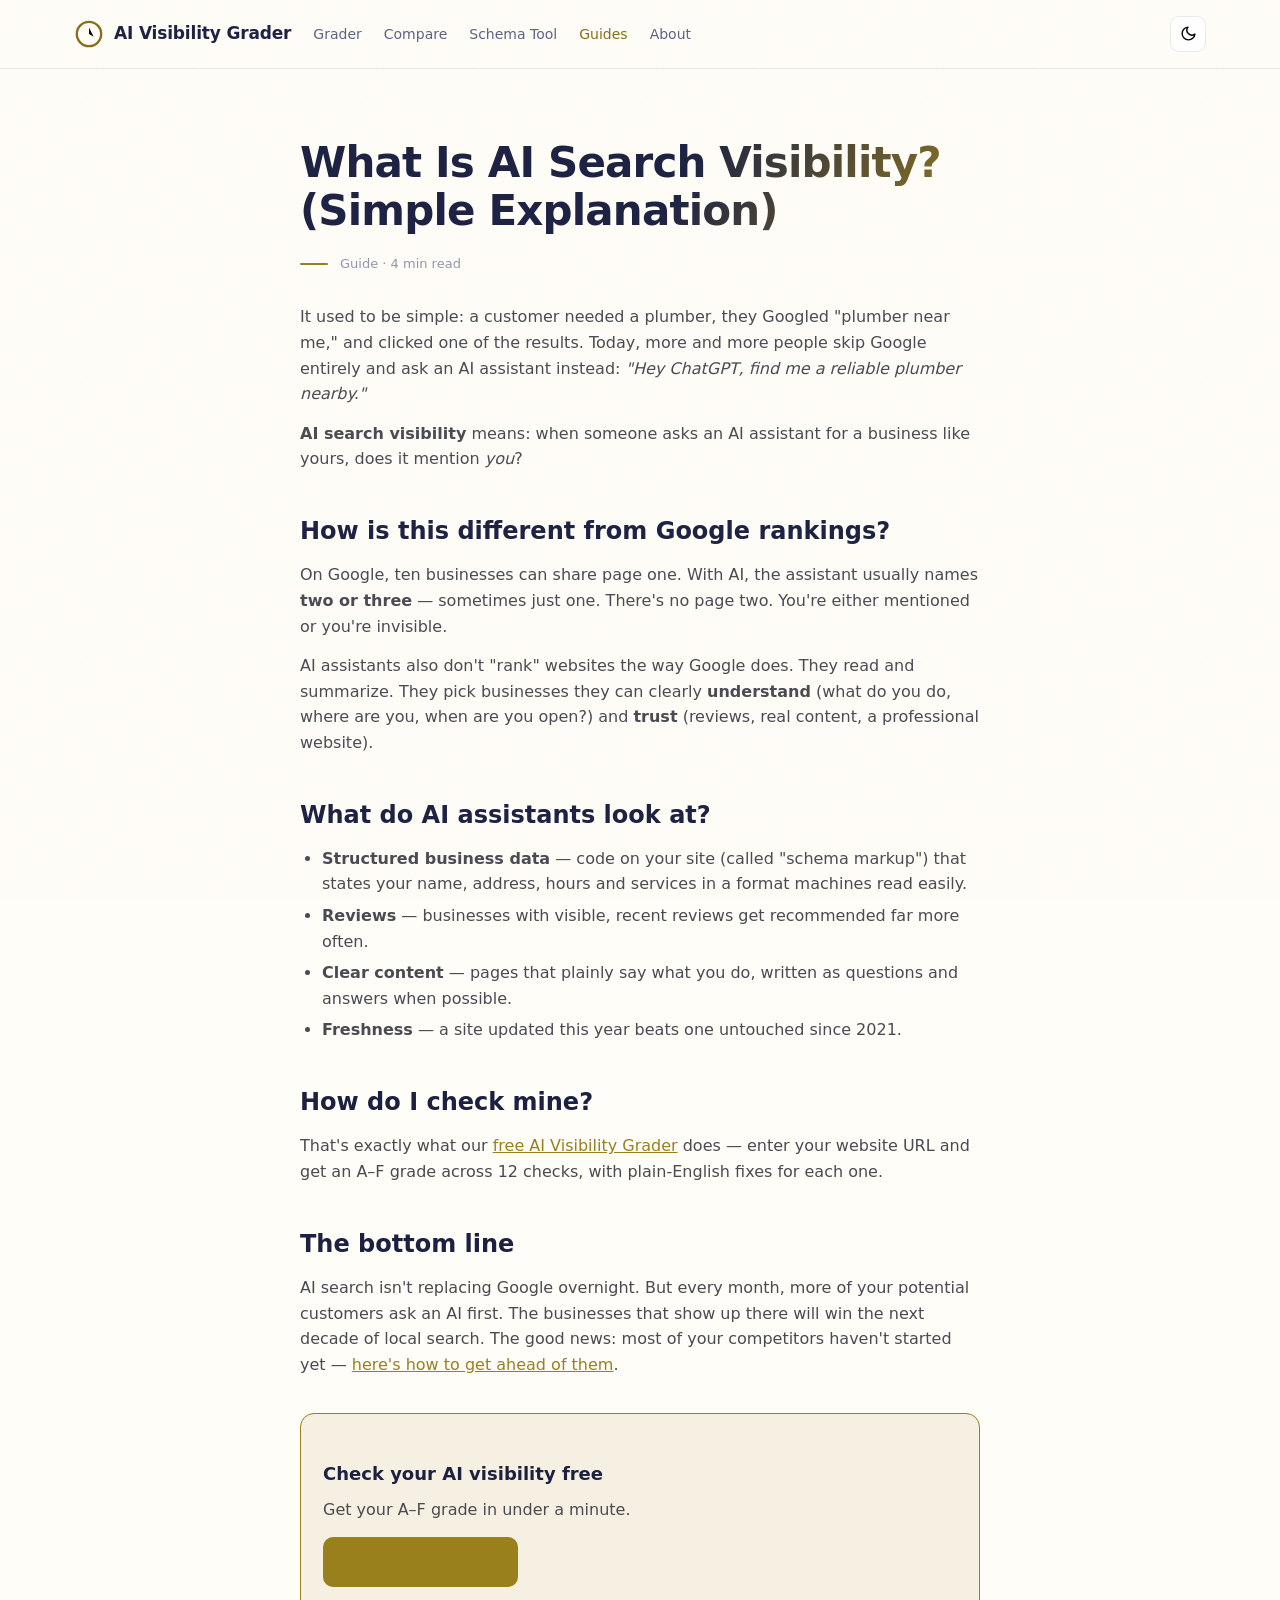
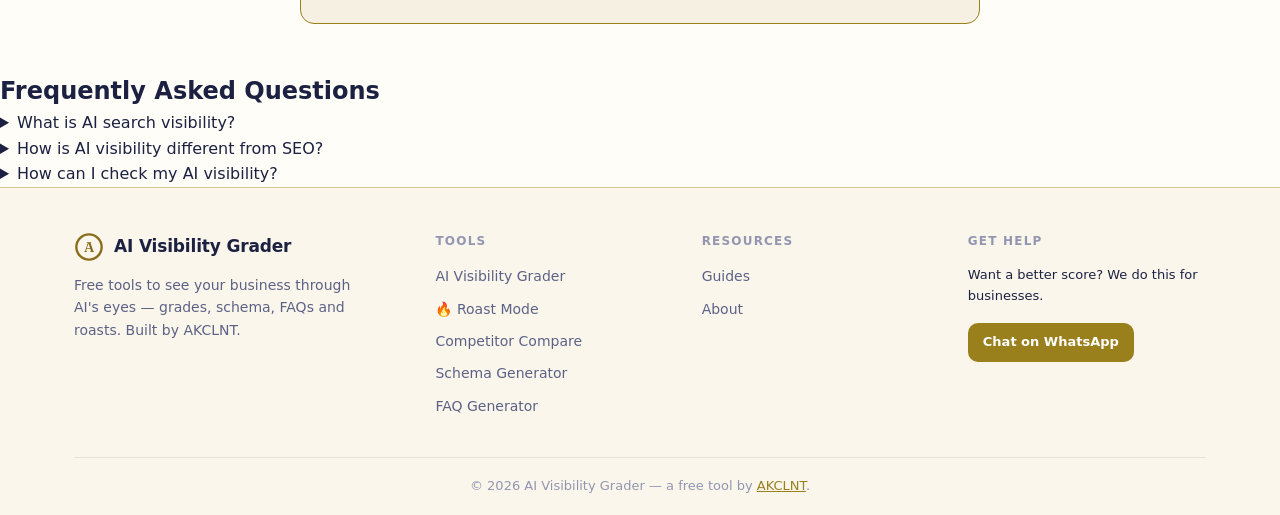
<file: blog/what-is-ai-search-visibility.html>
<!DOCTYPE html>
<html lang="en">
<head>
<meta charset="utf-8">
<meta name="viewport" content="width=device-width, initial-scale=1">
<title>What Is AI Search Visibility? (Simple Explanation)</title>
<meta name="description" content="AI search visibility explained simply: what it means when customers ask ChatGPT instead of Google, and why your business needs to be visible there.">
<script>try{if(localStorage.getItem("avg_theme")==="dark")document.documentElement.setAttribute("data-theme","dark");}catch(e){}</script>
<link rel="preconnect" href="https://fonts.googleapis.com">
<link rel="preconnect" href="https://fonts.gstatic.com" crossorigin>
<link href="https://fonts.googleapis.com/css2?family=Fraunces:ital,opsz,wght@0,9..144,600;1,9..144,600&display=swap" rel="stylesheet">
<link rel="stylesheet" href="../style.css">
<link rel="icon" href="data:image/svg+xml,<svg xmlns='http://www.w3.org/2000/svg' viewBox='0 0 32 32'><circle cx='16' cy='16' r='13' fill='none' stroke='%2399801d' stroke-width='3'/><text x='16' y='22' text-anchor='middle' font-family='Georgia' font-size='15' font-weight='bold' fill='%2399801d'>A</text></svg>">
<script type="application/ld+json">
{"@context":"https://schema.org","@type":"Article","headline":'What Is AI Search Visibility? (Simple Explanation)',"description":'AI search visibility explained simply: what it means when customers ask ChatGPT instead of Google, and why your business needs to be visible there.',"author":{"@type":"Organization","name":"AKCLNT","url":"https://akclnt.com"},"publisher":{"@type":"Organization","name":"AKCLNT","url":"https://akclnt.com"},"mainEntityOfPage":{"@type":"WebPage","@id":"https://aigrader.akclnt.com/blog/what-is-ai-search-visibility.html"}}
</script>
<meta property="og:type" content="article">
<meta property="og:title" content="What Is AI Search Visibility? (Simple Explanation)">
<meta property="og:description" content="AI search visibility explained simply: what it means when customers ask ChatGPT instead of Google, and why your business needs to be visible there.">
<meta property="og:url" content="https://aigrader.akclnt.com/blog/what-is-ai-search-visibility.html">
<meta property="og:image" content="https://aigrader.akclnt.com/og-image.png">
<link rel="canonical" href="https://aigrader.akclnt.com/blog/what-is-ai-search-visibility.html">
</head>
<body>
<header class="site"><div class="wrap nav">
<a class="brand" href="../index.html"><svg class="mark" viewBox="0 0 32 32"><circle cx="16" cy="16" r="13"/><path d="M16 9v7l5 3"/></svg>AI Visibility Grader</a>
<nav class="links" aria-label="Primary">
      <a href="../index.html">Grader</a>
      <a href="../compare.html">Compare</a>
      <a href="../schema-generator.html">Schema Tool</a>
      <a href="index.html" class="active">Guides</a>
      <a href="../about.html">About</a>
    </nav>
    <div class="nav-actions">
      <a class="btn btn-accent btn-sm header-cta" id="headerCta" href="../index.html#grader">Grade my site</a>
      <button class="theme-btn" id="themeBtn" aria-label="Toggle light/dark theme" title="Light / dark"></button>
      <button class="burger" id="burger" aria-label="Open menu" aria-expanded="false" aria-controls="mobileMenu"><span></span><span></span><span></span></button>
    </div>
  </div>
  <div class="mobile-menu" id="mobileMenu">
    <a href="../index.html">Grader</a>
    <a href="../compare.html">Compare</a>
    <a href="../schema-generator.html">Schema Tool</a>
    <a href="index.html" class="active">Guides</a>
    <a href="../about.html">About</a>
    <a class="btn btn-accent" href="../index.html#grader">Grade my site — free</a>
  </div>
</header>
<main><div class="post">
<h1>What Is AI Search Visibility? (Simple Explanation)</h1>
<p class="meta">Guide · 4 min read</p>

<p>It used to be simple: a customer needed a plumber, they Googled "plumber near me," and clicked one of the results. Today, more and more people skip Google entirely and ask an AI assistant instead: <i>"Hey ChatGPT, find me a reliable plumber nearby."</i></p>

<p><b>AI search visibility</b> means: when someone asks an AI assistant for a business like yours, does it mention <i>you</i>?</p>

<h2>How is this different from Google rankings?</h2>
<p>On Google, ten businesses can share page one. With AI, the assistant usually names <b>two or three</b> — sometimes just one. There's no page two. You're either mentioned or you're invisible.</p>
<p>AI assistants also don't "rank" websites the way Google does. They read and summarize. They pick businesses they can clearly <b>understand</b> (what do you do, where are you, when are you open?) and <b>trust</b> (reviews, real content, a professional website).</p>

<h2>What do AI assistants look at?</h2>
<ul>
<li><b>Structured business data</b> — code on your site (called "schema markup") that states your name, address, hours and services in a format machines read easily.</li>
<li><b>Reviews</b> — businesses with visible, recent reviews get recommended far more often.</li>
<li><b>Clear content</b> — pages that plainly say what you do, written as questions and answers when possible.</li>
<li><b>Freshness</b> — a site updated this year beats one untouched since 2021.</li>
</ul>

<h2>How do I check mine?</h2>
<p>That's exactly what our <a href="../index.html">free AI Visibility Grader</a> does — enter your website URL and get an A–F grade across 12 checks, with plain-English fixes for each one.</p>

<h2>The bottom line</h2>
<p>AI search isn't replacing Google overnight. But every month, more of your potential customers ask an AI first. The businesses that show up there will win the next decade of local search. The good news: most of your competitors haven't started yet — <a href="how-to-get-mentioned-by-chatgpt.html">here's how to get ahead of them</a>.</p>

<div class="cta-box"><h3>Check your AI visibility free</h3><p>Get your A–F grade in under a minute.</p><p style="margin-top:14px"><a class="btn btn-accent" href="../index.html">Grade my website</a></p></div>
</div>
<section class="faq-section">
<h2>Frequently Asked Questions</h2>
<details><summary>What is AI search visibility?</summary><p>AI search visibility is how often AI assistants like ChatGPT, Gemini and Perplexity mention or recommend your business when users ask questions.</p></details>
<details><summary>How is AI visibility different from SEO?</summary><p>SEO targets Google rankings; AI visibility targets being cited in AI answers. Both need clear content and schema markup, but AI favors direct, factual answers.</p></details>
<details><summary>How can I check my AI visibility?</summary><p>Run the free AI Visibility Grader — it checks 12 factors and gives your site an A–F grade with fixes.</p></details>
</section>
</main>
<footer class="site">
  <div class="wrap">
    <div class="foot-grid">
      <div class="fbrand">
        <a class="brand" href="../index.html">
          <svg class="mark" viewBox="0 0 32 32" aria-hidden="true"><circle cx="16" cy="16" r="13.5"/><text x="16" y="21.8" text-anchor="middle">A</text></svg>
      <span>AI Visibility Grader</span>
        </a>
        <p>Free tools to see your business through AI's eyes — grades, schema, FAQs and roasts. Built by AKCLNT.</p>
      </div>
      <div class="fcol">
        <h4>Tools</h4>
        <a href="../index.html">AI Visibility Grader</a>
        <a href="../index.html#grader">🔥 Roast Mode</a>
        <a href="../compare.html">Competitor Compare</a>
        <a href="../schema-generator.html">Schema Generator</a>
        <a href="../faq-generator.html">FAQ Generator</a>
      </div>
      <div class="fcol">
        <h4>Resources</h4>
        <a href="../blog/">Guides</a>
        <a href="../about.html">About</a>
      </div>
      <div class="fcol">
        <h4>Get help</h4>
        <span class="fine">Want a better score? We do this for businesses.</span>
        <a class="btn btn-accent btn-sm" href="https://wa.me/923238559822">Chat on WhatsApp</a>
      </div>
    </div>
    <div class="foot-bar">
      <span class="fine">&copy; <span id="yr"></span> AI Visibility Grader — a free tool by <a href="https://akclnt.com" style="color:var(--accent)">AKCLNT</a>.</span>
      
    </div>
  </div>
</footer>
<script>document.getElementById("yr").textContent = new Date().getFullYear();</script>
<script src="../site.js"></script>
<script type="application/ld+json">{"@context": "https://schema.org", "@type": "FAQPage", "mainEntity": [{"@type": "Question", "name": "What is AI search visibility?", "acceptedAnswer": {"@type": "Answer", "text": "AI search visibility is how often AI assistants like ChatGPT, Gemini and Perplexity mention or recommend your business when users ask questions."}}, {"@type": "Question", "name": "How is AI visibility different from SEO?", "acceptedAnswer": {"@type": "Answer", "text": "SEO targets Google rankings; AI visibility targets being cited in AI answers. Both need clear content and schema markup, but AI favors direct, factual answers."}}, {"@type": "Question", "name": "How can I check my AI visibility?", "acceptedAnswer": {"@type": "Answer", "text": "Run the free AI Visibility Grader — it checks 12 factors and gives your site an A–F grade with fixes."}}]}</script>
</body>
</html>
</file>
<file: style.css>
/* AI Visibility Grader — v3 "White Luxury": light ivory default, dark on toggle */
:root{
  --bg:#fffdf7; --surface:#ffffff; --surface-2:#f7f1e2; --line:rgba(20,24,50,.09);
  --fg:#1c2142; --muted:#5c6285; --faint:#9296b0; --body:#4a4a52;
  --accent:#99801d; --accent-deep:#8a6d1a; --accent-soft:rgba(153,128,29,.10); --accent-ink:#ffffff;
  --gold-hi:#c9a227;
  --ok:#0d9d6c; --warn:#a5760a; --bad:#d64545;
  --tint:#fdf6ea; --champagne:#faf6ec;
  --serif:"Fraunces",Georgia,"Times New Roman",serif;
  --mono:ui-monospace,SFMono-Regular,Menlo,Consolas,monospace;
  --radius:14px;
  --shadow:0 1px 2px rgba(70,58,14,.06),0 18px 45px rgba(70,58,14,.10);
  --shadow-lg:0 2px 4px rgba(70,58,14,.06),0 30px 70px rgba(70,58,14,.14);
  color-scheme:light;
}
/* dark theme (toggle) */
[data-theme="dark"]{
  --bg:#0a0e27; --surface:#131a38; --surface-2:#1a2247; --line:#2b3460;
  --fg:#eef0f8; --muted:#9aa3c4; --faint:#6b7496; --body:#cfd4e6;
  --accent:#d4af37; --accent-deep:#d4af37; --accent-soft:rgba(212,175,55,.12); --accent-ink:#241c00;
  --gold-hi:#d4af37;
  --ok:#36d399; --warn:#ffd24a; --bad:#ff6b6b;
  --tint:#171d3d; --champagne:#10173a;
  --shadow:0 2px 6px rgba(0,0,0,.3),0 20px 60px rgba(0,0,0,.35);
  --shadow-lg:0 4px 10px rgba(0,0,0,.35),0 30px 80px rgba(0,0,0,.45);
  color-scheme:dark;
}
[data-theme="dark"] pre.code{background:var(--bg);color:#e8d9a8}
[data-theme="dark"] .paste-fallback textarea{background:#0d1330;color:#e8ecf8;border-color:rgba(212,175,55,.25)}
[data-theme="dark"] .hv-chip{background:rgba(13,18,44,.72)}
/* theme toggle button */
.theme-btn{background:var(--surface);border:1px solid var(--line);border-radius:9px;
  width:36px;height:36px;font-size:16px;cursor:pointer;display:grid;place-items:center;
  transition:.15s;line-height:1}
.theme-btn:hover{border-color:var(--accent);transform:rotate(12deg)}
*{box-sizing:border-box;margin:0;padding:0}
html{scroll-behavior:smooth}
body{background:var(--bg);color:var(--fg);font-family:system-ui,-apple-system,"Segoe UI",Roboto,sans-serif;line-height:1.6;-webkit-font-smoothing:antialiased}
/* film grain — craft texture, hero glow lives only in hero */
body::after{content:"";position:fixed;inset:0;z-index:60;pointer-events:none;opacity:.05;
  background-image:url("data:image/svg+xml,%3Csvg xmlns='http://www.w3.org/2000/svg' width='140' height='140'%3E%3Cfilter id='n'%3E%3CfeTurbulence type='fractalNoise' baseFrequency='0.85' numOctaves='2'/%3E%3C/filter%3E%3Crect width='140' height='140' filter='url(%23n)' opacity='0.6'/%3E%3C/svg%3E")}
.wrap{max-width:1180px;margin:0 auto;padding-inline:24px}
a{color:inherit}

/* header — v3 */
header.site{position:sticky;top:0;z-index:50;background:rgba(255,253,247,.88);backdrop-filter:blur(12px);-webkit-backdrop-filter:blur(12px);border-bottom:1px solid var(--line)}
[data-theme="dark"] header.site{background:rgba(10,14,39,.88)}
.nav{display:flex;align-items:center;gap:22px;height:68px}
.brand{display:flex;align-items:center;gap:10px;font-weight:800;font-size:17px;letter-spacing:-.01em;text-decoration:none}
.brand .mark{width:30px;height:30px;flex:none;color:var(--accent-deep)}
.brand .mark circle{fill:none;stroke:currentColor;stroke-width:2.5}
.brand .mark text{fill:currentColor;font-family:var(--serif);font-size:15px;font-weight:600}
.nav .links{display:flex;gap:22px;align-items:center}
.nav .links a{color:var(--muted);text-decoration:none;font-size:14px;font-weight:500;transition:color .15s}
.nav .links a:hover,.nav .links a.active{color:var(--accent-deep)}
.nav-actions{margin-left:auto;display:flex;align-items:center;gap:10px}
.header-cta{opacity:0;transform:translateY(-6px);pointer-events:none;transition:opacity .3s,transform .3s;white-space:nowrap}
.header-cta.show{opacity:1;transform:none;pointer-events:auto}
.burger{display:none;width:38px;height:38px;border:1px solid var(--line);border-radius:9px;background:var(--surface);cursor:pointer;place-items:center;gap:0}
.burger span{display:block;width:16px;height:2px;background:var(--fg);border-radius:2px;margin:2px auto;transition:.2s}
.burger[aria-expanded="true"] span:nth-child(1){transform:translateY(6px) rotate(45deg)}
.burger[aria-expanded="true"] span:nth-child(2){opacity:0}
.burger[aria-expanded="true"] span:nth-child(3){transform:translateY(-6px) rotate(-45deg)}
.mobile-menu{display:none;border-top:1px solid var(--line);padding:10px 24px 18px;background:var(--surface)}
.mobile-menu a:not(.btn){display:block;padding:11px 4px;color:var(--muted);text-decoration:none;font-size:15px;font-weight:600;border-bottom:1px solid var(--line)}
.mobile-menu a:not(.btn).active{color:var(--accent-deep)}
.mobile-menu .btn{margin-top:12px;width:100%}
.mobile-menu.open{display:block;animation:menuIn .25s ease}
@keyframes menuIn{from{opacity:0;transform:translateY(-8px)}to{opacity:1;transform:none}}
@media(max-width:680px){
  .nav .links{display:none}
  .burger{display:block}
  .header-cta{display:none}
}
@media(prefers-reduced-motion:reduce){.mobile-menu.open{animation:none}.header-cta{transition:none}}

/* buttons */
.btn{font-weight:600;border-radius:10px;border:1px solid transparent;cursor:pointer;font-size:15px;padding:12px 20px;transition:.15s;text-decoration:none;display:inline-flex;align-items:center;gap:8px;justify-content:center}
.btn-accent{background:var(--accent);color:var(--accent-ink)}
.btn-accent:hover{filter:brightness(1.1)}
.btn-ghost{border-color:var(--line);color:var(--fg);background:transparent}
.btn-ghost:hover{border-color:var(--accent);color:var(--accent)}
.btn-sm{padding:8px 14px;font-size:13px}
.nav .btn{padding:8px 14px;font-size:13px}
button:disabled{opacity:.5;cursor:wait}

/* hero */
.hero{padding:64px 0 36px;text-align:center}
.eyebrow{display:inline-block;font-size:12px;letter-spacing:.1em;text-transform:uppercase;color:var(--accent);border:1px solid var(--line);background:var(--surface);border-radius:999px;padding:6px 14px;margin-bottom:20px}
.hero h1{font-size:clamp(30px,5.5vw,52px);font-weight:800;letter-spacing:-.02em;line-height:1.12;max-width:22ch;margin:0 auto}
.hero p.lead{color:var(--muted);font-size:clamp(15px,2.2vw,18px);max-width:64ch;margin:18px auto 0}
.page-hero h1 .gold-it{-webkit-text-fill-color:var(--accent-deep)}

/* ============ S4 GRADER — v3 product stage ============ */
#grader{scroll-margin-top:84px}
.grader-sec{padding:112px 0}
@media(max-width:768px){.grader-sec{padding:72px 0}}
.grader-wrap{max-width:920px}
.grader-sec .sec-head{margin-bottom:40px}
.grader{margin:0 auto;max-width:880px;background:var(--surface);border:1px solid var(--line);border-radius:20px;padding:40px;box-shadow:var(--shadow-lg)}
@media(max-width:640px){.grader{padding:26px 20px}}
.grader .url-row input{padding:16px 18px;font-size:16px;border-radius:12px}
.grader .url-row .btn{padding:16px 30px;font-size:16px;border-radius:12px}
.accent-link{color:var(--accent-deep);font-weight:600}
.grader-note{margin-top:14px;font-size:13px;color:var(--faint);max-width:62ch}
.error-box{display:none;margin-top:16px;background:rgba(255,107,107,.08);border:1px solid var(--bad);border-radius:10px;padding:12px 14px;font-size:14px;color:var(--bad)}
.error-box.on{display:block}
/* enlarged results payoff */
.score-hero{gap:28px;padding:30px}
.score-meta h2{font-size:clamp(24px,3vw,32px);font-family:var(--serif);font-weight:600;letter-spacing:-.01em}
/* check rows stagger in */
.checks .check{animation:riseIn .55s cubic-bezier(.16,1,.3,1) both}
.checks .check:nth-child(2){animation-delay:.06s}
.checks .check:nth-child(3){animation-delay:.12s}
.checks .check:nth-child(4){animation-delay:.18s}
.checks .check:nth-child(5){animation-delay:.24s}
.checks .check:nth-child(6){animation-delay:.3s}
.checks .check:nth-child(7){animation-delay:.36s}
.checks .check:nth-child(8){animation-delay:.42s}
.checks .check:nth-child(9){animation-delay:.48s}
.checks .check:nth-child(10){animation-delay:.54s}
.checks .check:nth-child(11){animation-delay:.6s}
.checks .check:nth-child(12){animation-delay:.66s}
@keyframes riseIn{from{opacity:0;transform:translateY(14px)}to{opacity:1;transform:none}}
.passes-acc{margin-top:10px;background:var(--surface);border:1px dashed var(--line);border-radius:10px;padding:12px 16px;font-size:14px}
.passes-acc summary{cursor:pointer;color:var(--accent-deep);font-weight:700}
.passes-acc .check{margin-top:10px}
@media(prefers-reduced-motion:reduce){.checks .check{animation:none}}
.grader label{display:block;font-size:13px;font-weight:600;color:var(--muted);margin-bottom:8px;text-transform:uppercase;letter-spacing:.05em}
.url-row{display:flex;gap:10px}
@media(max-width:560px){.url-row{flex-direction:column}}
input[type=url],input[type=text],input[type=tel],select,textarea{width:100%;background:var(--bg);border:1px solid var(--line);border-radius:10px;color:var(--fg);padding:12px 14px;font-size:15px;font-family:inherit}
input:focus,select:focus,textarea:focus{outline:2px solid var(--accent);outline-offset:-1px;border-color:transparent}
.grader .hint{font-size:12.5px;color:var(--faint);margin-top:10px}
.spinner{display:none;align-items:center;gap:10px;margin-top:16px;color:var(--muted);font-size:14px}
.spinner.on{display:flex}
.spin{width:18px;height:18px;border:2px solid var(--line);border-top-color:var(--accent);border-radius:50%;animation:sp 0.8s linear infinite}
@keyframes sp{to{transform:rotate(360deg)}}
.paste-fallback{margin-top:14px;border:1px dashed rgba(212,175,55,.4);border-radius:10px;padding:12px 14px;font-size:14px}
.paste-fallback summary{cursor:pointer;color:var(--accent);font-weight:600}
.paste-fallback textarea{width:100%;margin-top:10px;background:#fbf8ef;border:1px solid rgba(153,128,29,.35);border-radius:8px;color:#3c4266;padding:10px;font-family:monospace;font-size:12px;resize:vertical}

/* results */
.results{display:none;margin-top:22px}
.results.on{display:block}
.score-hero{display:flex;gap:22px;align-items:center;background:var(--surface-2);border:1px solid var(--line);border-radius:var(--radius);padding:22px;flex-wrap:wrap}
.ring{--p:0;width:160px;height:160px;flex:none;border-radius:50%;display:grid;place-items:center;background:conic-gradient(var(--rc,var(--accent)) calc(var(--p)*1%),var(--surface) 0)}
.ring .inner{width:128px;height:128px;border-radius:50%;background:var(--surface-2);display:grid;place-items:center;align-content:center}
.ring .num{font-weight:800;font-size:44px;line-height:1}
.ring .grd{font-size:15px;color:var(--muted);font-weight:700}
.score-meta h2{font-size:22px;margin-bottom:6px}
.score-meta p{color:var(--muted);font-size:14px;max-width:52ch}
.delta{display:inline-block;margin-top:8px;font-size:13px;font-weight:700;border-radius:7px;padding:3px 10px}
.delta.up{background:rgba(54,211,153,.14);color:var(--ok)}
.delta.down{background:rgba(255,107,107,.14);color:var(--bad)}
.delta.same{background:var(--surface);color:var(--muted)}
.result-actions{display:flex;gap:10px;margin-top:16px;flex-wrap:wrap}

.checks{margin-top:18px;display:flex;flex-direction:column;gap:10px}
.check{background:var(--surface-2);border:1px solid var(--line);border-left-width:4px;border-radius:10px;padding:13px 15px}
.check.pass{border-left-color:var(--ok)}
.check.fail{border-left-color:var(--bad)}
.check.warn{border-left-color:var(--warn)}
.check .ctop{display:flex;align-items:center;gap:10px;flex-wrap:wrap}
.check .cname{font-weight:600;font-size:15px}
.check .badge{margin-left:auto;font-size:11px;font-weight:800;text-transform:uppercase;letter-spacing:.06em;padding:3px 10px;border-radius:6px}
.badge.pass{background:rgba(54,211,153,.15);color:var(--ok)}
.badge.fail{background:rgba(255,107,107,.15);color:var(--bad)}
.badge.warn{background:rgba(255,210,74,.15);color:var(--warn)}
.check .why{margin-top:8px;font-size:13.5px;color:var(--muted)}
.check .fix{margin-top:6px;font-size:13.5px;color:var(--fg)}
.check .fix b{color:var(--accent)}
.ic{width:18px;height:18px;flex:none}
.ic.pass{color:var(--ok)}.ic.fail{color:var(--bad)}.ic.warn{color:var(--warn)}

/* AI preview card */
.ai-preview{margin-top:18px;background:var(--surface-2);border:1px dashed var(--accent);border-radius:var(--radius);padding:20px}
.ai-preview .lbl{font-size:12px;text-transform:uppercase;letter-spacing:.08em;color:var(--accent);font-weight:700;margin-bottom:10px}
.chat-card{background:var(--bg);border:1px solid var(--line);border-radius:10px;padding:14px 16px;font-size:14px}
.chat-card .q{color:var(--muted);margin-bottom:8px;font-style:italic}
.chat-card .a{color:var(--fg)}

/* sections — v3 rhythm: tone is the divider, generous air */
section.block{padding:112px 0}
@media(max-width:768px){section.block{padding:72px 0}}
.band-white{background:#ffffff}
[data-theme="dark"] .band-white{background:var(--bg)}
.band-champagne{background:var(--champagne)}
/* stats section: art background under champagne veil */
.stats-sec{background:linear-gradient(rgba(250,246,236,.94),rgba(250,246,236,.94)),url("img/stats-bg.jpg") center/cover}
[data-theme="dark"] .stats-sec{background:linear-gradient(rgba(10,14,39,.95),rgba(10,14,39,.95)),url("img/stats-bg.jpg") center/cover}
.sec-head{max-width:62ch}
.sec-head p{color:var(--muted);margin-top:10px}
.card{background:var(--surface);border:1px solid var(--line);border-radius:var(--radius);padding:22px;text-decoration:none;display:block;transition:.15s}
.card .tic{width:34px;height:34px;border-radius:9px;background:var(--accent-soft);display:grid;place-items:center;margin-bottom:12px}
.card .tic svg{width:18px;height:18px;stroke:var(--accent)}
.card h3{font-size:17px;margin-bottom:8px}
.card p{color:var(--muted);font-size:14px}

/* ============ S7 BENTO — v3 all-12 signals ============ */
.bento{display:grid;grid-template-columns:repeat(4,1fr);gap:16px;margin-top:44px}
.bcell{background:var(--surface);border:1px solid var(--line);border-radius:20px;padding:28px;
  transition:border-color .2s;position:relative;overflow:hidden}
.bcell:hover{border-color:var(--gold-hi)}
.bcell .bnum{font-family:var(--mono);font-size:11px;color:var(--faint);letter-spacing:.14em;text-transform:uppercase}
.bcell h3{font-size:16.5px;margin:10px 0 8px}
.bcell p{color:var(--muted);font-size:13.5px;line-height:1.6}
.b-wide{grid-column:span 2;background:linear-gradient(135deg,var(--surface),var(--surface-2))}
.b-wide h3{font-size:20px}
.bars{display:flex;align-items:flex-end;gap:7px;height:72px;margin-top:20px}
.bars i{flex:1;background:linear-gradient(180deg,var(--gold-hi),var(--accent-deep));border-radius:3px;min-height:10px;opacity:.9}
.bars-cap{margin-top:12px;font-family:var(--mono);font-size:11px;letter-spacing:.1em;color:var(--faint);text-transform:uppercase}
.b-tall{grid-row:span 2;display:flex;flex-direction:column;background:linear-gradient(160deg,var(--surface-2),var(--surface))}
.scale{margin-top:16px;display:flex;flex-direction:column;gap:4px;flex:1;justify-content:center}
.srow{display:flex;align-items:center;gap:14px;padding:9px 0;border-bottom:1px dashed var(--line)}
.srow:last-child{border-bottom:none}
.srow b{font-family:var(--serif);font-size:26px;font-weight:600;width:30px}
.srow span{font-family:var(--mono);font-size:12px;color:var(--muted)}
.scale-note{margin-top:14px;font-size:13px;color:var(--muted);font-style:italic}
@media(max-width:1024px){.bento{grid-template-columns:repeat(2,1fr)}.b-tall{grid-row:span 2}}
@media(max-width:560px){.bento{grid-template-columns:1fr}.b-wide{grid-column:span 1}.b-tall{grid-row:auto}}
@media(prefers-reduced-motion:reduce){.bcell{transition:none}}

/* ============ S8 HOW — v3 editorial rows ============ */
.how{margin-top:52px;border-top:1px solid var(--line)}
.how-row{display:grid;grid-template-columns:150px 1fr;gap:36px;align-items:center;padding:44px 8px;border-bottom:1px solid var(--line)}
.how-row:nth-child(even){grid-template-columns:1fr 150px}
.how-row:nth-child(even) .how-num{order:2;text-align:right}
.how-num{font-family:var(--serif);font-weight:600;font-size:clamp(60px,7vw,100px);line-height:1;color:var(--line)}
.how-row h3{font-family:var(--serif);font-weight:600;font-size:clamp(22px,2.6vw,30px);letter-spacing:-.01em;margin-bottom:10px}
.how-row p{color:var(--muted);max-width:54ch;font-size:16px}
@media(max-width:640px){
  .how-row,.how-row:nth-child(even){grid-template-columns:1fr;gap:6px;padding:30px 4px}
  .how-row:nth-child(even) .how-num{order:0;text-align:left}
}

/* ============ S9 ROAST SPOTLIGHT — v3 light & savage ============ */
.band-tint{background:var(--tint)}
.roast-split{display:grid;grid-template-columns:1fr 1fr;gap:60px;align-items:center}
@media(max-width:860px){.roast-split{grid-template-columns:1fr;gap:40px}}
.roast-h2{font-family:var(--serif);font-weight:600;font-size:clamp(30px,3.8vw,46px);
  letter-spacing:-.02em;line-height:1.08;margin:0 0 16px}
.roast-lead{color:var(--muted);font-size:17px;margin-bottom:30px;max-width:46ch}
.roast-quotes{display:flex;flex-direction:column;gap:16px}
.rq{background:var(--surface);border:1px solid var(--line);border-left:4px solid var(--bad);
  border-radius:14px;padding:22px 24px;box-shadow:var(--shadow);transition:transform .2s}
.rq:nth-child(1){transform:rotate(-.7deg)}
.rq:nth-child(2){transform:rotate(.8deg);margin-left:26px}
.rq:nth-child(3){transform:rotate(-.5deg);margin-left:8px}
.rq:hover{transform:rotate(0)}
.rq p{font-size:16.5px;font-weight:600;line-height:1.5}
.rq-flame{font-size:22px;display:block;margin-bottom:8px}
.rq-tag{display:inline-block;margin-top:12px;font-family:var(--mono);font-size:10.5px;
  letter-spacing:.14em;text-transform:uppercase;color:var(--faint)}
@media(max-width:640px){.rq:nth-child(2),.rq:nth-child(3){margin-left:0}}
@media(prefers-reduced-motion:reduce){.rq{transition:none}}

/* ============ S10 TOOLS — v3 distinct card language ============ */
.tool-grid3{display:grid;grid-template-columns:repeat(auto-fit,minmax(240px,1fr));gap:20px;margin-top:44px}
@media(max-width:860px){.tool-grid3{grid-template-columns:1fr}}
.tool-card{background:var(--surface);border:1px solid var(--line);border-radius:20px;padding:34px 30px;
  text-decoration:none;display:flex;flex-direction:column;transition:border-color .2s,box-shadow .2s}
.tool-card:hover{border-color:var(--accent);box-shadow:var(--shadow)}
.tool-card .tic{width:50px;height:50px;border-radius:15px;background:linear-gradient(135deg,var(--accent-soft),transparent);
  display:grid;place-items:center;margin-bottom:22px}
.tool-card .tic svg{width:24px;height:24px;stroke:var(--accent-deep);fill:none;stroke-width:2}
.tool-card h3{font-family:var(--serif);font-size:21px;font-weight:600;margin-bottom:10px;letter-spacing:-.01em}
.tool-card p{color:var(--muted);font-size:14.5px;flex:1}
.tool-card .go{margin-top:22px;color:var(--accent-deep);font-weight:700;font-size:14px}
.tool-card .go::after{content:"\2192";display:inline-block;transition:transform .15s;margin-left:6px}
.tool-card:hover .go::after{transform:translateX(4px)}
@media(prefers-reduced-motion:reduce){.tool-card{transition:none}.tool-card .go::after{transition:none}}

/* forms (tools) */
.tool-grid{display:grid;grid-template-columns:1fr 1fr;gap:20px;margin-top:24px}
@media(max-width:760px){.tool-grid{grid-template-columns:1fr}}
.field{margin-bottom:14px}
.field label{display:block;font-size:13px;font-weight:600;color:var(--muted);margin-bottom:6px}
.output-card{background:var(--surface);border:1px solid var(--line);border-radius:var(--radius);padding:20px}
.output-card h3{font-size:14px;text-transform:uppercase;letter-spacing:.06em;color:var(--faint);margin-bottom:10px}
pre.code{background:var(--bg);border:1px solid var(--line);border-radius:10px;padding:14px;font-size:12.5px;line-height:1.6;overflow-x:auto;white-space:pre-wrap;word-break:break-word;max-height:380px;overflow-y:auto;color:#7a5f14}
/* faq-item: used by faq-generator.html (JS-rendered) */
.faq-item{background:var(--surface-2);border:1px solid var(--line);border-radius:10px;padding:14px 16px;margin-bottom:10px}
.faq-item .fq{font-weight:700;margin-bottom:6px}
.faq-item .fa{color:var(--muted);font-size:14px}

/* ============ S11 FAQ ACCORDION — v3 ============ */
.faq-acc{max-width:720px;margin:40px auto 0}
.acc{background:var(--surface);border:1px solid var(--line);border-radius:14px;margin-bottom:12px;
  overflow:hidden;transition:border-color .2s}
.acc[open]{border-color:var(--gold-hi)}
.acc summary{list-style:none;cursor:pointer;display:flex;align-items:center;justify-content:space-between;
  gap:16px;padding:20px 22px;font-weight:700;font-size:16px}
.acc summary::-webkit-details-marker{display:none}
.acc summary:focus-visible{outline:2px solid var(--accent);outline-offset:2px}
.acc-x{position:relative;flex:none;width:22px;height:22px}
.acc-x::before,.acc-x::after{content:"";position:absolute;background:var(--accent-deep);border-radius:2px;transition:transform .3s cubic-bezier(.16,1,.3,1)}
.acc-x::before{left:2px;right:2px;top:10px;height:2px}
.acc-x::after{top:2px;bottom:2px;left:10px;width:2px}
.acc[open] .acc-x::after{transform:rotate(90deg)}
.acc-a{padding:0 24px 22px;color:var(--muted);font-size:15px;line-height:1.65;animation:accIn .3s cubic-bezier(.16,1,.3,1)}
@keyframes accIn{from{opacity:0;transform:translateY(-6px)}to{opacity:1;transform:none}}
@media(prefers-reduced-motion:reduce){.acc-a{animation:none}.acc-x::before,.acc-x::after{transition:none}}

/* compare */
.vs-grid{display:grid;grid-template-columns:1fr auto 1fr;gap:16px;margin-top:24px;align-items:start}
@media(max-width:760px){.vs-grid{grid-template-columns:1fr}}
.vs-badge{align-self:center;background:var(--accent);color:var(--accent-ink);font-weight:800;border-radius:50%;width:52px;height:52px;display:grid;place-items:center;justify-self:center}
.site-col{background:var(--surface);border:1px solid var(--line);border-radius:var(--radius);padding:20px}
.site-col.winner{border-color:var(--accent);box-shadow:0 0 0 1px var(--accent)}
.winner-tag{display:inline-block;background:var(--accent);color:var(--accent-ink);font-size:12px;font-weight:800;text-transform:uppercase;letter-spacing:.06em;border-radius:6px;padding:3px 10px;margin-bottom:10px}
.mini-score{font-size:40px;font-weight:800}
.mini-checks{margin-top:12px;font-size:13px;color:var(--muted)}
.mini-checks .row{display:flex;justify-content:space-between;padding:5px 0;border-bottom:1px dashed var(--line)}

/* blog */
.post{max-width:720px;margin:0 auto;padding:48px 20px}
.post h1{font-size:clamp(28px,5vw,42px);letter-spacing:-.02em;line-height:1.15;margin-bottom:12px}
.post .meta{color:var(--faint);font-size:13px;margin-bottom:28px}
.post h2{font-size:24px;margin:34px 0 12px}
.post h3{font-size:18px;margin:24px 0 8px}
.post p{color:var(--body);margin-bottom:14px}
.post ul,.post ol{color:var(--body);margin:0 0 14px 22px}
.post li{margin-bottom:6px}
.post a{color:var(--accent)}
.post .cta-box{margin-top:36px;background:var(--accent-soft);border:1px solid var(--accent);border-radius:var(--radius);padding:22px}
.post-list{display:flex;flex-direction:column;gap:14px;margin-top:26px}
.post-link{background:var(--surface);border:1px solid var(--line);border-radius:var(--radius);padding:18px 20px;text-decoration:none;display:block}
.post-link:hover{border-color:var(--accent)}
.post-link h3{font-size:18px;margin-bottom:6px}
.post-link p{color:var(--muted);font-size:14px}

/* page hero (inner pages) — glow + gradient headline */
.page-hero{position:relative;text-align:center;padding:84px 0 46px;overflow:hidden}
.page-hero::before{content:"";position:absolute;top:-140px;left:50%;transform:translateX(-50%);
  width:680px;max-width:120vw;height:360px;pointer-events:none;
  background:radial-gradient(ellipse,rgba(212,175,55,.17),transparent 70%)}
.page-hero .wrap{position:relative;z-index:1}
.page-hero .kicker{margin-bottom:16px}
.page-hero h1{font-size:clamp(34px,5vw,56px);font-weight:800;letter-spacing:-.025em;line-height:1.08;
  max-width:22ch;margin:0 auto;
  background:linear-gradient(120deg,var(--fg) 55%,var(--accent));
  -webkit-background-clip:text;background-clip:text;-webkit-text-fill-color:transparent}
.page-hero .lead{margin-top:18px}
.page-hero #hero3d{opacity:.32}

/* about page */
.about-grid{display:grid;grid-template-columns:1fr 1fr;gap:16px;margin-top:6px}
@media(max-width:760px){.about-grid{grid-template-columns:1fr}}
.panel{background:var(--surface);border:1px solid var(--line);border-radius:var(--radius);
  padding:36px;margin:44px 0;position:relative;overflow:hidden}
.panel::before{content:"";position:absolute;top:0;left:0;right:0;height:3px;
  background:linear-gradient(90deg,transparent,var(--accent),transparent)}
.panel h2{font-size:clamp(22px,3.4vw,30px);letter-spacing:-.01em;margin:10px 0 12px}
.panel p{color:var(--muted);max-width:68ch}
.checklist{display:grid;grid-template-columns:repeat(auto-fit,minmax(215px,1fr));gap:10px;margin-top:22px}
.cli{display:flex;gap:10px;align-items:flex-start;background:var(--surface-2);
  border:1px solid var(--line);border-radius:10px;padding:12px 14px;font-size:14px;transition:.15s}
.cli:hover{border-color:var(--accent);transform:translateY(-2px)}
.cli .tick{color:var(--ok);font-weight:800;flex:none}
.donts{list-style:none;margin-top:10px}
.donts li{display:flex;gap:10px;margin-bottom:12px;color:var(--muted);font-size:14.5px}
.donts .x{color:var(--bad);font-weight:800;flex:none}

/* blog article header polish */
.post{padding-top:70px}
.post h1{background:linear-gradient(120deg,var(--fg) 55%,var(--accent));
  -webkit-background-clip:text;background-clip:text;-webkit-text-fill-color:transparent;
  padding-bottom:6px}
.post .meta{display:flex;align-items:center;gap:12px;margin-bottom:30px}
.post .meta::before{content:"";width:28px;height:2px;background:var(--accent);border-radius:2px;flex:none}
.post h2{margin-top:40px}

/* ---- signals ticker (marquee) ---- */
.ticker{overflow:hidden;border-top:1px solid var(--line);border-bottom:1px solid var(--line);
  background:linear-gradient(90deg,var(--accent-soft),transparent 30%,transparent 70%,var(--accent-soft));
  padding:13px 0;margin-top:8px}
.ticker-track{display:flex;gap:0;width:max-content;animation:tick 30s linear infinite}
.ticker:hover .ticker-track{animation-play-state:paused}
.ticker span{display:inline-flex;align-items:center;gap:10px;padding:0 22px;font-size:13.5px;font-weight:600;
  letter-spacing:.04em;text-transform:uppercase;color:var(--muted);white-space:nowrap}
.ticker span i{font-style:normal;color:var(--accent)}
@keyframes tick{to{transform:translateX(-50%)}}
@media(prefers-reduced-motion:reduce){.ticker-track{animation:none}}

/* ============ S5 STATS — v3 credibility strip ============ */
.stats-sec{padding:64px 0}
.stats-band{display:grid;grid-template-columns:repeat(4,1fr);gap:16px}
@media(max-width:640px){.stats-band{grid-template-columns:repeat(2,1fr)}}
.stat{background:var(--surface);border:1px solid var(--line);border-radius:16px;
  padding:28px 16px;text-align:center;box-shadow:var(--shadow);transition:border-color .2s}
.stat:hover{border-color:var(--accent)}
.stat b{display:block;font-size:clamp(30px,3.6vw,42px);font-weight:800;color:var(--accent-deep);
  font-variant-numeric:tabular-nums;letter-spacing:-.02em}
.stat small{color:var(--muted);font-size:13px;letter-spacing:.02em;display:block;margin-top:6px}
.stat-word .lock{display:grid;place-items:center;width:52px;height:52px;margin:0 auto 10px;
  border-radius:50%;background:var(--accent-soft);color:var(--accent-deep)}
.stat-word b{font-size:clamp(22px,2.6vw,30px)}

/* ---- showcase section — v3 ---- */
.showcase{display:grid;grid-template-columns:1.05fr 1fr;gap:56px;align-items:center}
@media(max-width:860px){.showcase{grid-template-columns:1fr;gap:40px}}
.browser-frame{background:var(--surface);border:1px solid var(--line);border-radius:20px;
  overflow:hidden;box-shadow:var(--shadow-lg);transition:transform .4s}
.browser-frame:hover{transform:translateY(-4px)}
.bf-bar{display:flex;align-items:center;gap:7px;padding:12px 16px;border-bottom:1px solid var(--line);background:var(--surface-2)}
.bf-bar span{width:10px;height:10px;border-radius:50%;background:#d9c9a8}
[data-theme="dark"] .bf-bar span{background:#3a4470}
.bf-bar em{font-style:normal;font-size:12px;color:var(--faint);font-family:var(--mono);margin-left:8px}
.browser-frame img{display:block;width:100%;height:auto}
.shot-cap{margin-top:14px;font-size:12px;letter-spacing:.14em;text-transform:uppercase;color:var(--faint);text-align:center}
.show-h2{font-family:var(--serif);font-weight:600;font-size:clamp(30px,3.8vw,46px);
  letter-spacing:-.02em;line-height:1.08;margin:0 0 16px}
.show-lead{color:var(--muted);font-size:17px}
.show-list{list-style:none;margin:26px 0 30px}
.show-list li{display:flex;gap:12px;margin-bottom:16px;font-size:15.5px;color:var(--body)}
.show-list .tick{color:var(--ok);font-weight:800;flex:none;font-size:17px}
.show-list b{color:var(--fg)}

/* ---- button shine ---- */
.btn-accent{position:relative;overflow:hidden}
.btn-accent::after{content:"";position:absolute;top:0;left:-80%;width:50%;height:100%;
  background:linear-gradient(100deg,transparent,rgba(255,255,255,.45),transparent);
  transform:skewX(-20deg);transition:left .5s}
.btn-accent:hover::after{left:130%}
@media(prefers-reduced-motion:reduce){.btn-accent::after{display:none}}

/* footer — v3 stays light: cream, navy text, gold hairline */
footer.site{border-top:1px solid rgba(153,128,29,.4);padding:0;margin-top:0;background:var(--champagne)}
[data-theme="dark"] footer.site{border-top-color:rgba(212,175,55,.35)}
.foot-grid{display:grid;grid-template-columns:1.4fr 1fr 1fr 1fr;gap:28px;padding:44px 0 30px}
@media(max-width:760px){.foot-grid{grid-template-columns:1fr 1fr}}
@media(max-width:480px){.foot-grid{grid-template-columns:1fr}}
.fbrand p{color:var(--muted);font-size:14px;margin-top:12px;max-width:34ch}
.fcol h4{font-size:12px;text-transform:uppercase;letter-spacing:.1em;color:var(--faint);margin-bottom:14px}
.fcol a:not(.btn){display:block;color:var(--muted);text-decoration:none;font-size:14px;margin-bottom:10px;transition:.15s}
.fcol a:not(.btn):hover{color:var(--accent);transform:translateX(3px)}
.fcol .btn{margin-top:4px}
.fcol .fine{font-size:13px;margin-bottom:12px;display:block}
.foot-bar{border-top:1px solid var(--line);padding:18px 0;display:flex;gap:14px;align-items:center;
  flex-wrap:wrap;justify-content:center;text-align:center}
#scanBtn{white-space:nowrap}
#pasteBtn{margin-top:10px}
#aiPreviewText{white-space:pre-wrap}
.akclnt-link{color:var(--accent-deep);font-weight:600}
.foot-bar .fine{color:var(--faint);font-size:13px}

/* section polish — v3 type system */
.kicker{display:inline-flex;align-items:center;gap:10px;font-family:var(--mono);font-size:12px;font-weight:700;
  letter-spacing:.2em;text-transform:uppercase;color:var(--accent-deep);margin-bottom:16px}
.kicker::before{content:"";width:22px;height:2px;background:var(--accent-deep);border-radius:2px;display:inline-block}
.sec-head{max-width:64ch}
.sec-head h2{font-family:var(--serif);font-weight:600;font-size:clamp(34px,4.5vw,56px);
  letter-spacing:-.02em;line-height:1.05}
.sec-head p{color:var(--muted);margin-top:14px;font-size:17px;max-width:58ch}
.sec-head.center{margin-inline:auto;text-align:center}
.sec-head.center p{margin-inline:auto}
a.card:hover{border-color:var(--accent);transform:translateY(-4px);box-shadow:0 14px 34px rgba(212,175,55,.14)}
.card{position:relative;overflow:hidden}
.card::after{content:"";position:absolute;top:0;left:0;right:0;height:3px;
  background:linear-gradient(90deg,transparent,var(--accent),transparent);
  opacity:0;transition:.2s}
a.card:hover::after{opacity:1}
/* reveal on scroll */
.js .reveal{opacity:0;transform:translateY(26px);transition:opacity .7s ease,transform .7s ease}
.js .reveal.in{opacity:1;transform:none}
@media(prefers-reduced-motion:reduce){.js .reveal{opacity:1;transform:none;transition:none}}
.cta-strip{background:linear-gradient(135deg,var(--surface-2),var(--surface));border:1px solid var(--line);border-radius:var(--radius);padding:28px;margin:40px 0;display:flex;gap:18px;align-items:center;flex-wrap:wrap;justify-content:space-between}
.cta-strip h3{font-size:20px}
.cta-strip p{color:var(--muted);font-size:14px;margin-top:6px}

/* ============ S2 HERO — v3 signature moment ============ */
.hero-split{position:relative;padding:120px 0 96px;overflow:hidden}
.orb{position:absolute;border-radius:50%;filter:blur(90px);pointer-events:none;z-index:0}
.orb-a{width:760px;height:760px;top:-280px;right:-160px;background:rgba(212,175,55,.08)}
.orb-b{width:560px;height:560px;bottom:-240px;left:-140px;background:rgba(212,175,55,.06)}
[data-theme="dark"] .orb-a{background:rgba(212,175,55,.11)}
[data-theme="dark"] .orb-b{background:rgba(212,175,55,.08)}
.hero-grid{position:relative;z-index:1;display:grid;grid-template-columns:1.08fr .92fr;gap:56px;align-items:center}
.hero-copy{text-align:left}
.proof{display:inline-flex;align-items:center;gap:10px;font-family:var(--mono);font-size:12px;
  letter-spacing:.14em;text-transform:uppercase;color:var(--accent-deep);border:1px solid var(--line);
  background:var(--surface);border-radius:999px;padding:9px 18px;margin-bottom:28px;box-shadow:var(--shadow)}
.proof .dot{width:8px;height:8px;border-radius:50%;background:var(--gold-hi);animation:shimmer 2.6s ease-in-out infinite}
@keyframes shimmer{0%,100%{opacity:1}50%{opacity:.3}}
h1.display{font-family:var(--serif);font-weight:600;font-size:clamp(48px,5.6vw,84px);
  line-height:1.02;letter-spacing:-.03em;margin:0;max-width:12ch;text-align:left}
.gold-it{font-family:var(--serif);font-style:italic;font-weight:600;color:var(--accent-deep)}
.hero-split .lead{font-size:20px;line-height:1.6;color:var(--muted);margin:24px 0 0;max-width:46ch;text-align:left}
.hero-ctas{display:flex;gap:14px;margin-top:34px;flex-wrap:wrap}
.btn-lg{padding:16px 28px;font-size:16px;border-radius:12px}
.hero-micro{display:flex;gap:22px;flex-wrap:wrap;margin-top:26px;color:var(--muted);font-size:14px}
.hero-micro i{font-style:normal;color:var(--ok);font-weight:800;margin-right:6px}
/* entrance: masked rise + unblur, expo-out */
body.hprep .hero-copy>*{opacity:0;transform:translateY(30px);filter:blur(8px)}
body.hready .hero-copy>*{opacity:1;transform:none;filter:blur(0);
  transition:opacity .9s cubic-bezier(.16,1,.3,1),transform .9s cubic-bezier(.16,1,.3,1),filter .9s cubic-bezier(.16,1,.3,1)}
body.hready .hero-copy>*:nth-child(2){transition-delay:.08s}
body.hready .hero-copy>*:nth-child(3){transition-delay:.16s}
body.hready .hero-copy>*:nth-child(4){transition-delay:.24s}
body.hready .hero-copy>*:nth-child(5){transition-delay:.32s}
/* 3D visual stage + floating sample grade card */
.hero-visual{position:relative;min-height:540px;border-radius:24px;overflow:hidden;
  border:1px solid var(--line);
  background:radial-gradient(ellipse 80% 70% at 50% 45%, rgba(212,175,55,.10), transparent 70%), var(--surface);
  box-shadow:var(--shadow-lg)}
#hero3d{position:absolute;inset:0;width:100%;height:100%;pointer-events:none;opacity:.9}
.grade-sample{position:absolute;top:50%;left:50%;width:230px;background:var(--surface);
  border:1px solid var(--line);border-radius:16px;padding:18px;z-index:2;
  transform:translate(-50%,-50%) rotate(-4deg);
  box-shadow:0 2px 6px rgba(70,58,14,.08),0 24px 60px rgba(70,58,14,.18);
  animation:floaty 7s ease-in-out infinite}
.gs-top{display:flex;align-items:center;justify-content:space-between;margin-bottom:10px}
.gs-url{font-size:13px;font-weight:700;color:var(--muted);font-family:var(--mono)}
.gs-badge{width:34px;height:34px;border-radius:50%;display:grid;place-items:center;
  font-family:var(--serif);font-weight:600;font-size:18px;color:#fff;background:linear-gradient(135deg,#c0392b,#e74c3c);
  box-shadow:0 0 0 3px rgba(231,76,60,.18)}
.gs-score{display:flex;align-items:baseline;gap:4px;margin-bottom:10px}
.gs-score b{font-size:40px;font-weight:800;letter-spacing:-.02em}
.gs-score small{color:var(--faint);font-size:13px}
.gs-rows{display:flex;flex-direction:column;gap:7px;font-size:13px}
.gs-rows i{font-style:normal;font-weight:800;margin-right:8px}
.gs-rows .no{color:var(--bad)}
.gs-rows .yes{color:var(--ok)}
.gs-cap{margin-top:12px;padding-top:10px;border-top:1px dashed var(--line);
  font-size:11px;letter-spacing:.14em;text-transform:uppercase;color:var(--faint);text-align:center}
.hv-chip{position:absolute;display:flex;align-items:center;gap:8px;white-space:nowrap;z-index:2;
  background:rgba(255,255,255,.85);backdrop-filter:blur(10px);-webkit-backdrop-filter:blur(10px);
  border:1px solid var(--line);border-radius:12px;padding:10px 15px;font-size:13px;font-weight:600;
  color:var(--fg);box-shadow:0 10px 30px rgba(70,58,14,.12)}
[data-theme="dark"] .hv-chip{background:rgba(13,18,44,.72);box-shadow:0 10px 30px rgba(0,0,0,.3)}
.hv-chip .mini-ring{width:22px;height:22px;border-radius:50%;display:grid;place-items:center;
  font-size:12px;font-weight:800;color:#fff;background:linear-gradient(135deg,#c0392b,#e74c3c)}
.hv-chip .x{color:var(--bad);font-weight:800;font-style:normal}
.hv-chip .ok{color:var(--ok);font-weight:800;font-style:normal}
.hv-a{top:24px;left:24px;animation:floaty2 5s ease-in-out infinite}
.hv-b{bottom:88px;right:22px;animation:floaty2 6.5s ease-in-out infinite reverse}
.hv-c{bottom:24px;left:24px;animation:floaty2 7.5s ease-in-out infinite}
.grade-sample{--tilt:-4deg}
@keyframes floaty{0%,100%{transform:translate(-50%,-50%) rotate(var(--tilt)) translateY(0)}
  50%{transform:translate(-50%,-50%) rotate(var(--tilt)) translateY(-10px)}}
.hv-a,.hv-b,.hv-c{animation-name:floaty2}
@keyframes floaty2{0%,100%{transform:translateY(0)}50%{transform:translateY(-9px)}}
@media(max-width:900px){
  .hero-grid{grid-template-columns:1fr;gap:44px}
  .hero-visual{min-height:400px}
  .hero-split{padding:72px 0 64px}
  h1.display{font-size:clamp(44px,11vw,64px)}
}
@media(prefers-reduced-motion:reduce){
  .hv-chip,.grade-sample,.proof .dot{animation:none}
  body.hprep .hero-copy>*{opacity:1;transform:none;filter:none}
}

/* mode toggle */
.mode-toggle{display:flex;gap:8px;margin-bottom:10px}
.mode-pill{flex:1;border:1px solid var(--line);background:var(--bg);color:var(--muted);
  border-radius:10px;padding:10px;font-size:14px;font-weight:700;cursor:pointer;transition:.15s;font-family:inherit}
.mode-pill:hover{border-color:var(--accent);color:var(--fg)}
.mode-pill.active{background:var(--accent-soft);border-color:var(--accent);color:var(--accent)}
.mode-desc{font-size:13px;color:var(--faint);margin:-2px 0 14px}

/* roast mode */
#roastWrap{display:none}
.roast-hero{background:linear-gradient(135deg,#2a1410,#131a38);border:1px solid rgba(255,120,60,.35);
  border-radius:var(--radius);padding:26px;text-align:center;position:relative;overflow:hidden;
  --fg:#f2ecdc;--body:#d9d3bd;--muted:#b3ad94;--faint:#8f8871;
  --bad:#ff6b6b;--warn:#ffd24a;--ok:#36d399;color:var(--body)}
.roast-flame{font-size:52px;animation:flick 1.6s ease-in-out infinite}
@keyframes flick{0%,100%{transform:scale(1) rotate(-2deg)}50%{transform:scale(1.12) rotate(2deg)}}
.roast-kicker{display:inline-block;font-size:11px;letter-spacing:.14em;color:#ff9a5c;font-weight:800;
  text-transform:uppercase;margin:10px 0 6px}
.roast-head h2{font-size:24px;word-break:break-all}
.roast-grade{--rc:var(--accent);display:inline-flex;align-items:baseline;gap:10px;margin-top:10px;
  background:rgba(0,0,0,.35);border:1px solid var(--rc);border-radius:12px;padding:8px 18px}
.rg-num{font-size:34px;font-weight:800;color:var(--rc)}
.rg-let{font-size:15px;font-weight:700;color:var(--fg)}
.roast-overall{max-width:60ch;margin:16px auto 0;color:var(--fg);font-size:16px}
.roast-counts{display:flex;gap:8px;justify-content:center;margin-top:14px;flex-wrap:wrap}
.rc{font-size:12px;font-weight:800;text-transform:uppercase;letter-spacing:.05em;border-radius:7px;padding:4px 12px}
.rc.bad{background:rgba(255,107,107,.15);color:var(--bad)}
.rc.warn{background:rgba(255,210,74,.15);color:var(--warn)}
.rc.ok{background:rgba(54,211,153,.15);color:var(--ok)}
.roast-sec{font-size:19px;margin:26px 0 12px}
.roast-list{display:flex;flex-direction:column;gap:10px}
.roast-item{background:var(--surface-2);border:1px solid var(--line);border-left-width:4px;
  border-radius:10px;padding:13px 15px}
.roast-item.fail{border-left-color:#ff7a45}
.roast-item.warn{border-left-color:var(--warn)}
.roast-item.pass{border-left-color:var(--ok)}
.roast-item .rl{font-size:15px;font-weight:600}
.roast-item .rfix{margin-top:8px;font-size:13.5px;color:var(--muted)}
.roast-item .rfix b{color:var(--accent)}
.roast-passes{margin-top:18px;background:var(--surface);border:1px dashed var(--line);
  border-radius:10px;padding:12px 16px;font-size:14px}
.roast-passes summary{cursor:pointer;color:var(--accent);font-weight:700}
/* shareable roast card */
.roast-card{margin-top:26px;background:linear-gradient(135deg,#1c0f0a,#131a38 70%);
  border:1px solid rgba(255,120,60,.4);border-radius:16px;padding:28px 24px;text-align:center;
  --fg:#f2ecdc;--muted:#b3ad94;--faint:#8f8871;color:#f2ecdc}
.rc-flame{font-size:44px}
.rc-domain{font-size:22px;font-weight:800;margin-top:8px;word-break:break-all}
.rc-grade{font-size:30px;font-weight:800;margin-top:6px}
.rc-grade span{font-size:16px;color:var(--muted);font-weight:600}
.rc-line{margin:14px auto 0;max-width:52ch;font-size:15px;color:var(--fg);font-style:italic}
.rc-foot{margin-top:16px;font-size:12px;color:var(--faint);letter-spacing:.04em}
.roast-share{display:flex;gap:10px;margin-top:16px;flex-wrap:wrap;justify-content:center}

/* ============ S12 FINAL CTA — v3 the dark moment ============ */
.cta-band{background:#141a36;padding:140px 0}
@media(max-width:768px){.cta-band{padding:88px 0}}
.cta-panel{text-align:center;border-radius:28px;padding:88px 48px;position:relative;
  border:1px solid transparent;
  background:
    linear-gradient(#151b3a,#151b3a) padding-box,
    linear-gradient(135deg,rgba(201,162,39,.65),rgba(201,162,39,.12) 40%,rgba(201,162,39,.12) 60%,rgba(201,162,39,.65)) border-box;
  box-shadow:0 24px 64px -16px rgba(0,0,0,.55)}
@media(max-width:640px){.cta-panel{padding:56px 26px}}
.cta-panel .kicker-light{color:#e8c95c;justify-content:center}
.cta-panel .kicker-light::before{background:#e8c95c}
.cta-panel h2{font-family:var(--serif);font-weight:600;font-size:clamp(38px,5.5vw,72px);
  letter-spacing:-.02em;line-height:1.05;color:#f4f1e6;max-width:16ch;margin:0 auto}
.cta-panel h2 .gold-it{color:#e8c95c}
.cta-panel p{color:#a9b0d0;max-width:52ch;margin:22px auto 38px;font-size:17px}
.cta-btns{display:flex;gap:14px;justify-content:center;flex-wrap:wrap}
.cta-wa{border-color:rgba(255,255,255,.28);color:#f4f1e6}
.cta-wa:hover{border-color:#e8c95c;color:#e8c95c}
.cta-panel .btn-accent{animation:glowPulse 4s ease-in-out infinite}
@keyframes glowPulse{0%,100%{box-shadow:0 0 0 0 rgba(212,175,55,0)}50%{box-shadow:0 0 26px 5px rgba(212,175,55,.35)}}
@media(prefers-reduced-motion:reduce){.cta-panel .btn-accent{animation:none}}

@media print{
  header.site,.grader .url-row,.result-actions,.cta-strip,.cta-band,footer.site .foot .btn{display:none!important}
  body{background:#fff;color:#111}
  .grader,.check,.score-hero,.ai-preview{background:#fff!important;color:#111;border-color:#ccc}
  .check .why{color:#444}.score-meta p{color:#444}.ring{background:#eee!important}
}

/* ============ cinematic hero (dark, reference-style) ============ */
.hero-cine{position:relative;overflow:hidden;background:#070b1d;color:#f2ecdc;
  padding:104px 0 0;min-height:94vh;display:flex;flex-direction:column}
.cine-bg{position:absolute;inset:0;background:url("img/hero-portal.jpg") center 68%/cover no-repeat}
.cine-shade{position:absolute;inset:0;background:
  linear-gradient(100deg,rgba(7,11,29,.95) 20%,rgba(7,11,29,.62) 46%,rgba(7,11,29,.12) 74%),
  linear-gradient(to top,rgba(7,11,29,.92),transparent 32%)}
.cine-hand{position:absolute;top:-7%;right:1%;width:min(44vw,540px);mix-blend-mode:screen;
  pointer-events:none;opacity:0;transform:translateY(-140px)}
.js .cine-hand{animation:handIn 1.8s cubic-bezier(.16,1,.3,1) .35s forwards}
@keyframes handIn{to{opacity:.95;transform:translateY(0)}}
.cine-grid{position:relative;z-index:2;display:grid;grid-template-columns:1.02fr .98fr;
  gap:44px;align-items:center;flex:1;width:100%}
.cine-kicker{display:block;font-family:ui-monospace,SFMono-Regular,Menlo,monospace;font-size:12px;
  letter-spacing:.32em;text-transform:uppercase;color:#c9a227;margin-bottom:24px}
.hero-cine h1{font-family:Fraunces,Georgia,serif;font-weight:600;
  font-size:clamp(46px,6.4vw,94px);line-height:1.02;letter-spacing:-.02em;color:#fff}
.hero-cine h1 em{font-style:italic;background:linear-gradient(100deg,#f4e6b8,#d4af37 55%,#9a7a1c);
  -webkit-background-clip:text;background-clip:text;-webkit-text-fill-color:transparent}
.cine-lead{margin-top:22px;font-size:18px;line-height:1.65;color:#c3c9e4;max-width:46ch}
.hero-cine .hero-ctas{margin-top:32px}
.btn-cine{background:linear-gradient(100deg,#eec95e,#c9a227);color:#241c00;border:none;
  padding:17px 36px;border-radius:999px;font-weight:800;font-size:16px;text-decoration:none;
  box-shadow:0 12px 42px rgba(212,175,55,.35);transition:transform .2s,box-shadow .2s}
.btn-cine:hover{transform:translateY(-2px);box-shadow:0 18px 54px rgba(212,175,55,.5);color:#241c00}
.btn-cine-ghost{background:rgba(255,255,255,.06);border:1px solid rgba(255,255,255,.28);color:#fff;
  padding:17px 32px;border-radius:999px;font-weight:700;font-size:16px;backdrop-filter:blur(8px);transition:.2s}
.btn-cine-ghost:hover{border-color:#d4af37;color:#f4e6b8}
.cine-stats{display:flex;margin-top:48px;border-top:1px solid rgba(255,255,255,.14);padding-top:28px}
.cine-stats div{padding-right:36px;margin-right:36px;border-right:1px solid rgba(255,255,255,.14)}
.cine-stats div:last-child{border-right:none;margin-right:0;padding-right:0}
.cine-stats b{display:block;font-size:32px;font-weight:800;color:#fff;font-variant-numeric:tabular-nums}
.cine-stats span{font-size:13px;color:#9aa3c4}
/* floating glass cards */
.cine-cards{position:relative;height:580px}
.gcard{position:absolute;width:252px;padding:24px 22px;border-radius:18px;color:#fff;
  background:linear-gradient(135deg,rgba(255,255,255,.11),rgba(255,255,255,.03));
  border:1px solid rgba(255,255,255,.17);backdrop-filter:blur(14px);-webkit-backdrop-filter:blur(14px);
  box-shadow:0 26px 64px rgba(0,0,0,.5)}
.gc-a{top:4%;left:6%;transform:rotate(-4deg)}
.gc-b{top:36%;right:2%;transform:rotate(2deg)}
.gc-c{bottom:6%;left:14%;transform:rotate(3deg)}
.js .gcard{opacity:0;translate:0 34px;animation:cardIn 1s cubic-bezier(.16,1,.3,1) forwards,cardFloat 7s ease-in-out infinite}
.js .gc-a{animation-delay:.75s,2s}
.js .gc-b{animation-delay:.95s,2.3s}
.js .gc-c{animation-delay:1.15s,2.6s}
@keyframes cardIn{to{opacity:1;translate:0 0}}
@keyframes cardFloat{0%,100%{margin-top:0}50%{margin-top:-14px}}
.gc-tag{font-size:11px;letter-spacing:.14em;text-transform:uppercase;color:#eec95e;font-weight:800}
.gc-title{font-family:Fraunces,Georgia,serif;font-size:24px;font-weight:600;margin:10px 0 8px;line-height:1.22}
.gc-sub{font-size:13.5px;color:#9aa3c4;line-height:1.5}
.gc-link{display:inline-block;margin-top:12px;font-size:13.5px;font-weight:700;color:#eec95e}
/* copy entrance */
.js .hero-cine .cine-copy>*{opacity:0;translate:0 28px;animation:copyIn 1s cubic-bezier(.16,1,.3,1) forwards}
.js .hero-cine .cine-copy>*:nth-child(1){animation-delay:.1s}
.js .hero-cine .cine-copy>*:nth-child(2){animation-delay:.24s}
.js .hero-cine .cine-copy>*:nth-child(3){animation-delay:.4s}
.js .hero-cine .cine-copy>*:nth-child(4){animation-delay:.55s}
.js .hero-cine .cine-copy>*:nth-child(5){animation-delay:.7s}
@keyframes copyIn{to{opacity:1;translate:0 0}}
/* scroll cue */
.cine-scroll{position:relative;z-index:2;display:flex;align-items:center;justify-content:center;gap:12px;
  padding:24px 0 32px;color:#8e96b8;font-size:12px;letter-spacing:.2em;text-transform:uppercase}
.mouse{width:22px;height:34px;border:1.5px solid #8e96b8;border-radius:12px;position:relative;display:block}
.mouse span{position:absolute;top:6px;left:50%;width:3px;height:8px;margin-left:-1.5px;border-radius:2px;
  background:#d4af37;animation:wheel 1.8s ease-in-out infinite}
@keyframes wheel{0%{opacity:1;top:6px}70%{opacity:0;top:16px}100%{opacity:0;top:6px}}
@media(prefers-reduced-motion:reduce){
  .js .cine-hand,.js .gcard,.js .hero-cine .cine-copy>*{animation:none!important;opacity:1;translate:0 0;transform:none}
  .mouse span{animation:none}
}
@media(max-width:960px){
  .hero-cine{padding-top:88px;min-height:0}
  .cine-grid{grid-template-columns:1fr;gap:36px}
  .cine-hand{width:78vw;right:-14%;top:-3%}
  .hero-cine h1{font-size:clamp(40px,11vw,58px)}
  .cine-cards{height:440px;max-width:440px}
  .gc-a{left:0}.gc-b{right:0}.gc-c{left:8%}
  .cine-stats{flex-wrap:wrap;gap:20px}
  .cine-stats div{padding-right:20px;margin-right:20px}
}

/* ============ visibility booster ============ */
.booster-stage{background:var(--surface);border:1px solid var(--line);border-radius:var(--radius);
  padding:28px;margin:26px 0;box-shadow:0 18px 50px rgba(20,16,4,.06)}
.field-row{display:flex;gap:12px;align-items:end;flex-wrap:wrap}
.paste-fallback{margin-top:14px;font-size:13.5px;color:var(--muted)}
.paste-fallback summary{cursor:pointer;color:var(--accent);font-weight:700}
.paste-fallback textarea{width:100%;margin-top:10px;border:1px solid var(--line);border-radius:10px;
  padding:12px;font-family:ui-monospace,monospace;font-size:12.5px;background:var(--bg);color:var(--fg)}
.booster-empty{border:1.5px dashed var(--line);border-radius:12px;padding:34px;text-align:center;
  color:var(--faint);font-size:14.5px;margin:6px 0 0}
.opp-score{display:flex;gap:22px;align-items:center;margin:8px 0 20px;flex-wrap:wrap}
.opp-group{margin-bottom:22px}
.opp-group h3{font-size:13px;letter-spacing:.12em;text-transform:uppercase;color:var(--faint);margin-bottom:10px}
.opp-item{display:flex;gap:12px;align-items:center;background:var(--bg);border:1px solid var(--line);
  border-radius:12px;padding:12px 14px;margin-bottom:8px}
.opp-info{flex:1;min-width:0}
.opp-info b{display:block;font-size:14.5px}
.opp-info span{display:block;font-size:13px;color:var(--muted);margin-top:2px}
.opp-badge{flex:none;font-size:11.5px;font-weight:800;letter-spacing:.06em;text-transform:uppercase;
  color:#9a7a1c;background:rgba(212,175,55,.14);border:1px solid rgba(212,175,55,.4);
  padding:4px 10px;border-radius:999px;white-space:nowrap}
.opp-item.is-done .opp-badge{color:var(--ok);background:rgba(54,211,153,.12);border-color:rgba(54,211,153,.4)}
.opp-item.is-done{opacity:.75}
.kw-group{margin-bottom:20px}
.kw-head{display:flex;align-items:center;justify-content:space-between;gap:10px;margin-bottom:10px}
.kw-head h3{font-size:14.5px}
.kw-list{display:flex;flex-wrap:wrap;gap:8px}
.kw-chip{font-size:13px;background:var(--bg);border:1px solid var(--line);border-radius:999px;
  padding:7px 14px;color:var(--fg)}
.kw-chip:hover{border-color:var(--accent)}
.booster-note{margin-top:22px;background:var(--accent-soft);border:1px solid rgba(212,175,55,.35);
  border-radius:12px;padding:16px 18px;font-size:14px;line-height:1.6;color:var(--fg)}
.booster-note b{color:var(--accent)}
@media(max-width:640px){
  .booster-stage{padding:20px}
  .opp-item{flex-wrap:wrap}
  .field-row .btn{width:100%}
}
</file>
